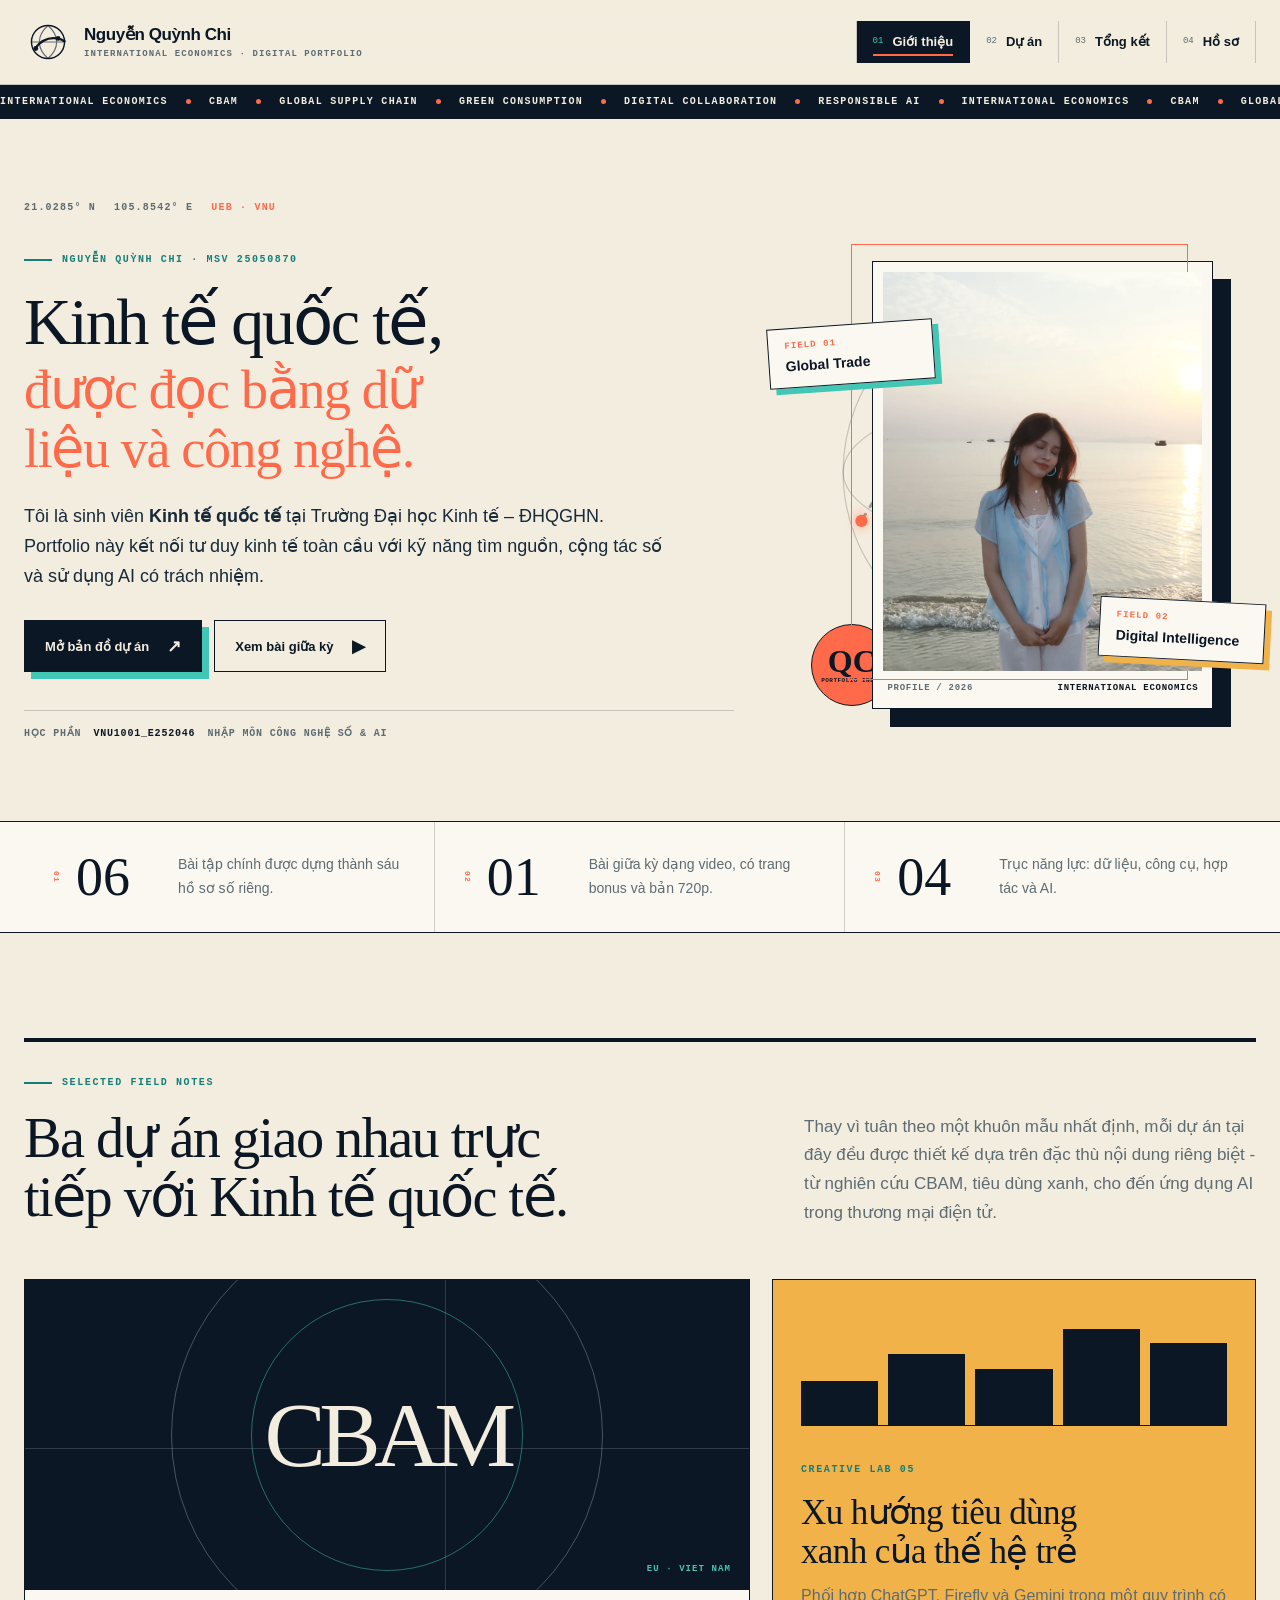
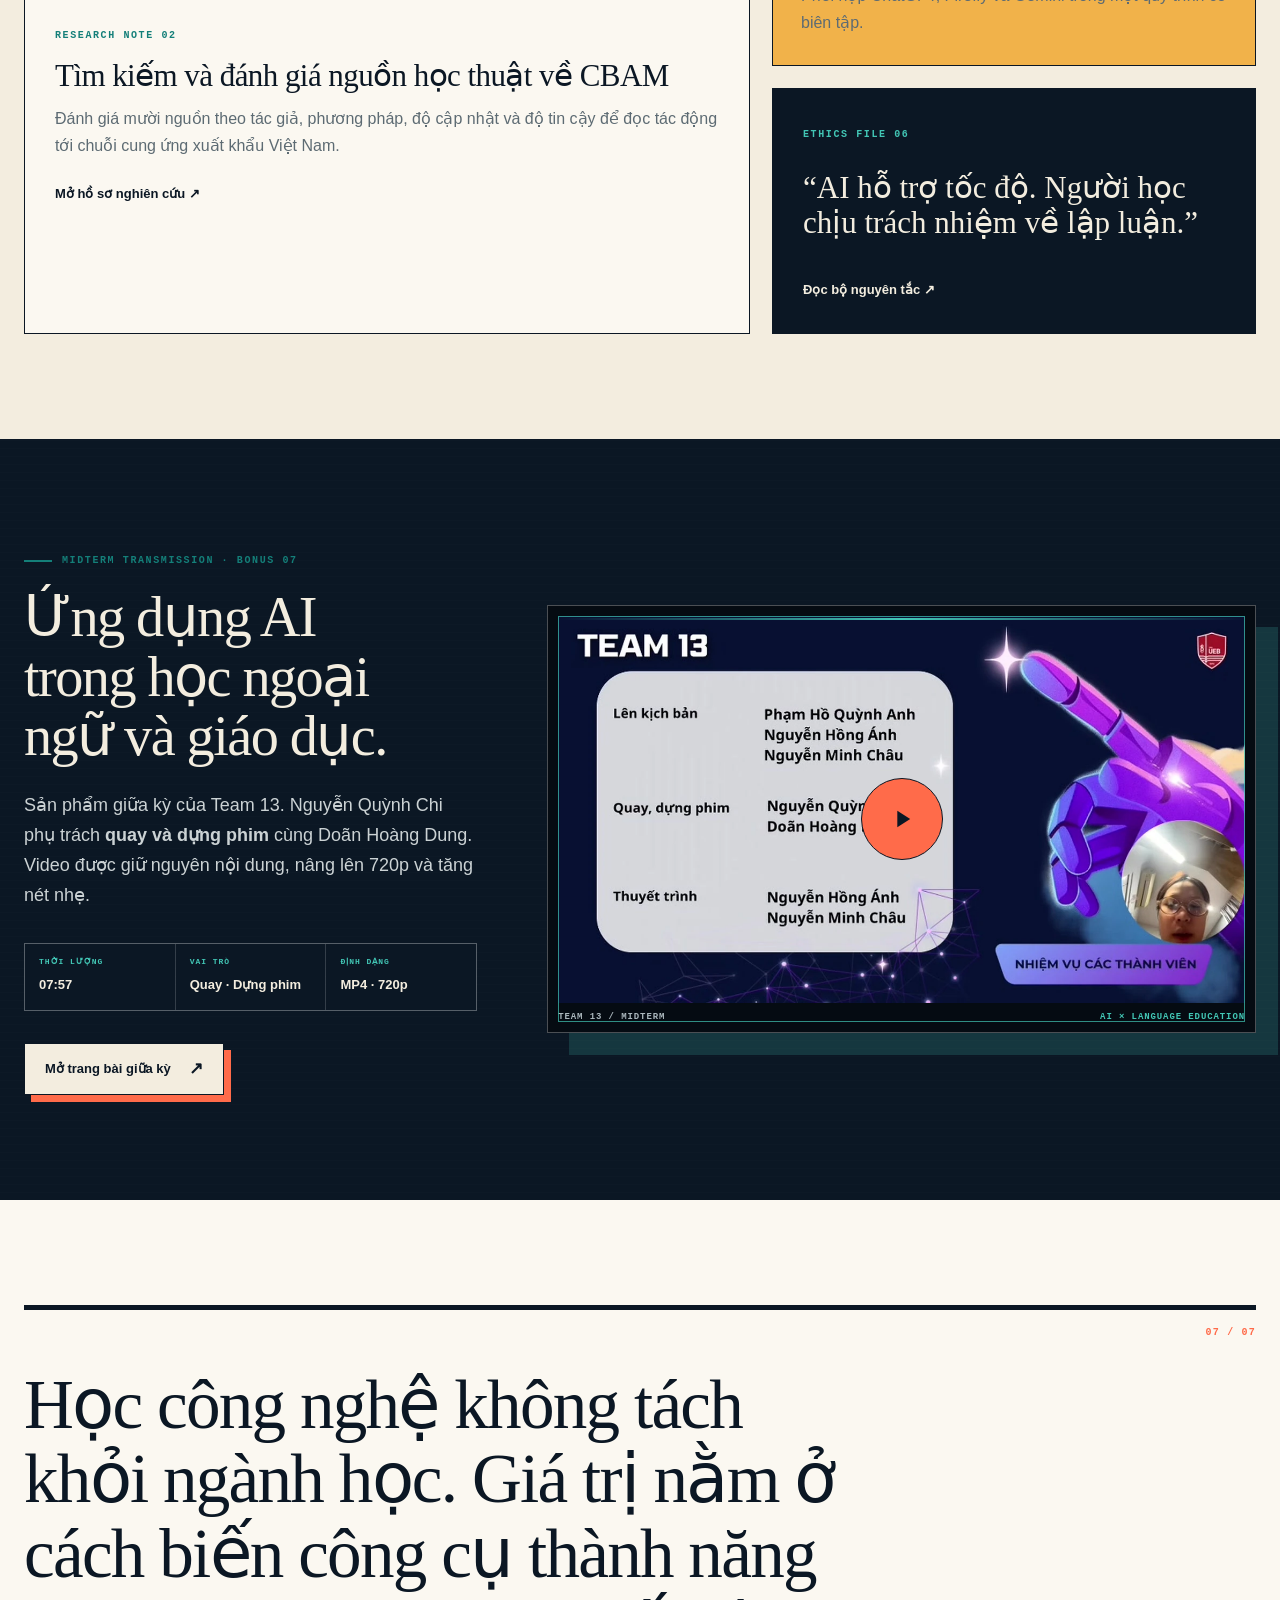
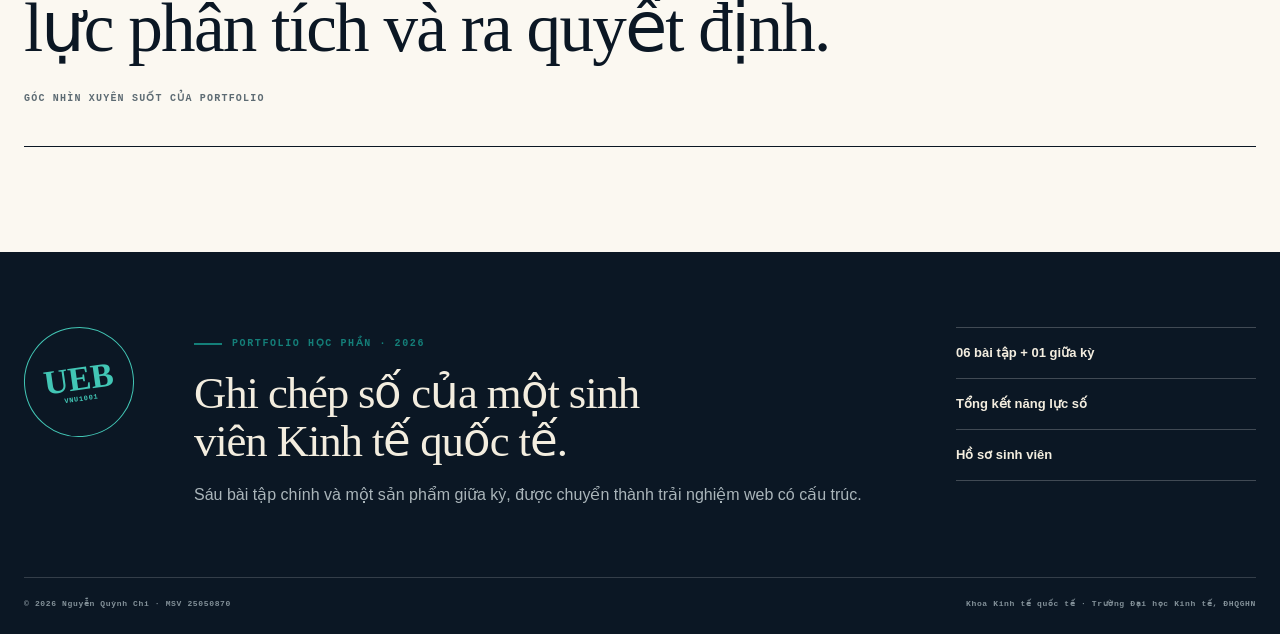
<file: index.html>
<!doctype html><html lang="vi"><head><meta charset="utf-8"><meta name="viewport" content="width=device-width,initial-scale=1"><meta name="theme-color" content="#0b1724"><link rel="icon" href="assets/images/favicon.svg" type="image/svg+xml"><link rel="stylesheet" href="assets/css/styles.css"><meta name="description" content="Portfolio học tập của Nguyễn Quỳnh Chi, sinh viên Kinh tế quốc tế tại Trường Đại học Kinh tế – ĐHQGHN."><title>Nguyễn Quỳnh Chi | Portfolio Kinh tế quốc tế</title></head><body class="home-page"><a class="skip-link" href="#main">Bỏ qua điều hướng</a>
<div class="progress" aria-hidden="true"></div>
<div class="site-atmosphere" aria-hidden="true"><span></span><span></span><span></span></div>
<header class="site-header">
  <div class="nav container">
    <a class="brand" href="index.html" aria-label="Về trang giới thiệu của Nguyễn Quỳnh Chi">
      <span class="brand-mark"><svg viewBox="0 0 64 64" aria-hidden="true" focusable="false">
  <circle cx="32" cy="32" r="23" fill="none" stroke="currentColor" stroke-width="2"/>
  <path d="M9 32h46M32 9c8 7 12 14.5 12 23S40 48 32 55M32 9c-8 7-12 14.5-12 23S24 48 32 55" fill="none" stroke="currentColor" stroke-width="1.6" opacity=".62"/>
  <path d="M14 41c8-11 18-16 31-14 4 .7 7.2 2 10 4" fill="none" stroke="currentColor" stroke-width="3.4" stroke-linecap="round"/>
  <circle cx="15" cy="41" r="3.4" fill="currentColor"/><circle cx="46" cy="27" r="3.4" fill="currentColor"/>
</svg></span>
      <span class="brand-copy"><span>Nguyễn Quỳnh Chi</span><small>International Economics · Digital Portfolio</small></span>
    </a>
    <button class="nav-toggle" aria-label="Mở menu" aria-expanded="false"><span></span></button>
    <nav class="nav-links" aria-label="Điều hướng chính">
      <a href="index.html"><span>01</span>Giới thiệu</a>
      <a href="projects.html"><span>02</span>Dự án</a>
      <a href="reflection.html"><span>03</span>Tổng kết</a>
      <a href="contact.html"><span>04</span>Hồ sơ</a>
    </nav>
  </div>
</header>
<div class="trade-ticker" aria-label="Các chủ đề nổi bật trong portfolio">
  <div class="ticker-track">
    <span>INTERNATIONAL ECONOMICS</span><i></i><span>CBAM</span><i></i><span>GLOBAL SUPPLY CHAIN</span><i></i><span>GREEN CONSUMPTION</span><i></i><span>DIGITAL COLLABORATION</span><i></i><span>RESPONSIBLE AI</span><i></i>
    <span aria-hidden="true">INTERNATIONAL ECONOMICS</span><i aria-hidden="true"></i><span aria-hidden="true">CBAM</span><i aria-hidden="true"></i><span aria-hidden="true">GLOBAL SUPPLY CHAIN</span><i aria-hidden="true"></i><span aria-hidden="true">GREEN CONSUMPTION</span><i aria-hidden="true"></i><span aria-hidden="true">DIGITAL COLLABORATION</span><i aria-hidden="true"></i><span aria-hidden="true">RESPONSIBLE AI</span><i aria-hidden="true"></i>
  </div>
</div><main id="main">
<section class="hero trade-hero">
  <div class="container hero-grid">
    <div class="hero-copy reveal">
      <div class="hero-coordinate"><span>21.0285° N</span><span>105.8542° E</span><span>UEB · VNU</span></div>
      <span class="eyebrow">Nguyễn Quỳnh Chi · MSV 25050870</span>
      <h1><span>Kinh tế quốc tế,</span><em>được đọc bằng dữ liệu và công nghệ.</em></h1>
      <p class="hero-lead">Tôi là sinh viên <strong>Kinh tế quốc tế</strong> tại Trường Đại học Kinh tế – ĐHQGHN. Portfolio này kết nối tư duy kinh tế toàn cầu với kỹ năng tìm nguồn, cộng tác số và sử dụng AI có trách nhiệm.</p>
      <div class="hero-actions"><a class="btn btn-primary" href="projects.html">Mở bản đồ dự án<span aria-hidden="true">↗</span></a><a class="btn btn-secondary" href="project-midterm.html">Xem bài giữa kỳ<span aria-hidden="true">▶</span></a></div>
      <div class="hero-footnote"><span>Học phần</span><strong>VNU1001_E252046</strong><span>Nhập môn Công nghệ số & AI</span></div>
    </div>
    <div class="hero-art reveal" data-parallax>
      <div class="world-orbit" aria-hidden="true">
        <svg viewBox="0 0 620 620">
          <defs><linearGradient id="route" x1="0" y1="0" x2="1" y2="1"><stop stop-color="#42c6b5"/><stop offset="1" stop-color="#ff6b4a"/></linearGradient></defs>
          <circle class="globe-ring" cx="310" cy="310" r="230"/><ellipse class="globe-line" cx="310" cy="310" rx="230" ry="94"/><ellipse class="globe-line" cx="310" cy="310" rx="102" ry="230"/><path class="route route-a" d="M104 374C220 176 388 162 525 268"/><path class="route route-b" d="M122 244C278 356 395 430 534 344"/><circle class="node node-a" cx="104" cy="374" r="8"/><circle class="node node-b" cx="525" cy="268" r="8"/><circle class="node node-c" cx="534" cy="344" r="6"/>
        </svg>
      </div>
      <figure class="portrait-frame"><img src="assets/images/avatar.webp" alt="Nguyễn Quỳnh Chi chụp ảnh bên bờ biển"><figcaption><span>Profile / 2026</span><strong>International Economics</strong></figcaption></figure>
      <div class="market-tag tag-one"><small>FIELD 01</small><strong>Global Trade</strong></div>
      <div class="market-tag tag-two"><small>FIELD 02</small><strong>Digital Intelligence</strong></div>
      <div class="index-chip"><span>QC</span><small>PORTFOLIO INDEX</small></div>
    </div>
  </div>
</section>
<section class="stats market-strip"><div class="container stats-grid">
  <article class="stat reveal"><span class="stat-code">01</span><strong>06</strong><p>Bài tập chính được dựng thành sáu hồ sơ số riêng.</p></article>
  <article class="stat reveal"><span class="stat-code">02</span><strong>01</strong><p>Bài giữa kỳ dạng video, có trang bonus và bản 720p.</p></article>
  <article class="stat reveal"><span class="stat-code">03</span><strong>04</strong><p>Trục năng lực: dữ liệu, công cụ, hợp tác và AI.</p></article>
</div></section>
<section class="section dossier-section">
  <div class="container">
    <div class="section-head editorial-head"><div><span class="eyebrow">Selected field notes</span><h2>Ba dự án giao nhau trực tiếp với Kinh tế quốc tế.</h2></div><p>Thay vì tuân theo một khuôn mẫu nhất định, mỗi dự án tại đây đều được thiết kế dựa trên đặc thù nội dung riêng biệt - từ nghiên cứu CBAM, tiêu dùng xanh, cho đến ứng dụng AI trong thương mại điện tử.</p></div>
    <div class="field-grid">
      <a class="field-note field-note--lead reveal" href="project-2.html"><div class="field-visual"><span class="map-axis axis-x"></span><span class="map-axis axis-y"></span><b>CBAM</b><small>EU · VIET NAM</small></div><div class="field-content"><span class="project-index">RESEARCH NOTE 02</span><h3>Tìm kiếm và đánh giá nguồn học thuật về CBAM</h3><p>Đánh giá mười nguồn theo tác giả, phương pháp, độ cập nhật và độ tin cậy để đọc tác động tới chuỗi cung ứng xuất khẩu Việt Nam.</p><span class="text-link">Mở hồ sơ nghiên cứu ↗</span></div></a>
      <a class="field-note field-note--data reveal" href="project-5.html"><div class="mini-chart" aria-hidden="true"><i style="--h:38%"></i><i style="--h:61%"></i><i style="--h:48%"></i><i style="--h:82%"></i><i style="--h:70%"></i></div><span class="project-index">CREATIVE LAB 05</span><h3>Xu hướng tiêu dùng xanh của thế hệ trẻ</h3><p>Phối hợp ChatGPT, Firefly và Gemini trong một quy trình có biên tập.</p></a>
      <a class="field-note field-note--quote reveal" href="project-6.html"><span class="project-index">ETHICS FILE 06</span><blockquote>“AI hỗ trợ tốc độ. Người học chịu trách nhiệm về lập luận.”</blockquote><span class="text-link">Đọc bộ nguyên tắc ↗</span></a>
    </div>
  </div>
</section>
<section class="section midterm-feature" id="video">
  <div class="container midterm-grid">
    <div class="midterm-copy reveal"><span class="eyebrow">Midterm transmission · Bonus 07</span><h2>Ứng dụng AI trong học ngoại ngữ và giáo dục.</h2><p>Sản phẩm giữa kỳ của Team 13. Nguyễn Quỳnh Chi phụ trách <strong>quay và dựng phim</strong> cùng Doãn Hoàng Dung. Video được giữ nguyên nội dung, nâng lên 720p và tăng nét nhẹ.</p><dl><div><dt>Thời lượng</dt><dd>07:57</dd></div><div><dt>Vai trò</dt><dd>Quay · Dựng phim</dd></div><div><dt>Định dạng</dt><dd>MP4 · 720p</dd></div></dl><a class="btn btn-primary" href="project-midterm.html">Mở trang bài giữa kỳ<span aria-hidden="true">↗</span></a></div>
    <a class="broadcast-card reveal" href="project-midterm.html" aria-label="Mở bài giữa kỳ: Ứng dụng AI trong học ngoại ngữ và giáo dục"><img src="assets/images/video-poster.webp" alt="Khung hình video giữa kỳ của Team 13"><span class="broadcast-scan" aria-hidden="true"></span><span class="play-disc" aria-hidden="true"><svg viewBox="0 0 24 24"><path d="M8 5v14l11-7z" fill="currentColor"/></svg></span><div class="broadcast-meta"><span>TEAM 13 / MIDTERM</span><strong>AI × LANGUAGE EDUCATION</strong></div></a>
  </div>
</section>
<section class="section closing-manifesto"><div class="container"><div class="quote reveal"><span class="quote-no">07 / 07</span><blockquote>Học công nghệ không tách khỏi ngành học. Giá trị nằm ở cách biến công cụ thành năng lực phân tích và ra quyết định.</blockquote><cite>Góc nhìn xuyên suốt của portfolio</cite></div></div></section></main><footer class="footer">
  <div class="container footer-grid">
    <div class="footer-stamp" aria-hidden="true"><span>UEB</span><small>VNU1001</small></div>
    <div>
      <span class="eyebrow">Portfolio học phần · 2026</span>
      <h2>Ghi chép số của một sinh viên Kinh tế quốc tế.</h2>
      <p>Sáu bài tập chính và một sản phẩm giữa kỳ, được chuyển thành trải nghiệm web có cấu trúc.</p>
    </div>
    <div class="footer-links">
      <a href="projects.html">06 bài tập + 01 giữa kỳ</a>
      <a href="reflection.html">Tổng kết năng lực số</a>
      <a href="contact.html">Hồ sơ sinh viên</a>
    </div>
  </div>
  <div class="container footer-bottom"><span>© 2026 Nguyễn Quỳnh Chi · MSV 25050870</span><span>Khoa Kinh tế quốc tế · Trường Đại học Kinh tế, ĐHQGHN</span></div>
</footer><div class="lightbox" role="dialog" aria-modal="true" aria-label="Xem ảnh minh chứng"><button class="lightbox-close" aria-label="Đóng">×</button><img alt=""></div><script src="assets/js/main.js"></script></body></html>
</file>
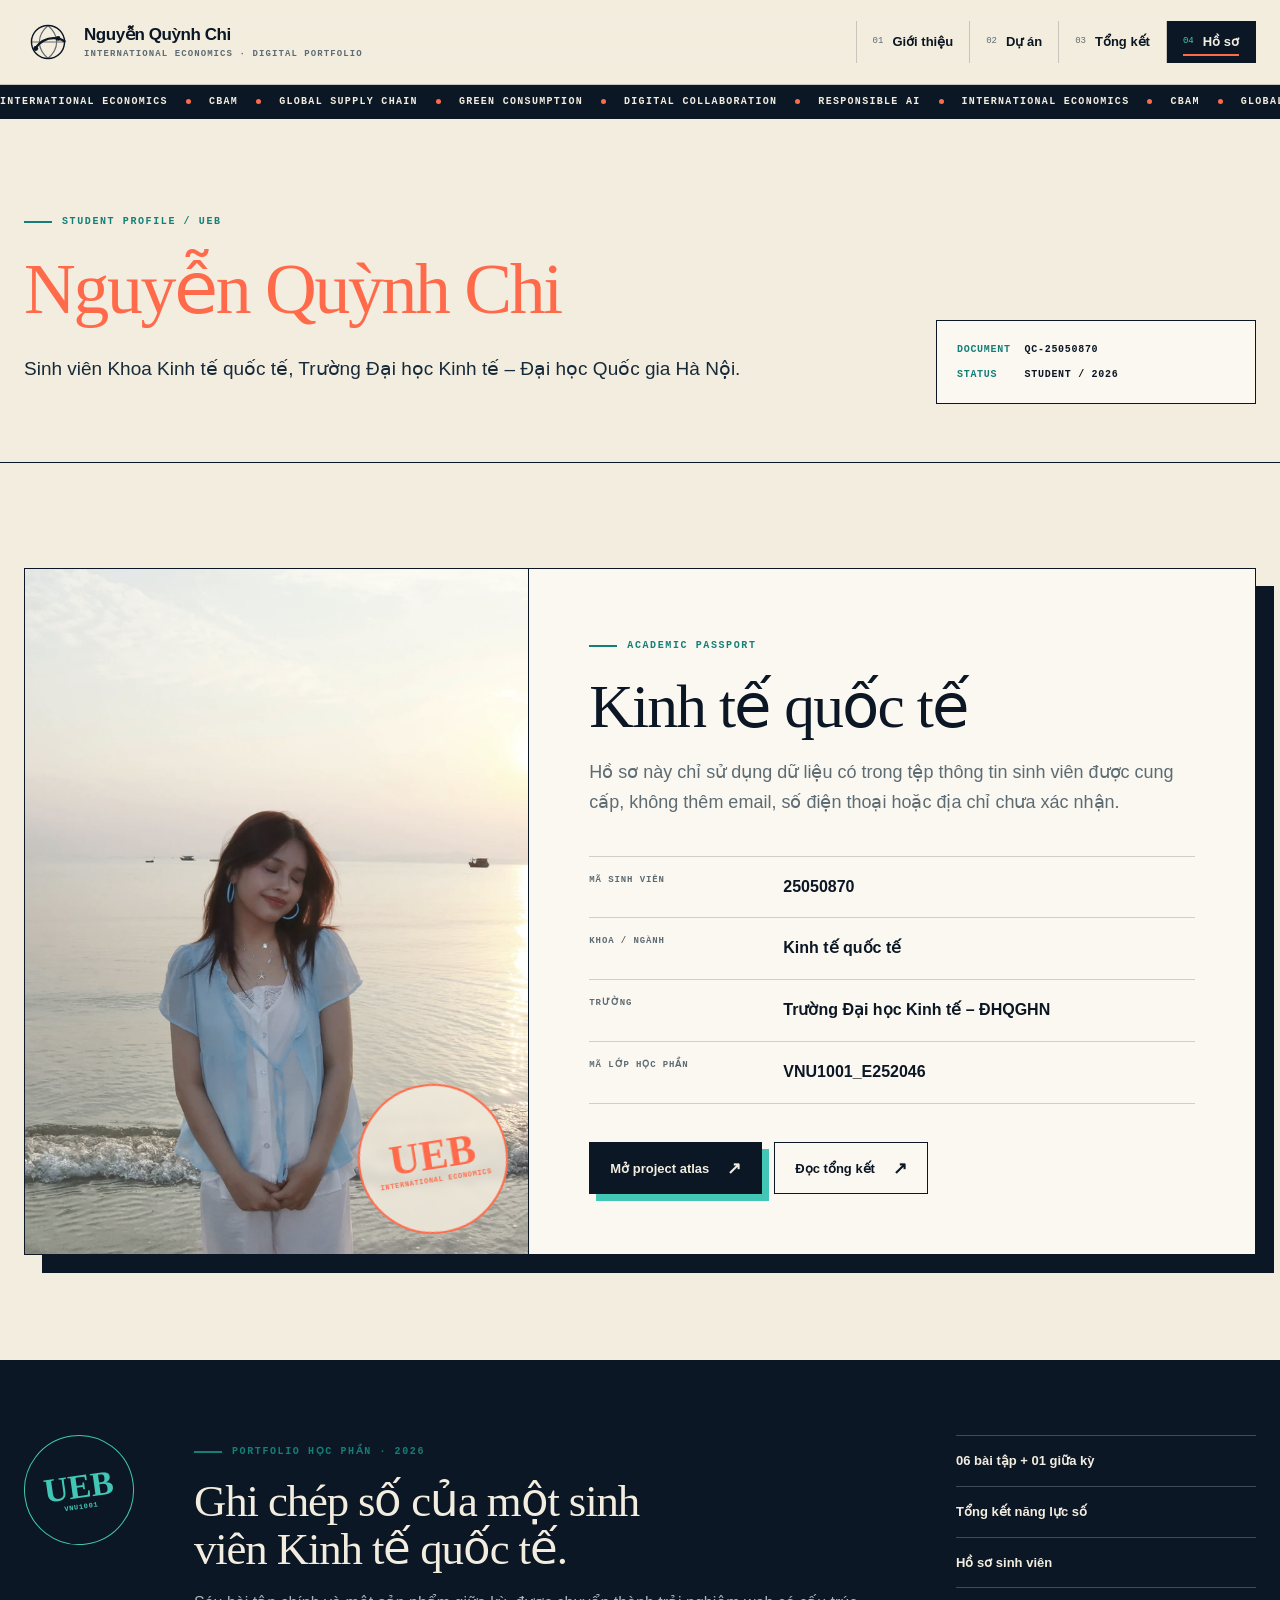
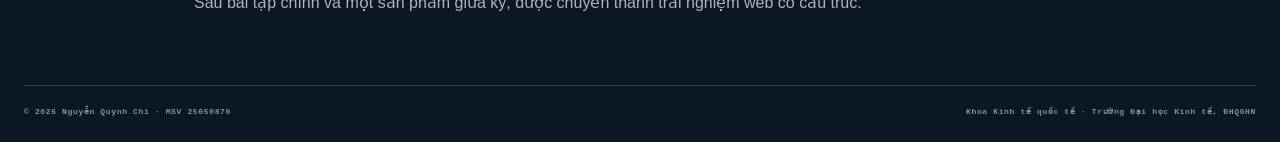
<file: contact.html>
<!doctype html><html lang="vi"><head><meta charset="utf-8"><meta name="viewport" content="width=device-width,initial-scale=1"><meta name="theme-color" content="#0b1724"><link rel="icon" href="assets/images/favicon.svg" type="image/svg+xml"><link rel="stylesheet" href="assets/css/styles.css"><meta name="description" content="Hồ sơ sinh viên Nguyễn Quỳnh Chi, Khoa Kinh tế quốc tế, Trường Đại học Kinh tế – ĐHQGHN."><title>Hồ sơ | Nguyễn Quỳnh Chi</title></head><body class="contact-page"><a class="skip-link" href="#main">Bỏ qua điều hướng</a>
<div class="progress" aria-hidden="true"></div>
<div class="site-atmosphere" aria-hidden="true"><span></span><span></span><span></span></div>
<header class="site-header">
  <div class="nav container">
    <a class="brand" href="index.html" aria-label="Về trang giới thiệu của Nguyễn Quỳnh Chi">
      <span class="brand-mark"><svg viewBox="0 0 64 64" aria-hidden="true" focusable="false">
  <circle cx="32" cy="32" r="23" fill="none" stroke="currentColor" stroke-width="2"/>
  <path d="M9 32h46M32 9c8 7 12 14.5 12 23S40 48 32 55M32 9c-8 7-12 14.5-12 23S24 48 32 55" fill="none" stroke="currentColor" stroke-width="1.6" opacity=".62"/>
  <path d="M14 41c8-11 18-16 31-14 4 .7 7.2 2 10 4" fill="none" stroke="currentColor" stroke-width="3.4" stroke-linecap="round"/>
  <circle cx="15" cy="41" r="3.4" fill="currentColor"/><circle cx="46" cy="27" r="3.4" fill="currentColor"/>
</svg></span>
      <span class="brand-copy"><span>Nguyễn Quỳnh Chi</span><small>International Economics · Digital Portfolio</small></span>
    </a>
    <button class="nav-toggle" aria-label="Mở menu" aria-expanded="false"><span></span></button>
    <nav class="nav-links" aria-label="Điều hướng chính">
      <a href="index.html"><span>01</span>Giới thiệu</a>
      <a href="projects.html"><span>02</span>Dự án</a>
      <a href="reflection.html"><span>03</span>Tổng kết</a>
      <a href="contact.html"><span>04</span>Hồ sơ</a>
    </nav>
  </div>
</header>
<div class="trade-ticker" aria-label="Các chủ đề nổi bật trong portfolio">
  <div class="ticker-track">
    <span>INTERNATIONAL ECONOMICS</span><i></i><span>CBAM</span><i></i><span>GLOBAL SUPPLY CHAIN</span><i></i><span>GREEN CONSUMPTION</span><i></i><span>DIGITAL COLLABORATION</span><i></i><span>RESPONSIBLE AI</span><i></i>
    <span aria-hidden="true">INTERNATIONAL ECONOMICS</span><i aria-hidden="true"></i><span aria-hidden="true">CBAM</span><i aria-hidden="true"></i><span aria-hidden="true">GLOBAL SUPPLY CHAIN</span><i aria-hidden="true"></i><span aria-hidden="true">GREEN CONSUMPTION</span><i aria-hidden="true"></i><span aria-hidden="true">DIGITAL COLLABORATION</span><i aria-hidden="true"></i><span aria-hidden="true">RESPONSIBLE AI</span><i aria-hidden="true"></i>
  </div>
</div><main id="main">
<section class="page-hero profile-hero"><div class="container page-hero-grid"><div><span class="eyebrow">Student profile / UEB</span><h1>Nguyễn Quỳnh Chi</h1><p class="page-intro">Sinh viên Khoa Kinh tế quốc tế, Trường Đại học Kinh tế – Đại học Quốc gia Hà Nội.</p></div><div class="page-note passport-code"><span>DOCUMENT</span><strong>QC-25050870</strong><span>STATUS</span><strong>STUDENT / 2026</strong></div></div></section>
<section class="section profile-section"><div class="container"><div class="contact-card reveal"><div class="contact-photo"><img src="assets/images/avatar-portrait.webp" alt="Chân dung Nguyễn Quỳnh Chi"><div class="photo-stamp"><span>UEB</span><small>INTERNATIONAL ECONOMICS</small></div></div><div class="profile-copy"><span class="eyebrow">Academic passport</span><h2>Kinh tế quốc tế</h2><p>Hồ sơ này chỉ sử dụng dữ liệu có trong tệp thông tin sinh viên được cung cấp, không thêm email, số điện thoại hoặc địa chỉ chưa xác nhận.</p><dl class="info-list"><div class="info-row"><dt>Mã sinh viên</dt><dd>25050870</dd></div><div class="info-row"><dt>Khoa / ngành</dt><dd>Kinh tế quốc tế</dd></div><div class="info-row"><dt>Trường</dt><dd>Trường Đại học Kinh tế – ĐHQGHN</dd></div><div class="info-row"><dt>Mã lớp học phần</dt><dd>VNU1001_E252046</dd></div></dl><div class="hero-actions"><a class="btn btn-primary" href="projects.html">Mở project atlas<span aria-hidden="true">↗</span></a><a class="btn btn-secondary" href="reflection.html">Đọc tổng kết<span aria-hidden="true">↗</span></a></div></div></div></div></section></main><footer class="footer">
  <div class="container footer-grid">
    <div class="footer-stamp" aria-hidden="true"><span>UEB</span><small>VNU1001</small></div>
    <div>
      <span class="eyebrow">Portfolio học phần · 2026</span>
      <h2>Ghi chép số của một sinh viên Kinh tế quốc tế.</h2>
      <p>Sáu bài tập chính và một sản phẩm giữa kỳ, được chuyển thành trải nghiệm web có cấu trúc.</p>
    </div>
    <div class="footer-links">
      <a href="projects.html">06 bài tập + 01 giữa kỳ</a>
      <a href="reflection.html">Tổng kết năng lực số</a>
      <a href="contact.html">Hồ sơ sinh viên</a>
    </div>
  </div>
  <div class="container footer-bottom"><span>© 2026 Nguyễn Quỳnh Chi · MSV 25050870</span><span>Khoa Kinh tế quốc tế · Trường Đại học Kinh tế, ĐHQGHN</span></div>
</footer><div class="lightbox" role="dialog" aria-modal="true" aria-label="Xem ảnh minh chứng"><button class="lightbox-close" aria-label="Đóng">×</button><img alt=""></div><script src="assets/js/main.js"></script></body></html>
</file>
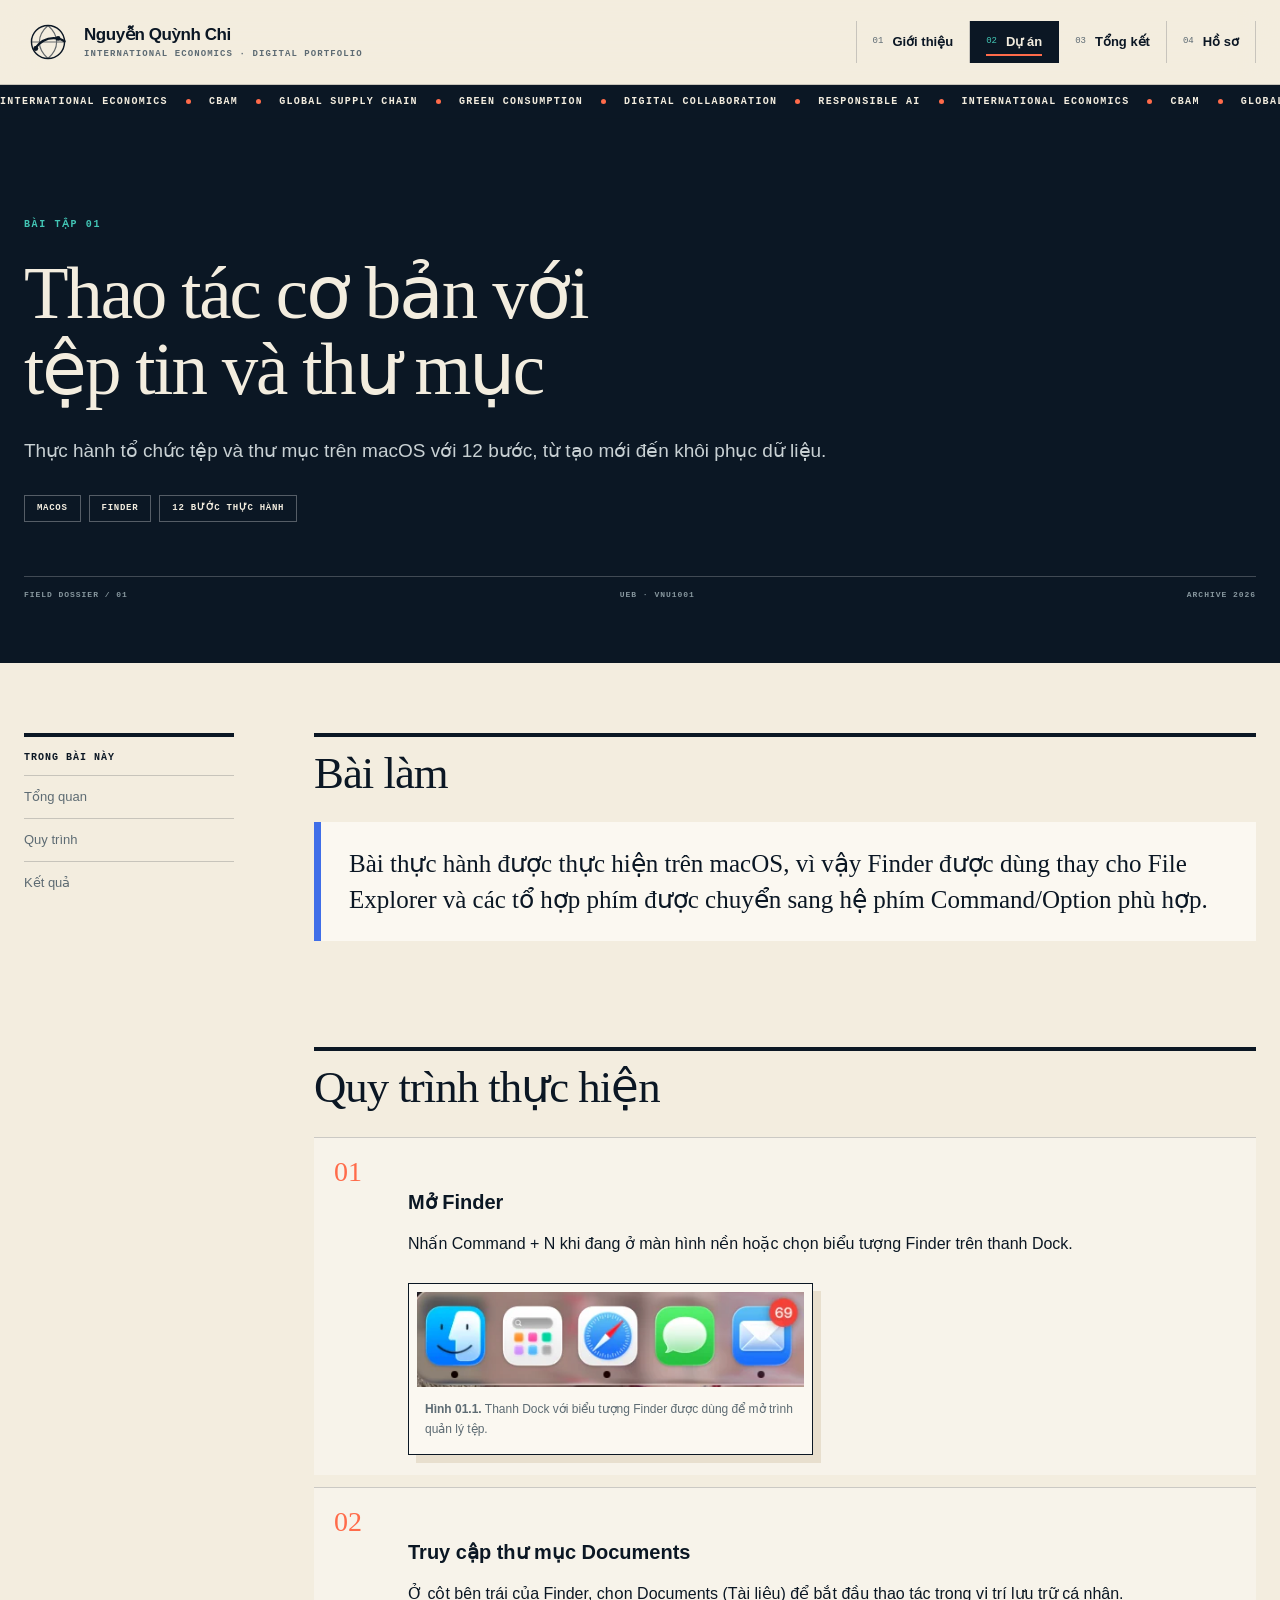
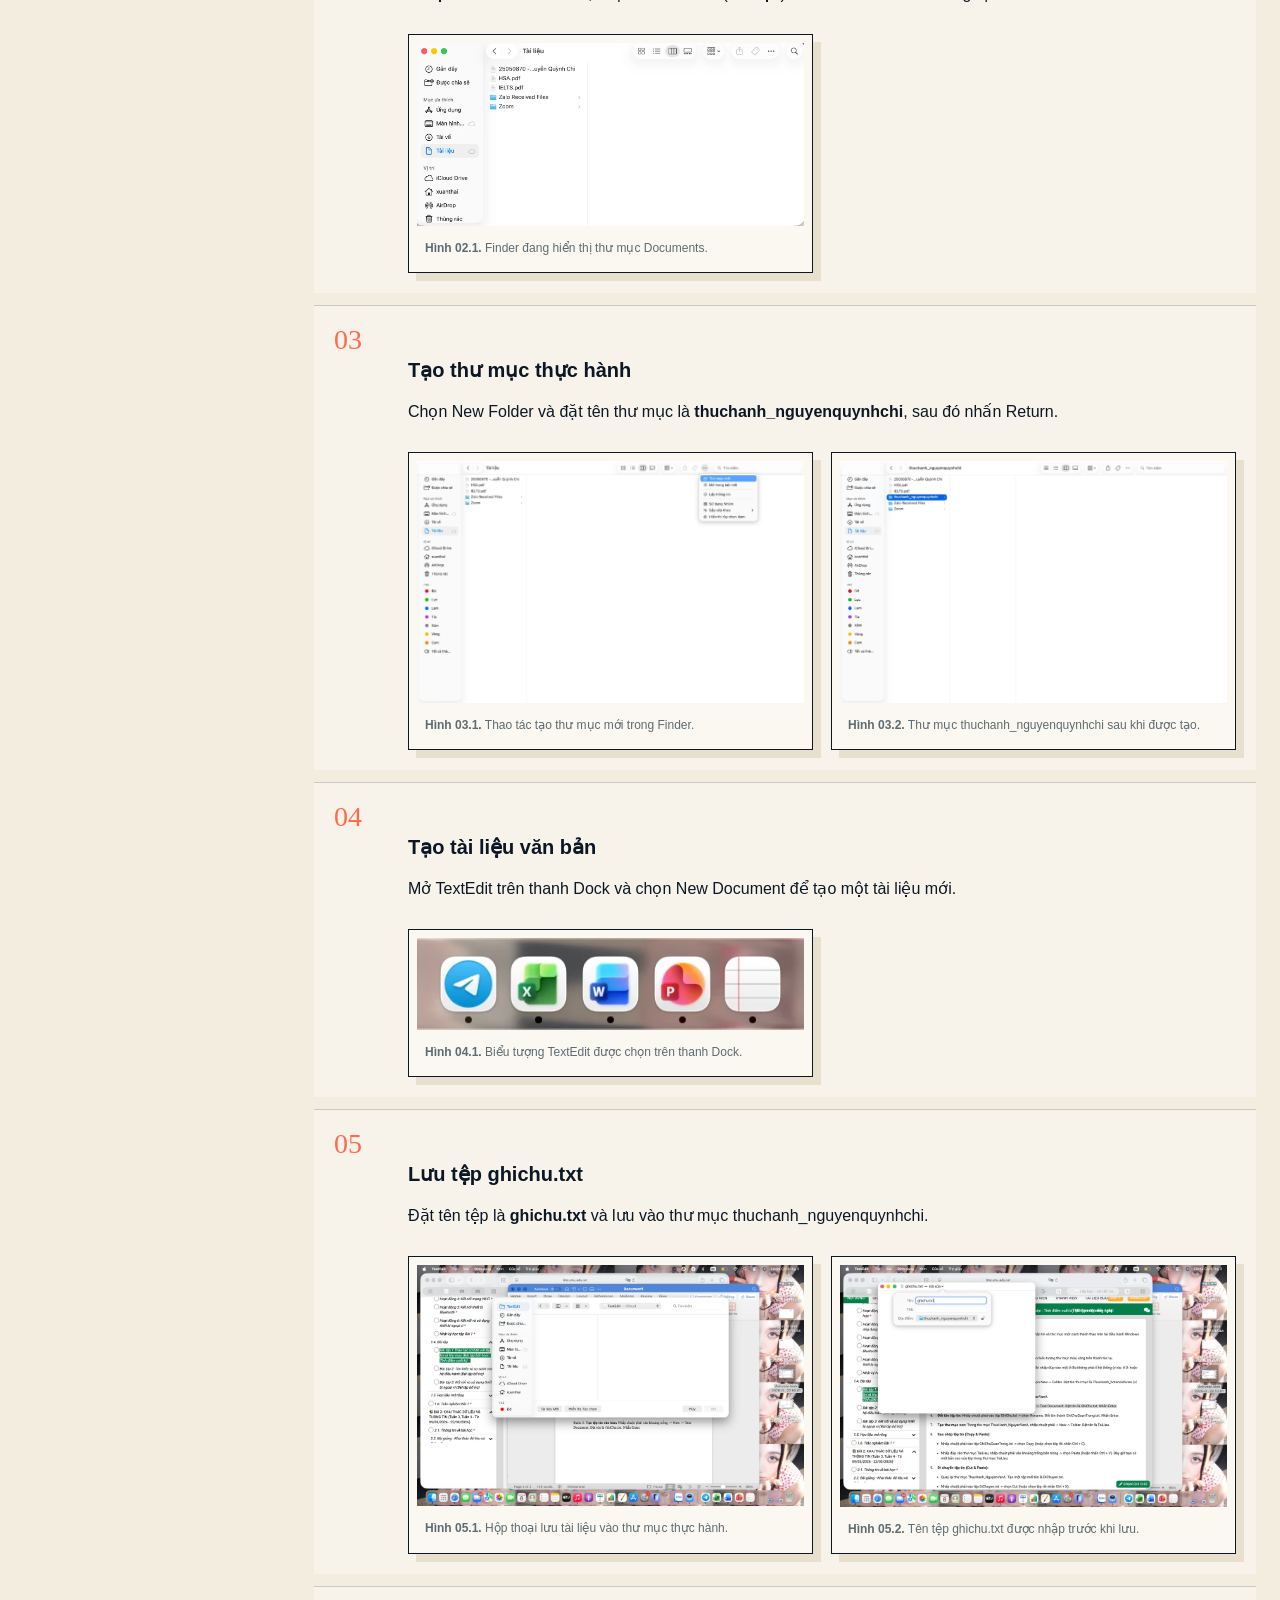
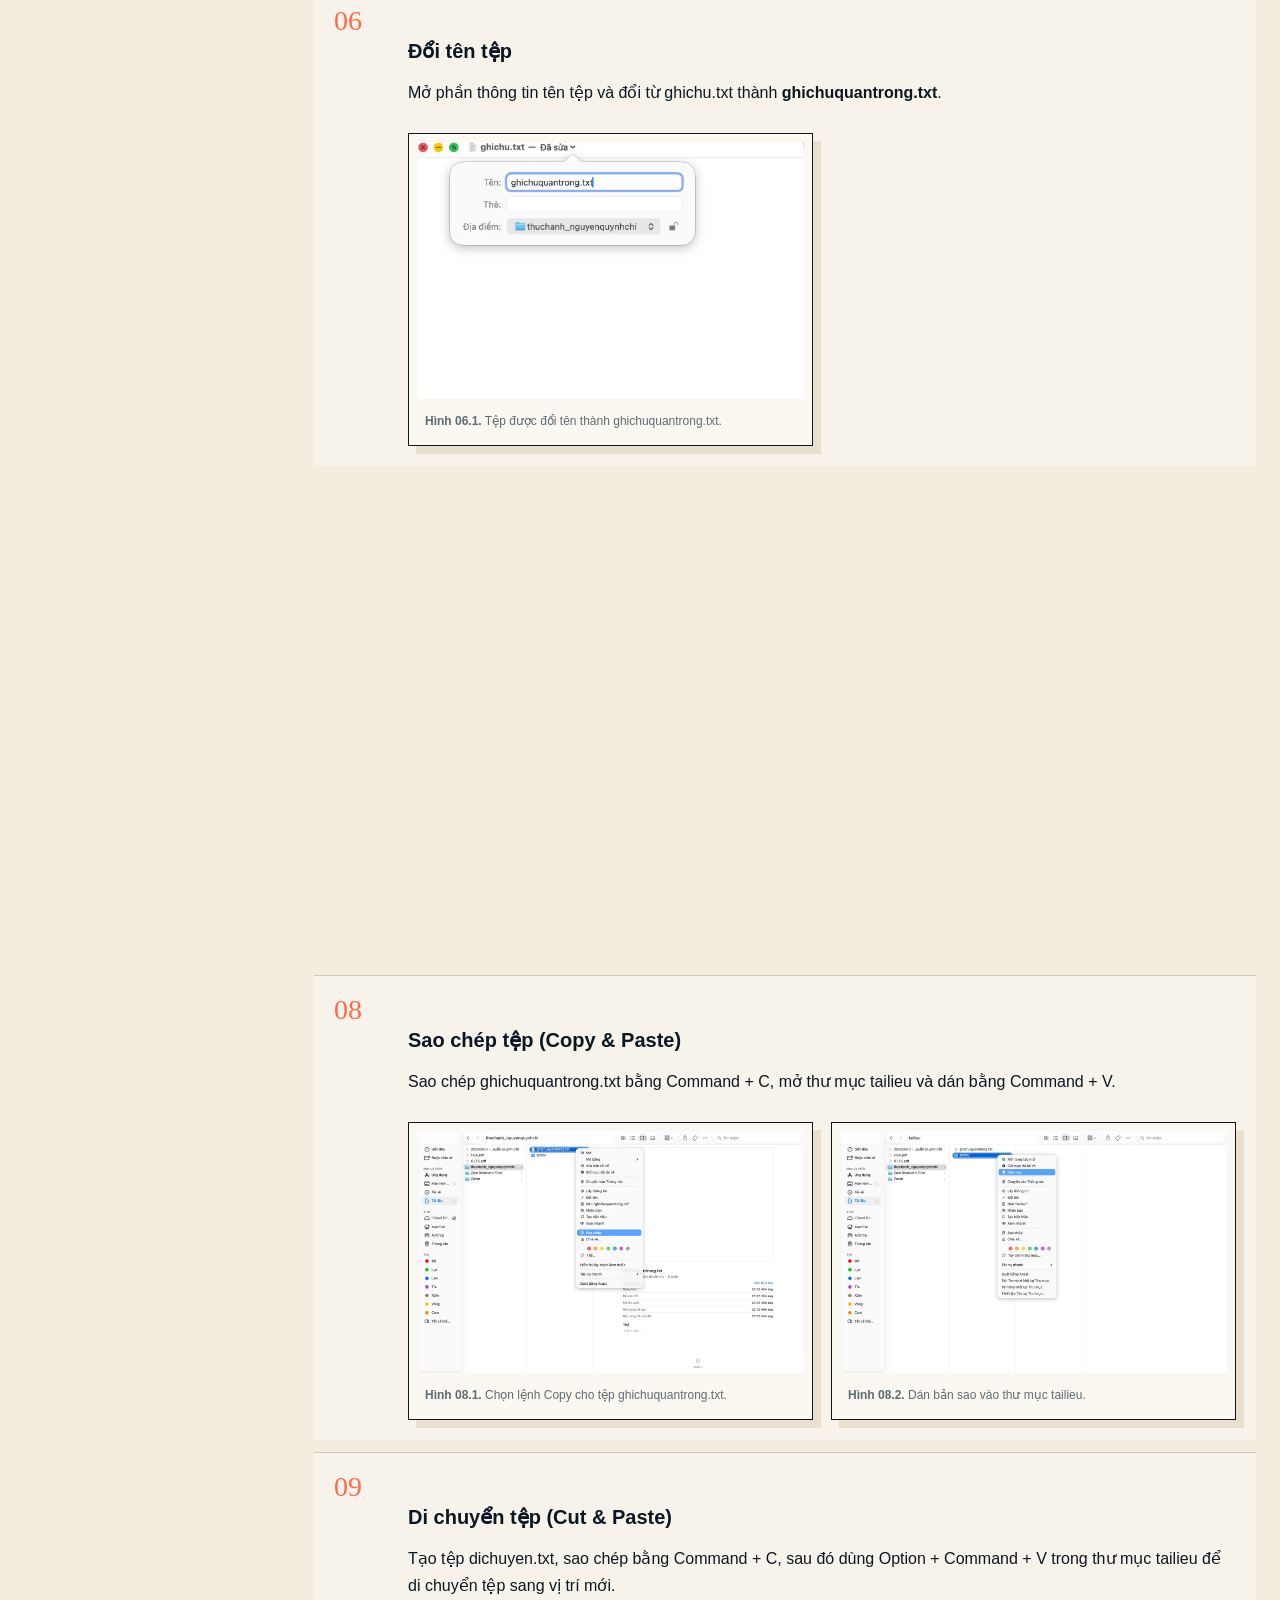
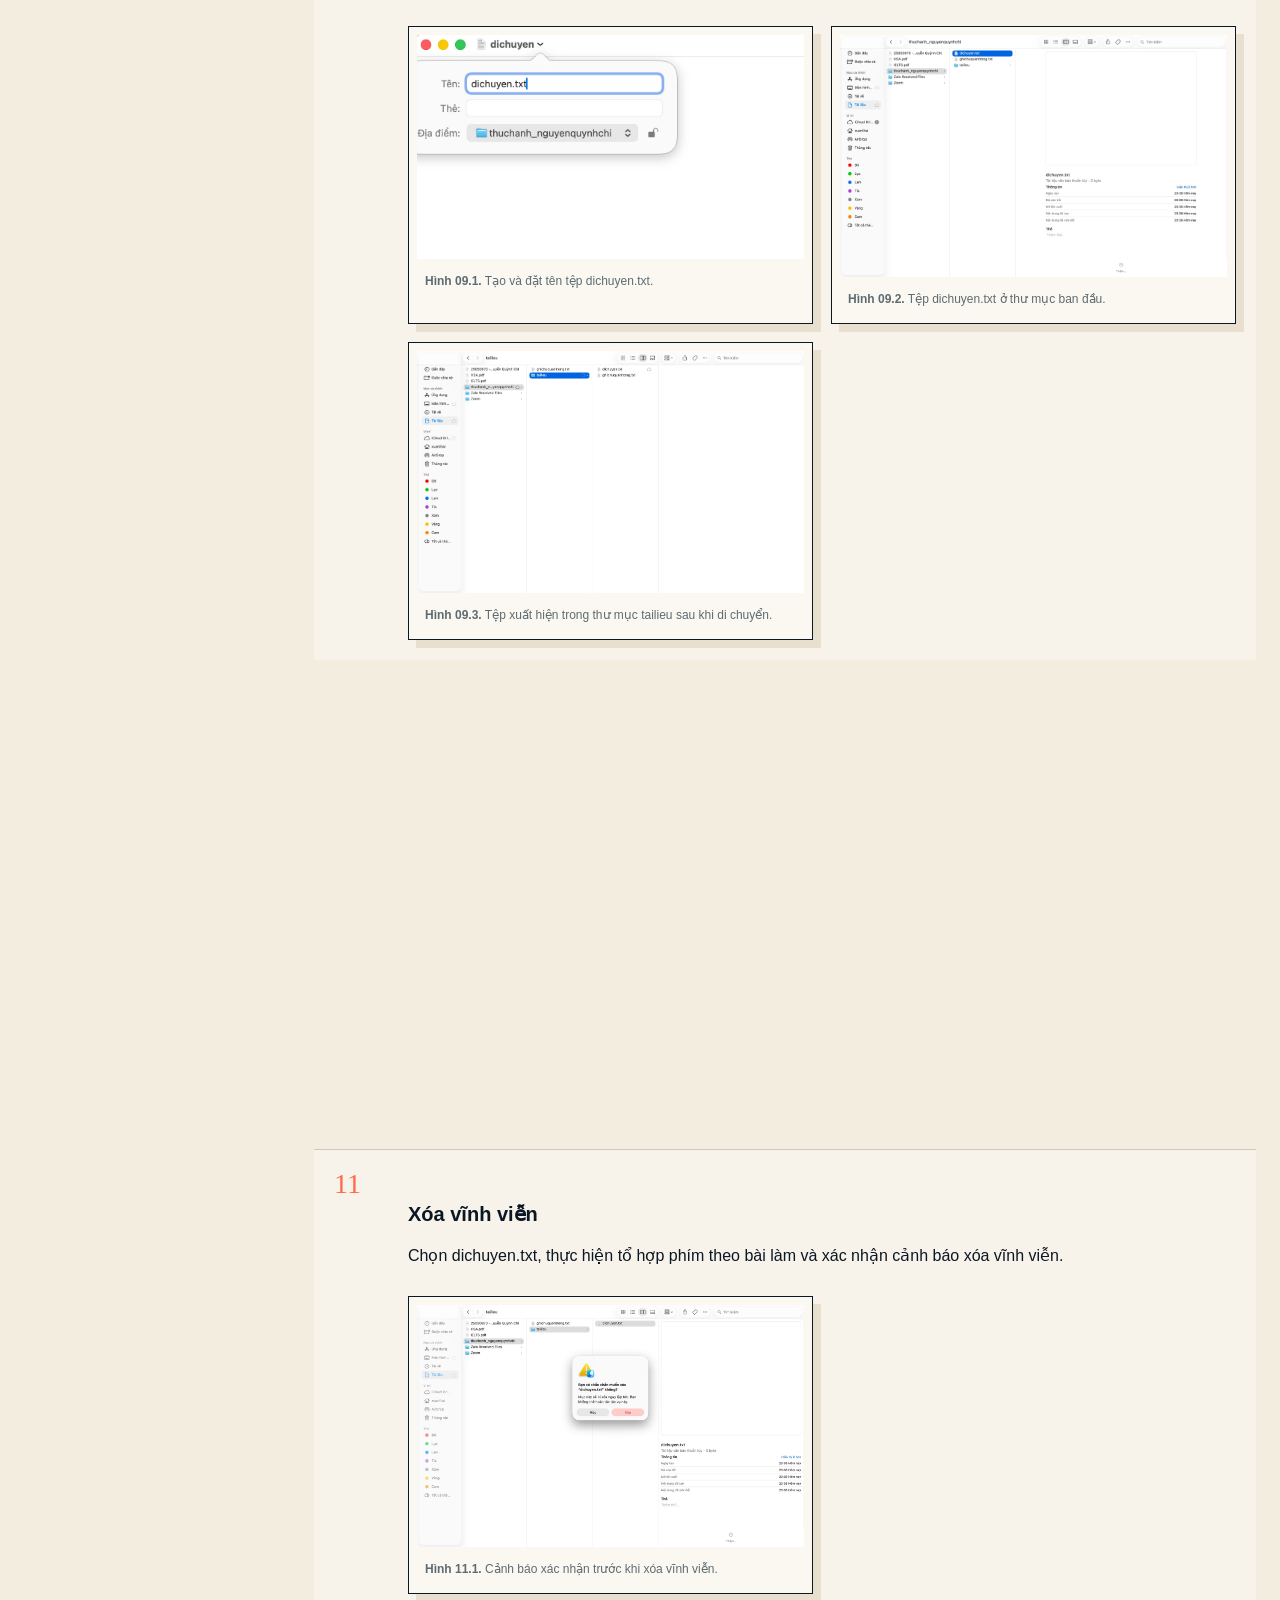
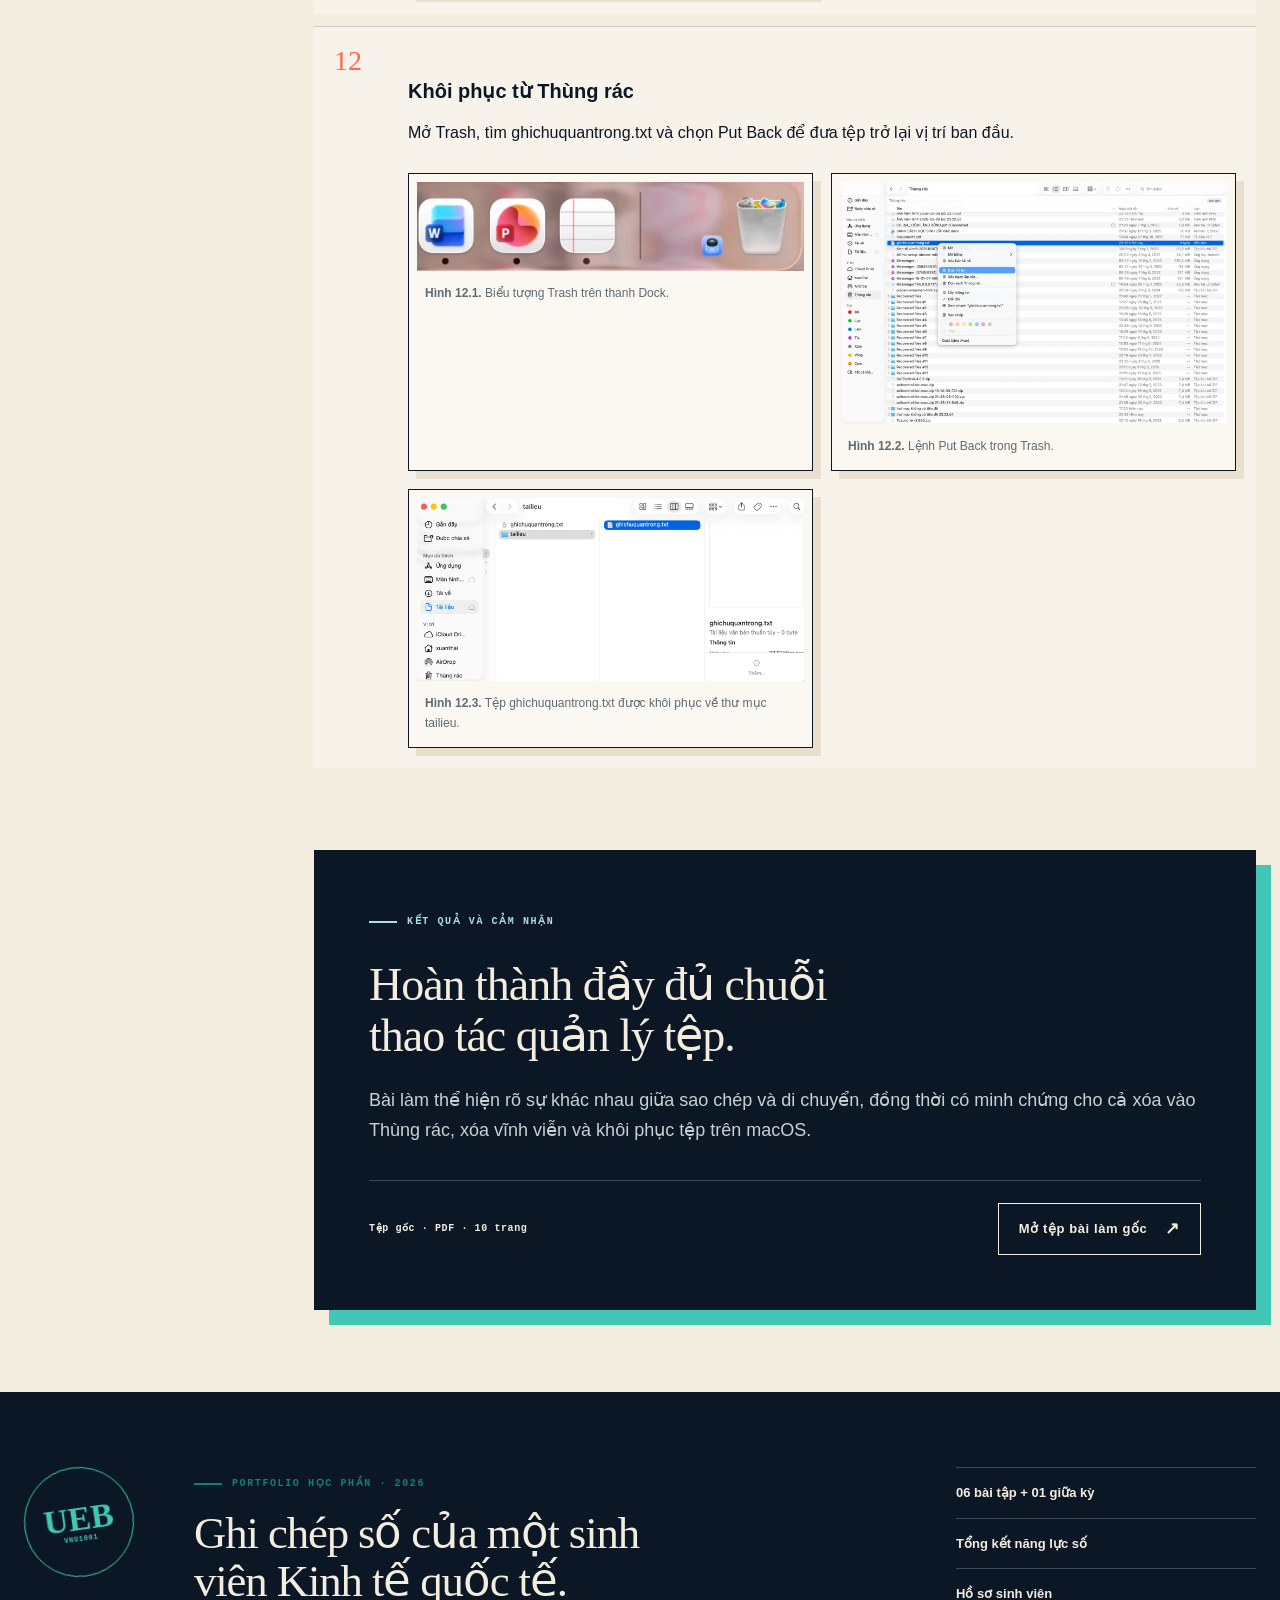
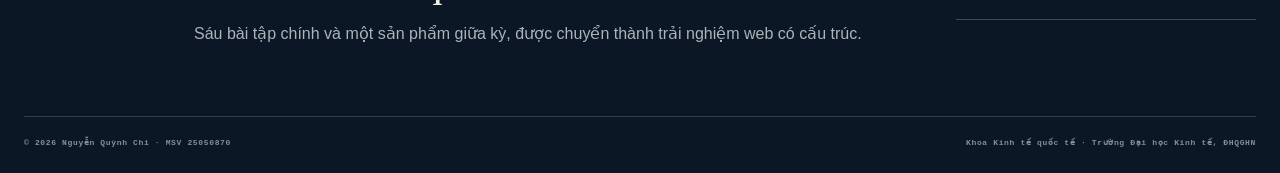
<file: project-1.html>
<!DOCTYPE html>

<html lang="vi"><head><meta charset="utf-8"/><meta content="width=device-width,initial-scale=1" name="viewport"/><meta content="Thực hành tổ chức tệp và thư mục trên macOS với 12 bước, từ tạo mới đến khôi phục dữ liệu." name="description"/><meta content="#0b1724" name="theme-color"/><title>Bài 01: Thao tác cơ bản với tệp tin và thư mục | Nguyễn Quỳnh Chi</title><link href="assets/images/favicon.svg" rel="icon" type="image/svg+xml"/><link href="assets/css/styles.css" rel="stylesheet"/></head><body class="project-page" data-project="1">
<a class="skip-link" href="#main">Bỏ qua điều hướng</a>
<div aria-hidden="true" class="progress"></div>
<div aria-hidden="true" class="site-atmosphere"><span></span><span></span><span></span></div>
<header class="site-header">
<div class="nav container">
<a aria-label="Về trang giới thiệu của Nguyễn Quỳnh Chi" class="brand" href="index.html">
<span class="brand-mark"><svg aria-hidden="true" focusable="false" viewbox="0 0 64 64">
<circle cx="32" cy="32" fill="none" r="23" stroke="currentColor" stroke-width="2"></circle>
<path d="M9 32h46M32 9c8 7 12 14.5 12 23S40 48 32 55M32 9c-8 7-12 14.5-12 23S24 48 32 55" fill="none" opacity=".62" stroke="currentColor" stroke-width="1.6"></path>
<path d="M14 41c8-11 18-16 31-14 4 .7 7.2 2 10 4" fill="none" stroke="currentColor" stroke-linecap="round" stroke-width="3.4"></path>
<circle cx="15" cy="41" fill="currentColor" r="3.4"></circle><circle cx="46" cy="27" fill="currentColor" r="3.4"></circle>
</svg></span>
<span class="brand-copy"><span>Nguyễn Quỳnh Chi</span><small>International Economics · Digital Portfolio</small></span>
</a>
<button aria-expanded="false" aria-label="Mở menu" class="nav-toggle"><span></span></button>
<nav aria-label="Điều hướng chính" class="nav-links">
<a href="index.html"><span>01</span>Giới thiệu</a>
<a href="projects.html"><span>02</span>Dự án</a>
<a href="reflection.html"><span>03</span>Tổng kết</a>
<a href="contact.html"><span>04</span>Hồ sơ</a>
</nav>
</div>
</header>
<div aria-label="Các chủ đề nổi bật trong portfolio" class="trade-ticker">
<div class="ticker-track">
<span>INTERNATIONAL ECONOMICS</span><i></i><span>CBAM</span><i></i><span>GLOBAL SUPPLY CHAIN</span><i></i><span>GREEN CONSUMPTION</span><i></i><span>DIGITAL COLLABORATION</span><i></i><span>RESPONSIBLE AI</span><i></i>
<span aria-hidden="true">INTERNATIONAL ECONOMICS</span><i aria-hidden="true"></i><span aria-hidden="true">CBAM</span><i aria-hidden="true"></i><span aria-hidden="true">GLOBAL SUPPLY CHAIN</span><i aria-hidden="true"></i><span aria-hidden="true">GREEN CONSUMPTION</span><i aria-hidden="true"></i><span aria-hidden="true">DIGITAL COLLABORATION</span><i aria-hidden="true"></i><span aria-hidden="true">RESPONSIBLE AI</span><i aria-hidden="true"></i>
</div>
</div><main id="main"><section class="project-hero"><div class="container"><span class="kicker">Bài tập 01</span><h1>Thao tác cơ bản với tệp tin và thư mục</h1><p class="dek">Thực hành tổ chức tệp và thư mục trên macOS với 12 bước, từ tạo mới đến khôi phục dữ liệu.</p><div class="project-facts"><span class="fact">macOS</span><span class="fact">Finder</span><span class="fact">12 bước thực hành</span></div></div><div class="dossier-code container"><span>FIELD DOSSIER / 01</span><span>UEB · VNU1001</span><span>ARCHIVE 2026</span></div></section><div class="container content-wrap"><aside class="toc"><strong>Trong bài này</strong><a href="#tong-quan">Tổng quan</a><a href="#cac-buoc">Quy trình</a><a href="#ket-qua">Kết quả</a></aside><article class="article"><section id="tong-quan"><h2>Bài làm</h2><div class="lead-block">Bài thực hành được thực hiện trên macOS, vì vậy Finder được dùng thay cho File Explorer và các tổ hợp phím được chuyển sang hệ phím Command/Option phù hợp.</div></section><section id="cac-buoc"><h2>Quy trình thực hiện</h2><div class="step-list"><article class="step reveal"><div class="step-no">01</div><div><h3>Mở Finder</h3><p>Nhấn Command + N khi đang ở màn hình nền hoặc chọn biểu tượng Finder trên thanh Dock.</p><div class="proof-grid"><figure class="proof-card reveal"><button aria-label="Phóng to ảnh: &lt;strong&gt;Hình 01.1.&lt;/strong&gt; Thanh Dock với biểu tượng Finder được dùng để mở trình quản lý tệp." data-lightbox="assets/images/proof/bai-1/img-000.webp" type="button"><img alt="Thanh Dock với biểu tượng Finder được dùng để mở trình quản lý tệp." loading="lazy" src="assets/images/proof/bai-1/img-000.webp"/></button><figcaption class="proof-caption"><strong>Hình 01.1.</strong> Thanh Dock với biểu tượng Finder được dùng để mở trình quản lý tệp.</figcaption></figure></div></div></article><article class="step reveal"><div class="step-no">02</div><div><h3>Truy cập thư mục Documents</h3><p>Ở cột bên trái của Finder, chọn Documents (Tài liệu) để bắt đầu thao tác trong vị trí lưu trữ cá nhân.</p><div class="proof-grid"><figure class="proof-card reveal"><button aria-label="Phóng to ảnh: &lt;strong&gt;Hình 02.1.&lt;/strong&gt; Finder đang hiển thị thư mục Documents." data-lightbox="assets/images/proof/bai-1/img-001.webp" type="button"><img alt="Finder đang hiển thị thư mục Documents." loading="lazy" src="assets/images/proof/bai-1/img-001.webp"/></button><figcaption class="proof-caption"><strong>Hình 02.1.</strong> Finder đang hiển thị thư mục Documents.</figcaption></figure></div></div></article><article class="step reveal"><div class="step-no">03</div><div><h3>Tạo thư mục thực hành</h3><p>Chọn New Folder và đặt tên thư mục là <strong>thuchanh_nguyenquynhchi</strong>, sau đó nhấn Return.</p><div class="proof-grid"><figure class="proof-card reveal"><button aria-label="Phóng to ảnh: &lt;strong&gt;Hình 03.1.&lt;/strong&gt; Thao tác tạo thư mục mới trong Finder." data-lightbox="assets/images/proof/bai-1/img-002.webp" type="button"><img alt="Thao tác tạo thư mục mới trong Finder." loading="lazy" src="assets/images/proof/bai-1/img-002.webp"/></button><figcaption class="proof-caption"><strong>Hình 03.1.</strong> Thao tác tạo thư mục mới trong Finder.</figcaption></figure><figure class="proof-card reveal"><button aria-label="Phóng to ảnh: &lt;strong&gt;Hình 03.2.&lt;/strong&gt; Thư mục thuchanh_nguyenquynhchi sau khi được tạo." data-lightbox="assets/images/proof/bai-1/img-003.webp" type="button"><img alt="Thư mục thuchanh_nguyenquynhchi sau khi được tạo." loading="lazy" src="assets/images/proof/bai-1/img-003.webp"/></button><figcaption class="proof-caption"><strong>Hình 03.2.</strong> Thư mục thuchanh_nguyenquynhchi sau khi được tạo.</figcaption></figure></div></div></article><article class="step reveal"><div class="step-no">04</div><div><h3>Tạo tài liệu văn bản</h3><p>Mở TextEdit trên thanh Dock và chọn New Document để tạo một tài liệu mới.</p><div class="proof-grid"><figure class="proof-card reveal"><button aria-label="Phóng to ảnh: &lt;strong&gt;Hình 04.1.&lt;/strong&gt; Biểu tượng TextEdit được chọn trên thanh Dock." data-lightbox="assets/images/proof/bai-1/img-004.webp" type="button"><img alt="Biểu tượng TextEdit được chọn trên thanh Dock." loading="lazy" src="assets/images/proof/bai-1/img-004.webp"/></button><figcaption class="proof-caption"><strong>Hình 04.1.</strong> Biểu tượng TextEdit được chọn trên thanh Dock.</figcaption></figure></div></div></article><article class="step reveal"><div class="step-no">05</div><div><h3>Lưu tệp ghichu.txt</h3><p>Đặt tên tệp là <strong>ghichu.txt</strong> và lưu vào thư mục thuchanh_nguyenquynhchi.</p><div class="proof-grid"><figure class="proof-card reveal"><button aria-label="Phóng to ảnh: &lt;strong&gt;Hình 05.1.&lt;/strong&gt; Hộp thoại lưu tài liệu vào thư mục thực hành." data-lightbox="assets/images/proof/bai-1/img-005.webp" type="button"><img alt="Hộp thoại lưu tài liệu vào thư mục thực hành." loading="lazy" src="assets/images/proof/bai-1/img-005.webp"/></button><figcaption class="proof-caption"><strong>Hình 05.1.</strong> Hộp thoại lưu tài liệu vào thư mục thực hành.</figcaption></figure><figure class="proof-card reveal"><button aria-label="Phóng to ảnh: &lt;strong&gt;Hình 05.2.&lt;/strong&gt; Tên tệp ghichu.txt được nhập trước khi lưu." data-lightbox="assets/images/proof/bai-1/img-006.webp" type="button"><img alt="Tên tệp ghichu.txt được nhập trước khi lưu." loading="lazy" src="assets/images/proof/bai-1/img-006.webp"/></button><figcaption class="proof-caption"><strong>Hình 05.2.</strong> Tên tệp ghichu.txt được nhập trước khi lưu.</figcaption></figure></div></div></article><article class="step reveal"><div class="step-no">06</div><div><h3>Đổi tên tệp</h3><p>Mở phần thông tin tên tệp và đổi từ ghichu.txt thành <strong>ghichuquantrong.txt</strong>.</p><div class="proof-grid"><figure class="proof-card reveal"><button aria-label="Phóng to ảnh: &lt;strong&gt;Hình 06.1.&lt;/strong&gt; Tệp được đổi tên thành ghichuquantrong.txt." data-lightbox="assets/images/proof/bai-1/img-007.webp" type="button"><img alt="Tệp được đổi tên thành ghichuquantrong.txt." loading="lazy" src="assets/images/proof/bai-1/img-007.webp"/></button><figcaption class="proof-caption"><strong>Hình 06.1.</strong> Tệp được đổi tên thành ghichuquantrong.txt.</figcaption></figure></div></div></article><article class="step reveal"><div class="step-no">07</div><div><h3>Tạo thư mục con tailieu</h3><p>Trong thư mục thực hành, tạo thêm thư mục con có tên <strong>tailieu</strong>.</p><div class="proof-grid"><figure class="proof-card reveal"><button aria-label="Phóng to ảnh: &lt;strong&gt;Hình 07.1.&lt;/strong&gt; Menu tạo thư mục mới trong thư mục thuchanh_nguyenquynhchi." data-lightbox="assets/images/proof/bai-1/img-008.webp" type="button"><img alt="Menu tạo thư mục mới trong thư mục thuchanh_nguyenquynhchi." loading="lazy" src="assets/images/proof/bai-1/img-008.webp"/></button><figcaption class="proof-caption"><strong>Hình 07.1.</strong> Menu tạo thư mục mới trong thư mục thuchanh_nguyenquynhchi.</figcaption></figure><figure class="proof-card reveal"><button aria-label="Phóng to ảnh: &lt;strong&gt;Hình 07.2.&lt;/strong&gt; Cấu trúc thư mục sau khi có thư mục con tailieu." data-lightbox="assets/images/proof/bai-1/img-009.webp" type="button"><img alt="Cấu trúc thư mục sau khi có thư mục con tailieu." loading="lazy" src="assets/images/proof/bai-1/img-009.webp"/></button><figcaption class="proof-caption"><strong>Hình 07.2.</strong> Cấu trúc thư mục sau khi có thư mục con tailieu.</figcaption></figure></div></div></article><article class="step reveal"><div class="step-no">08</div><div><h3>Sao chép tệp (Copy &amp; Paste)</h3><p>Sao chép ghichuquantrong.txt bằng Command + C, mở thư mục tailieu và dán bằng Command + V.</p><div class="proof-grid"><figure class="proof-card reveal"><button aria-label="Phóng to ảnh: &lt;strong&gt;Hình 08.1.&lt;/strong&gt; Chọn lệnh Copy cho tệp ghichuquantrong.txt." data-lightbox="assets/images/proof/bai-1/img-010.webp" type="button"><img alt="Chọn lệnh Copy cho tệp ghichuquantrong.txt." loading="lazy" src="assets/images/proof/bai-1/img-010.webp"/></button><figcaption class="proof-caption"><strong>Hình 08.1.</strong> Chọn lệnh Copy cho tệp ghichuquantrong.txt.</figcaption></figure><figure class="proof-card reveal"><button aria-label="Phóng to ảnh: &lt;strong&gt;Hình 08.2.&lt;/strong&gt; Dán bản sao vào thư mục tailieu." data-lightbox="assets/images/proof/bai-1/img-011.webp" type="button"><img alt="Dán bản sao vào thư mục tailieu." loading="lazy" src="assets/images/proof/bai-1/img-011.webp"/></button><figcaption class="proof-caption"><strong>Hình 08.2.</strong> Dán bản sao vào thư mục tailieu.</figcaption></figure></div></div></article><article class="step reveal"><div class="step-no">09</div><div><h3>Di chuyển tệp (Cut &amp; Paste)</h3><p>Tạo tệp dichuyen.txt, sao chép bằng Command + C, sau đó dùng Option + Command + V trong thư mục tailieu để di chuyển tệp sang vị trí mới.</p><div class="proof-grid"><figure class="proof-card reveal"><button aria-label="Phóng to ảnh: &lt;strong&gt;Hình 09.1.&lt;/strong&gt; Tạo và đặt tên tệp dichuyen.txt." data-lightbox="assets/images/proof/bai-1/img-012.webp" type="button"><img alt="Tạo và đặt tên tệp dichuyen.txt." loading="lazy" src="assets/images/proof/bai-1/img-012.webp"/></button><figcaption class="proof-caption"><strong>Hình 09.1.</strong> Tạo và đặt tên tệp dichuyen.txt.</figcaption></figure><figure class="proof-card reveal"><button aria-label="Phóng to ảnh: &lt;strong&gt;Hình 09.2.&lt;/strong&gt; Tệp dichuyen.txt ở thư mục ban đầu." data-lightbox="assets/images/proof/bai-1/img-013.webp" type="button"><img alt="Tệp dichuyen.txt ở thư mục ban đầu." loading="lazy" src="assets/images/proof/bai-1/img-013.webp"/></button><figcaption class="proof-caption"><strong>Hình 09.2.</strong> Tệp dichuyen.txt ở thư mục ban đầu.</figcaption></figure><figure class="proof-card reveal"><button aria-label="Phóng to ảnh: &lt;strong&gt;Hình 09.3.&lt;/strong&gt; Tệp xuất hiện trong thư mục tailieu sau khi di chuyển." data-lightbox="assets/images/proof/bai-1/img-014.webp" type="button"><img alt="Tệp xuất hiện trong thư mục tailieu sau khi di chuyển." loading="lazy" src="assets/images/proof/bai-1/img-014.webp"/></button><figcaption class="proof-caption"><strong>Hình 09.3.</strong> Tệp xuất hiện trong thư mục tailieu sau khi di chuyển.</figcaption></figure></div></div></article><article class="step reveal"><div class="step-no">10</div><div><h3>Chuyển tệp vào Thùng rác</h3><p>Chọn ghichuquantrong.txt và dùng lệnh Move to Trash. Tệp được chuyển vào Trash thay vì bị xóa ngay lập tức.</p><div class="proof-grid"><figure class="proof-card reveal"><button aria-label="Phóng to ảnh: &lt;strong&gt;Hình 10.1.&lt;/strong&gt; Menu Move to Trash của tệp ghichuquantrong.txt." data-lightbox="assets/images/proof/bai-1/img-015.webp" type="button"><img alt="Menu Move to Trash của tệp ghichuquantrong.txt." loading="lazy" src="assets/images/proof/bai-1/img-015.webp"/></button><figcaption class="proof-caption"><strong>Hình 10.1.</strong> Menu Move to Trash của tệp ghichuquantrong.txt.</figcaption></figure></div></div></article><article class="step reveal"><div class="step-no">11</div><div><h3>Xóa vĩnh viễn</h3><p>Chọn dichuyen.txt, thực hiện tổ hợp phím theo bài làm và xác nhận cảnh báo xóa vĩnh viễn.</p><div class="proof-grid"><figure class="proof-card reveal"><button aria-label="Phóng to ảnh: &lt;strong&gt;Hình 11.1.&lt;/strong&gt; Cảnh báo xác nhận trước khi xóa vĩnh viễn." data-lightbox="assets/images/proof/bai-1/img-016.webp" type="button"><img alt="Cảnh báo xác nhận trước khi xóa vĩnh viễn." loading="lazy" src="assets/images/proof/bai-1/img-016.webp"/></button><figcaption class="proof-caption"><strong>Hình 11.1.</strong> Cảnh báo xác nhận trước khi xóa vĩnh viễn.</figcaption></figure></div></div></article><article class="step reveal"><div class="step-no">12</div><div><h3>Khôi phục từ Thùng rác</h3><p>Mở Trash, tìm ghichuquantrong.txt và chọn Put Back để đưa tệp trở lại vị trí ban đầu.</p><div class="proof-grid"><figure class="proof-card reveal"><button aria-label="Phóng to ảnh: &lt;strong&gt;Hình 12.1.&lt;/strong&gt; Biểu tượng Trash trên thanh Dock." data-lightbox="assets/images/proof/bai-1/img-017.webp" type="button"><img alt="Biểu tượng Trash trên thanh Dock." loading="lazy" src="assets/images/proof/bai-1/img-017.webp"/></button><figcaption class="proof-caption"><strong>Hình 12.1.</strong> Biểu tượng Trash trên thanh Dock.</figcaption></figure><figure class="proof-card reveal"><button aria-label="Phóng to ảnh: &lt;strong&gt;Hình 12.2.&lt;/strong&gt; Lệnh Put Back trong Trash." data-lightbox="assets/images/proof/bai-1/img-018.webp" type="button"><img alt="Lệnh Put Back trong Trash." loading="lazy" src="assets/images/proof/bai-1/img-018.webp"/></button><figcaption class="proof-caption"><strong>Hình 12.2.</strong> Lệnh Put Back trong Trash.</figcaption></figure><figure class="proof-card reveal"><button aria-label="Phóng to ảnh: &lt;strong&gt;Hình 12.3.&lt;/strong&gt; Tệp ghichuquantrong.txt được khôi phục về thư mục tailieu." data-lightbox="assets/images/proof/bai-1/img-019.webp" type="button"><img alt="Tệp ghichuquantrong.txt được khôi phục về thư mục tailieu." loading="lazy" src="assets/images/proof/bai-1/img-019.webp"/></button><figcaption class="proof-caption"><strong>Hình 12.3.</strong> Tệp ghichuquantrong.txt được khôi phục về thư mục tailieu.</figcaption></figure></div></div></article></div></section><section id="ket-qua"><div class="result-box"><span class="eyebrow" style="color:#a9ddea">Kết quả và cảm nhận</span><h2 style="font-size:46px;margin-top:12px">Hoàn thành đầy đủ chuỗi thao tác quản lý tệp.</h2><p>Bài làm thể hiện rõ sự khác nhau giữa sao chép và di chuyển, đồng thời có minh chứng cho cả xóa vào Thùng rác, xóa vĩnh viễn và khôi phục tệp trên macOS.</p><div class="source-bar"><span>Tệp gốc · PDF · 10 trang</span><a class="btn btn-secondary" href="assets/docs/bai-1-thao-tac-tep-va-thu-muc.pdf">Mở tệp bài làm gốc<span aria-hidden="true">↗</span></a></div></div></section></article></div></main><footer class="footer">
<div class="container footer-grid">
<div aria-hidden="true" class="footer-stamp"><span>UEB</span><small>VNU1001</small></div>
<div>
<span class="eyebrow">Portfolio học phần · 2026</span>
<h2>Ghi chép số của một sinh viên Kinh tế quốc tế.</h2>
<p>Sáu bài tập chính và một sản phẩm giữa kỳ, được chuyển thành trải nghiệm web có cấu trúc.</p>
</div>
<div class="footer-links">
<a href="projects.html">06 bài tập + 01 giữa kỳ</a>
<a href="reflection.html">Tổng kết năng lực số</a>
<a href="contact.html">Hồ sơ sinh viên</a>
</div>
</div>
<div class="container footer-bottom"><span>© 2026 Nguyễn Quỳnh Chi · MSV 25050870</span><span>Khoa Kinh tế quốc tế · Trường Đại học Kinh tế, ĐHQGHN</span></div>
</footer><div aria-label="Xem ảnh minh chứng" aria-modal="true" class="lightbox" role="dialog"><button aria-label="Đóng" class="lightbox-close">×</button><img alt=""/></div><script src="assets/js/main.js"></script></body></html>
</file>
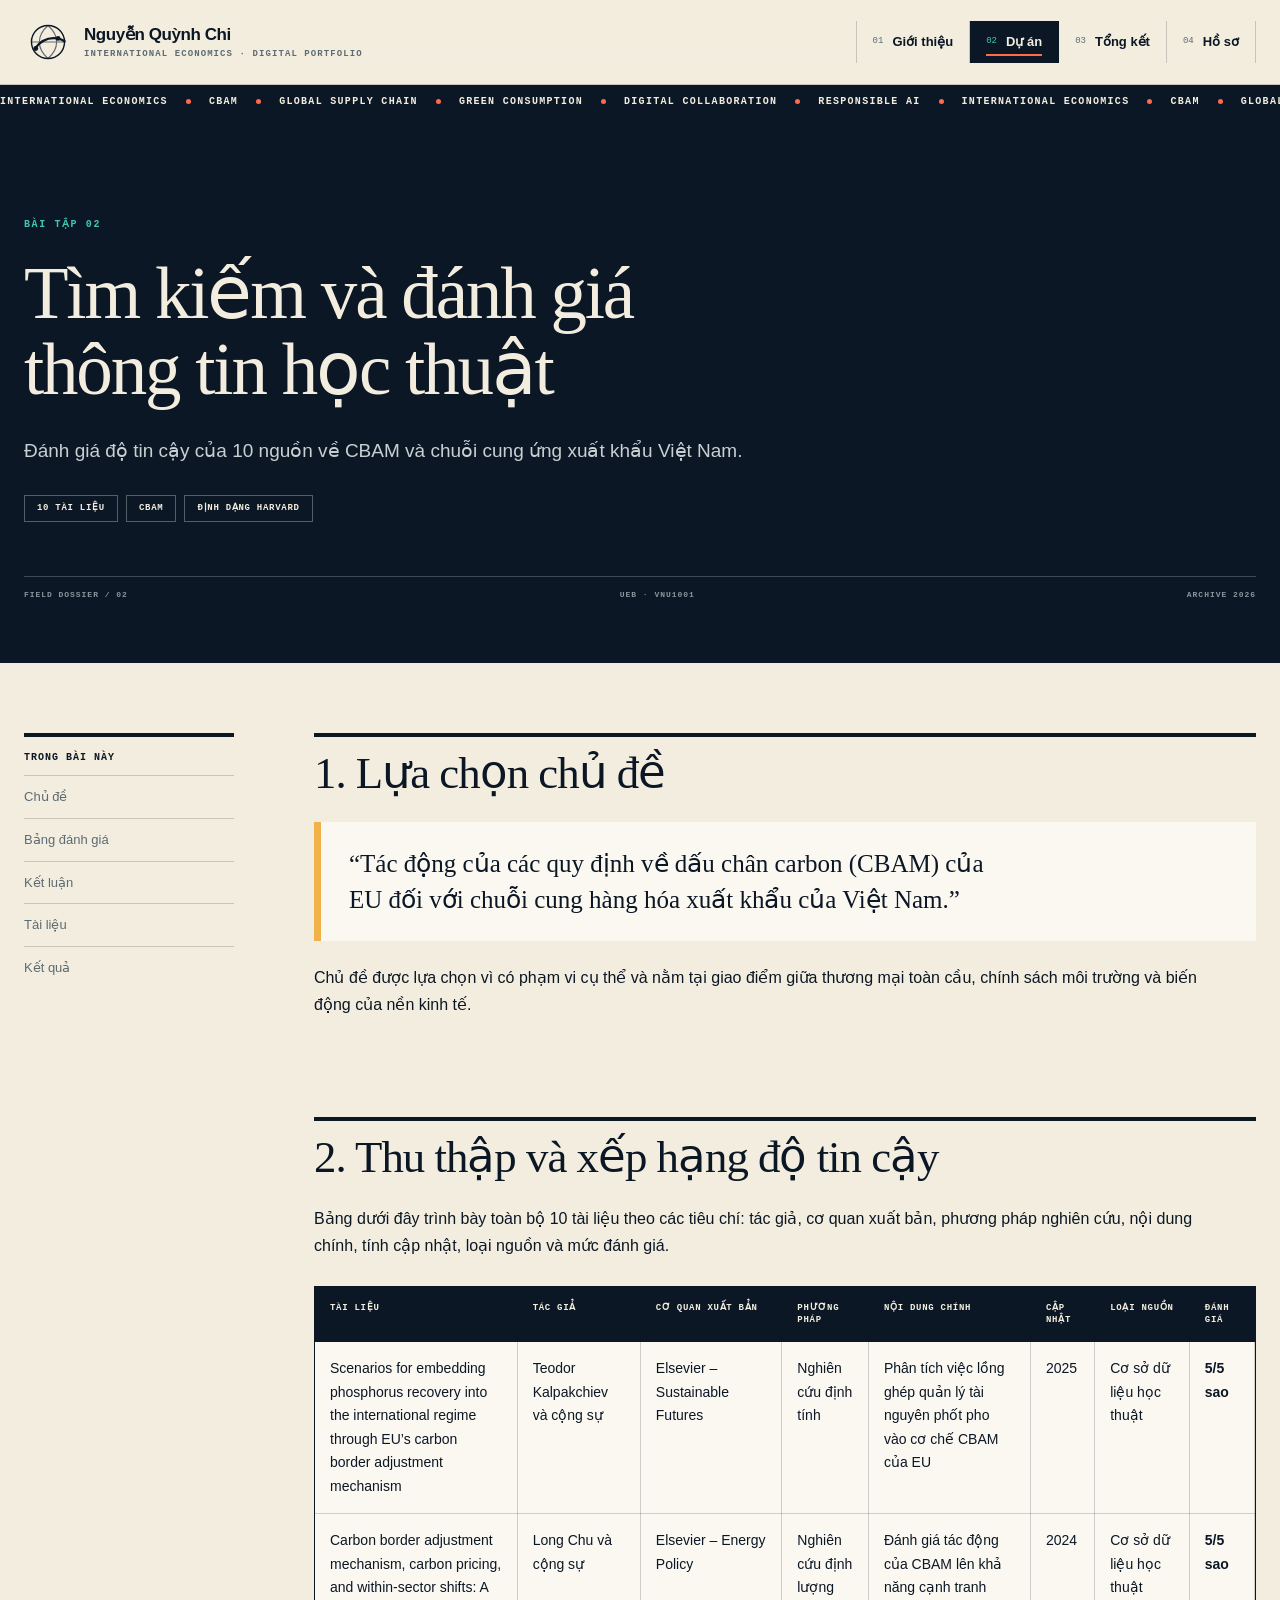
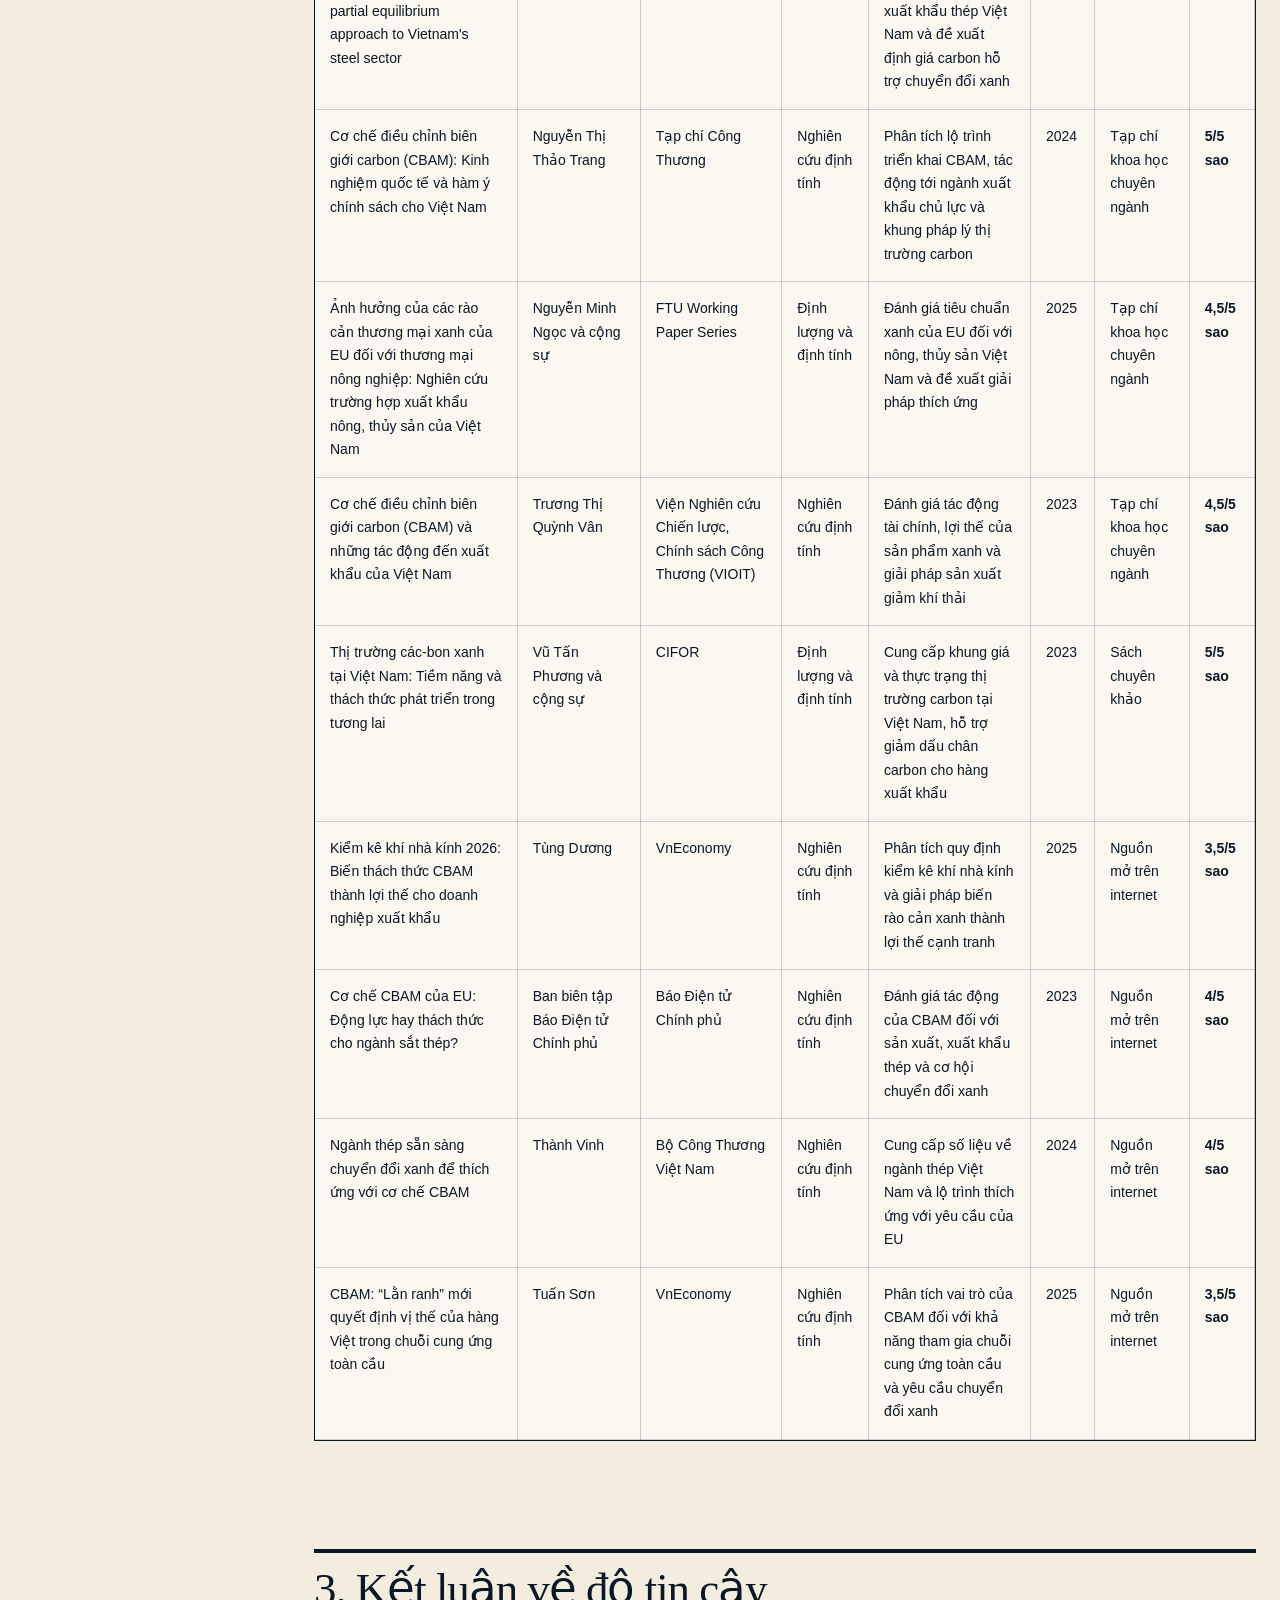
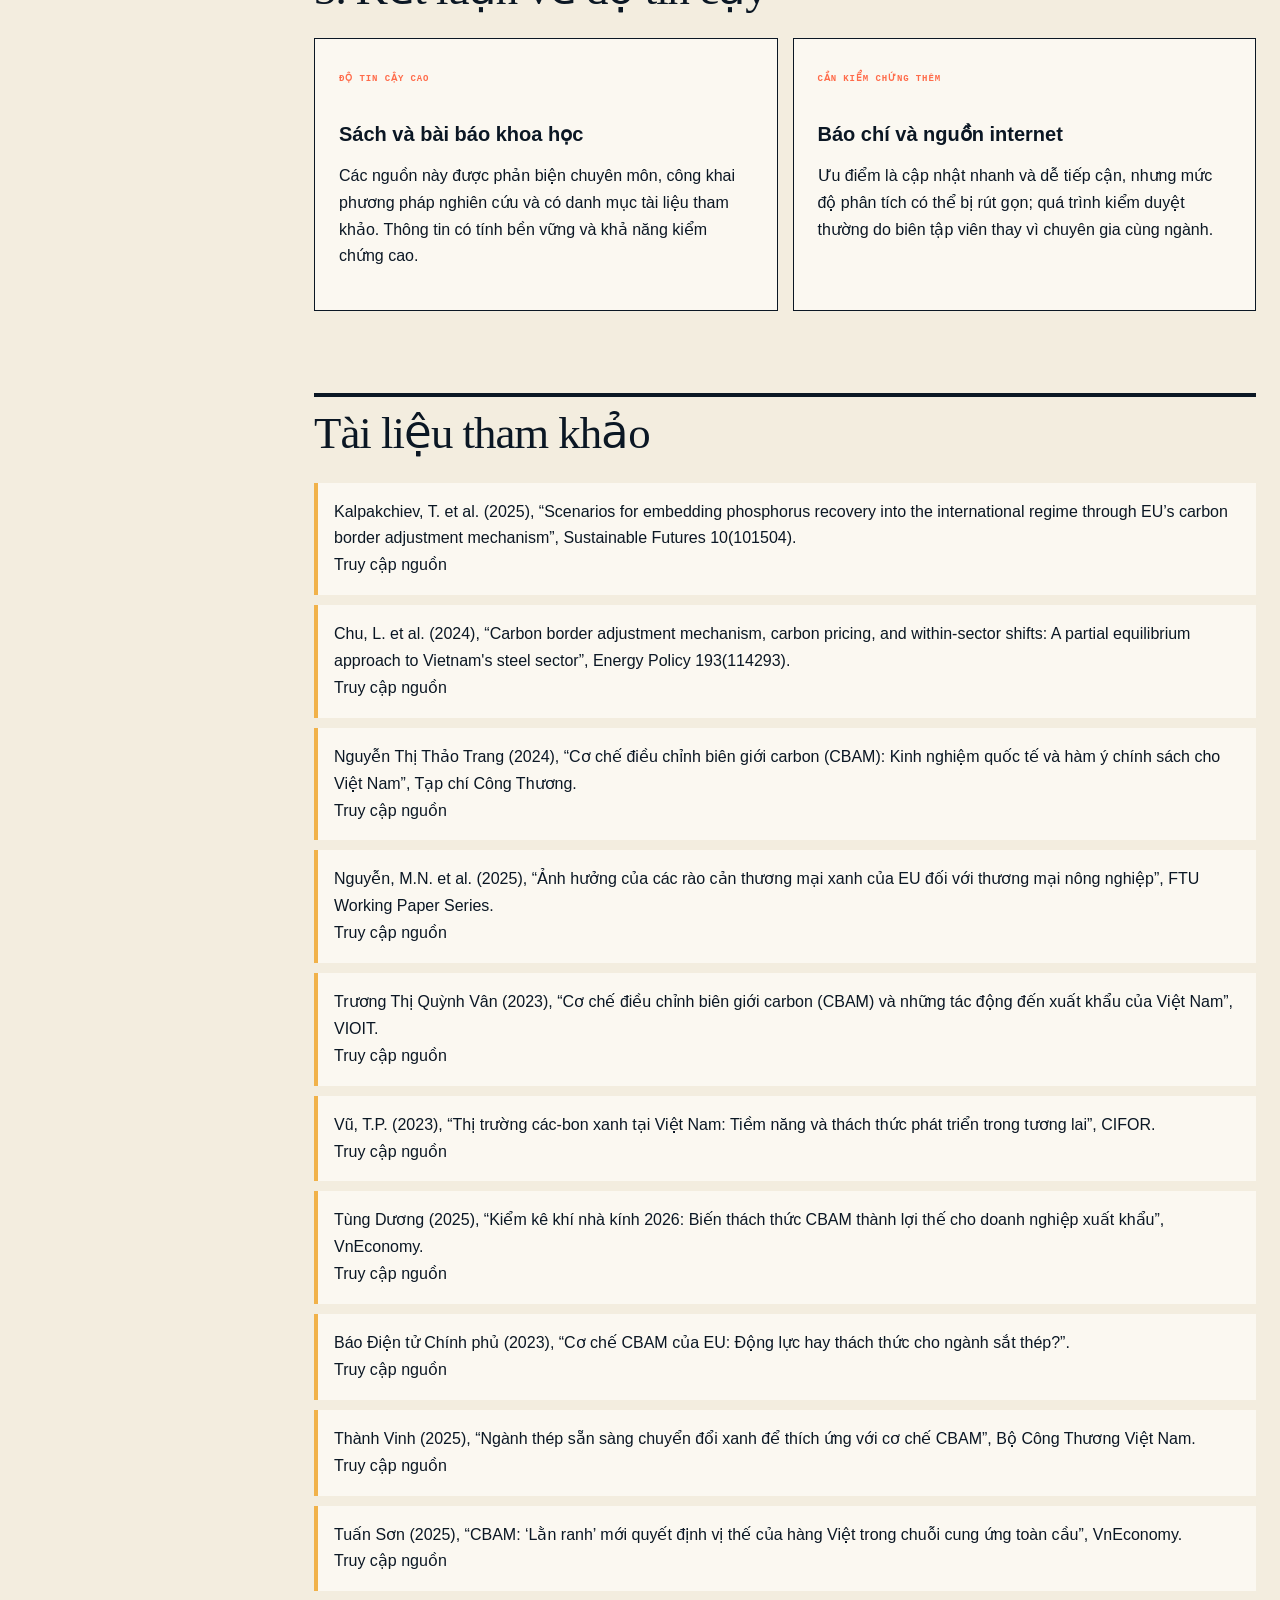
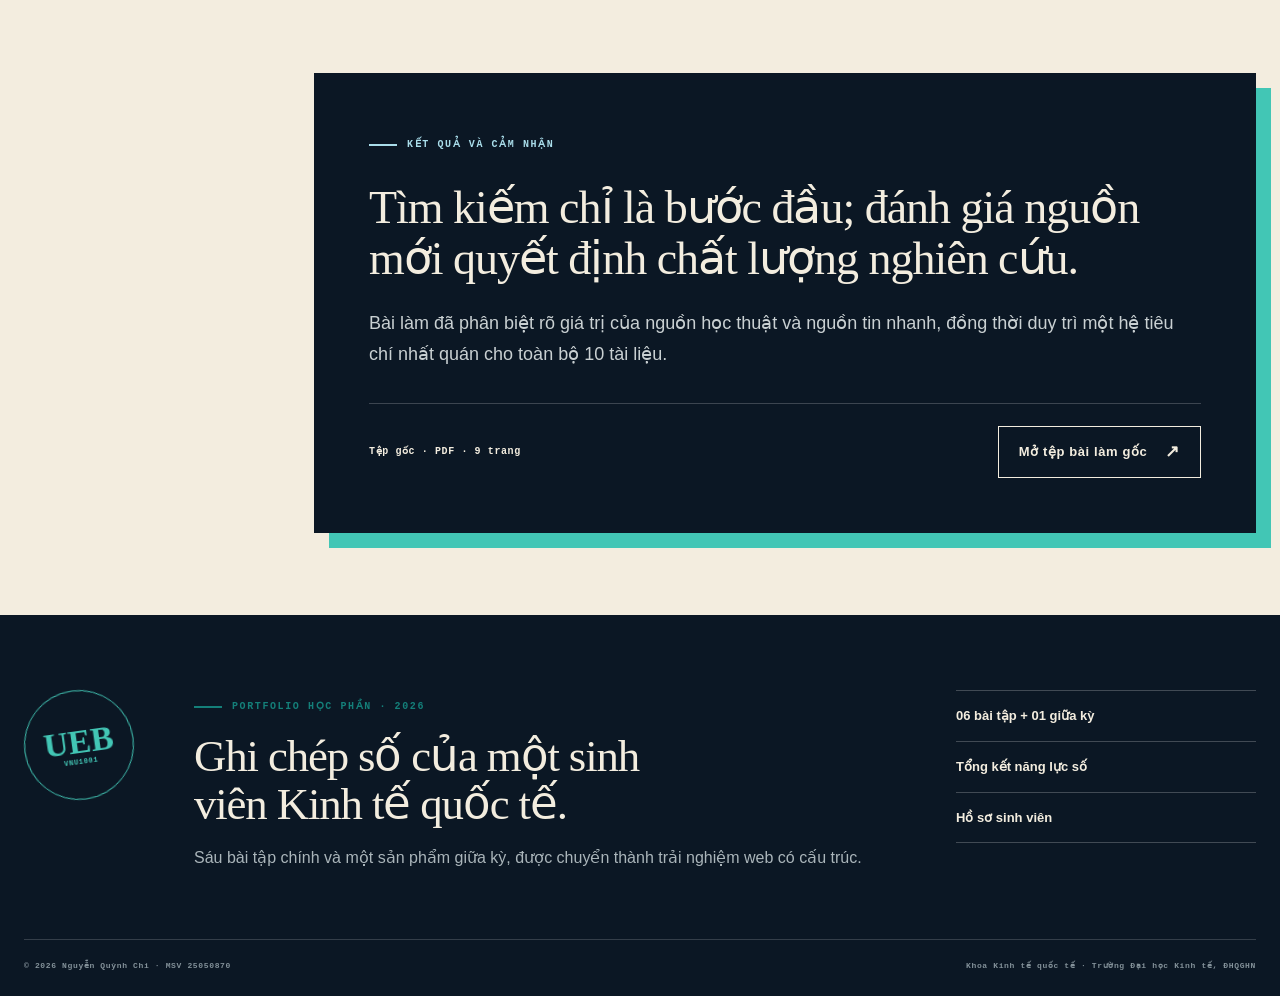
<file: project-2.html>
<!DOCTYPE html>

<html lang="vi"><head><meta charset="utf-8"/><meta content="width=device-width,initial-scale=1" name="viewport"/><meta content="Đánh giá độ tin cậy của 10 nguồn về CBAM và chuỗi cung ứng xuất khẩu Việt Nam." name="description"/><meta content="#0b1724" name="theme-color"/><title>Bài 02: Tìm kiếm và đánh giá thông tin học thuật | Nguyễn Quỳnh Chi</title><link href="assets/images/favicon.svg" rel="icon" type="image/svg+xml"/><link href="assets/css/styles.css" rel="stylesheet"/></head><body class="project-page" data-project="2">
<a class="skip-link" href="#main">Bỏ qua điều hướng</a>
<div aria-hidden="true" class="progress"></div>
<div aria-hidden="true" class="site-atmosphere"><span></span><span></span><span></span></div>
<header class="site-header">
<div class="nav container">
<a aria-label="Về trang giới thiệu của Nguyễn Quỳnh Chi" class="brand" href="index.html">
<span class="brand-mark"><svg aria-hidden="true" focusable="false" viewbox="0 0 64 64">
<circle cx="32" cy="32" fill="none" r="23" stroke="currentColor" stroke-width="2"></circle>
<path d="M9 32h46M32 9c8 7 12 14.5 12 23S40 48 32 55M32 9c-8 7-12 14.5-12 23S24 48 32 55" fill="none" opacity=".62" stroke="currentColor" stroke-width="1.6"></path>
<path d="M14 41c8-11 18-16 31-14 4 .7 7.2 2 10 4" fill="none" stroke="currentColor" stroke-linecap="round" stroke-width="3.4"></path>
<circle cx="15" cy="41" fill="currentColor" r="3.4"></circle><circle cx="46" cy="27" fill="currentColor" r="3.4"></circle>
</svg></span>
<span class="brand-copy"><span>Nguyễn Quỳnh Chi</span><small>International Economics · Digital Portfolio</small></span>
</a>
<button aria-expanded="false" aria-label="Mở menu" class="nav-toggle"><span></span></button>
<nav aria-label="Điều hướng chính" class="nav-links">
<a href="index.html"><span>01</span>Giới thiệu</a>
<a href="projects.html"><span>02</span>Dự án</a>
<a href="reflection.html"><span>03</span>Tổng kết</a>
<a href="contact.html"><span>04</span>Hồ sơ</a>
</nav>
</div>
</header>
<div aria-label="Các chủ đề nổi bật trong portfolio" class="trade-ticker">
<div class="ticker-track">
<span>INTERNATIONAL ECONOMICS</span><i></i><span>CBAM</span><i></i><span>GLOBAL SUPPLY CHAIN</span><i></i><span>GREEN CONSUMPTION</span><i></i><span>DIGITAL COLLABORATION</span><i></i><span>RESPONSIBLE AI</span><i></i>
<span aria-hidden="true">INTERNATIONAL ECONOMICS</span><i aria-hidden="true"></i><span aria-hidden="true">CBAM</span><i aria-hidden="true"></i><span aria-hidden="true">GLOBAL SUPPLY CHAIN</span><i aria-hidden="true"></i><span aria-hidden="true">GREEN CONSUMPTION</span><i aria-hidden="true"></i><span aria-hidden="true">DIGITAL COLLABORATION</span><i aria-hidden="true"></i><span aria-hidden="true">RESPONSIBLE AI</span><i aria-hidden="true"></i>
</div>
</div><main id="main"><section class="project-hero"><div class="container"><span class="kicker">Bài tập 02</span><h1>Tìm kiếm và đánh giá thông tin học thuật</h1><p class="dek">Đánh giá độ tin cậy của 10 nguồn về CBAM và chuỗi cung ứng xuất khẩu Việt Nam.</p><div class="project-facts"><span class="fact">10 tài liệu</span><span class="fact">CBAM</span><span class="fact">Định dạng Harvard</span></div></div><div class="dossier-code container"><span>FIELD DOSSIER / 02</span><span>UEB · VNU1001</span><span>ARCHIVE 2026</span></div></section><div class="container content-wrap"><aside class="toc"><strong>Trong bài này</strong><a href="#chu-de">Chủ đề</a><a href="#bang-danh-gia">Bảng đánh giá</a><a href="#ket-luan">Kết luận</a><a href="#tai-lieu">Tài liệu</a><a href="#ket-qua">Kết quả</a></aside><article class="article"><section id="chu-de"><h2>1. Lựa chọn chủ đề</h2><div class="lead-block">“Tác động của các quy định về dấu chân carbon (CBAM) của EU đối với chuỗi cung hàng hóa xuất khẩu của Việt Nam.”</div><p>Chủ đề được lựa chọn vì có phạm vi cụ thể và nằm tại giao điểm giữa thương mại toàn cầu, chính sách môi trường và biến động của nền kinh tế.</p></section>
<section id="bang-danh-gia"><h2>2. Thu thập và xếp hạng độ tin cậy</h2><p>Bảng dưới đây trình bày toàn bộ 10 tài liệu theo các tiêu chí: tác giả, cơ quan xuất bản, phương pháp nghiên cứu, nội dung chính, tính cập nhật, loại nguồn và mức đánh giá.</p><div class="table-wrap"><table><thead><tr><th>Tài liệu</th><th>Tác giả</th><th>Cơ quan xuất bản</th><th>Phương pháp</th><th>Nội dung chính</th><th>Cập nhật</th><th>Loại nguồn</th><th>Đánh giá</th></tr></thead><tbody><tr><td>Scenarios for embedding phosphorus recovery into the international regime through EU’s carbon border adjustment mechanism</td><td>Teodor Kalpakchiev và cộng sự</td><td>Elsevier – Sustainable Futures</td><td>Nghiên cứu định tính</td><td>Phân tích việc lồng ghép quản lý tài nguyên phốt pho vào cơ chế CBAM của EU</td><td>2025</td><td>Cơ sở dữ liệu học thuật</td><td class="rating">5/5 sao</td></tr><tr><td>Carbon border adjustment mechanism, carbon pricing, and within-sector shifts: A partial equilibrium approach to Vietnam's steel sector</td><td>Long Chu và cộng sự</td><td>Elsevier – Energy Policy</td><td>Nghiên cứu định lượng</td><td>Đánh giá tác động của CBAM lên khả năng cạnh tranh xuất khẩu thép Việt Nam và đề xuất định giá carbon hỗ trợ chuyển đổi xanh</td><td>2024</td><td>Cơ sở dữ liệu học thuật</td><td class="rating">5/5 sao</td></tr><tr><td>Cơ chế điều chỉnh biên giới carbon (CBAM): Kinh nghiệm quốc tế và hàm ý chính sách cho Việt Nam</td><td>Nguyễn Thị Thảo Trang</td><td>Tạp chí Công Thương</td><td>Nghiên cứu định tính</td><td>Phân tích lộ trình triển khai CBAM, tác động tới ngành xuất khẩu chủ lực và khung pháp lý thị trường carbon</td><td>2024</td><td>Tạp chí khoa học chuyên ngành</td><td class="rating">5/5 sao</td></tr><tr><td>Ảnh hưởng của các rào cản thương mại xanh của EU đối với thương mại nông nghiệp: Nghiên cứu trường hợp xuất khẩu nông, thủy sản của Việt Nam</td><td>Nguyễn Minh Ngọc và cộng sự</td><td>FTU Working Paper Series</td><td>Định lượng và định tính</td><td>Đánh giá tiêu chuẩn xanh của EU đối với nông, thủy sản Việt Nam và đề xuất giải pháp thích ứng</td><td>2025</td><td>Tạp chí khoa học chuyên ngành</td><td class="rating">4,5/5 sao</td></tr><tr><td>Cơ chế điều chỉnh biên giới carbon (CBAM) và những tác động đến xuất khẩu của Việt Nam</td><td>Trương Thị Quỳnh Vân</td><td>Viện Nghiên cứu Chiến lược, Chính sách Công Thương (VIOIT)</td><td>Nghiên cứu định tính</td><td>Đánh giá tác động tài chính, lợi thế của sản phẩm xanh và giải pháp sản xuất giảm khí thải</td><td>2023</td><td>Tạp chí khoa học chuyên ngành</td><td class="rating">4,5/5 sao</td></tr><tr><td>Thị trường các-bon xanh tại Việt Nam: Tiềm năng và thách thức phát triển trong tương lai</td><td>Vũ Tấn Phương và cộng sự</td><td>CIFOR</td><td>Định lượng và định tính</td><td>Cung cấp khung giá và thực trạng thị trường carbon tại Việt Nam, hỗ trợ giảm dấu chân carbon cho hàng xuất khẩu</td><td>2023</td><td>Sách chuyên khảo</td><td class="rating">5/5 sao</td></tr><tr><td>Kiểm kê khí nhà kính 2026: Biến thách thức CBAM thành lợi thế cho doanh nghiệp xuất khẩu</td><td>Tùng Dương</td><td>VnEconomy</td><td>Nghiên cứu định tính</td><td>Phân tích quy định kiểm kê khí nhà kính và giải pháp biến rào cản xanh thành lợi thế cạnh tranh</td><td>2025</td><td>Nguồn mở trên internet</td><td class="rating">3,5/5 sao</td></tr><tr><td>Cơ chế CBAM của EU: Động lực hay thách thức cho ngành sắt thép?</td><td>Ban biên tập Báo Điện tử Chính phủ</td><td>Báo Điện tử Chính phủ</td><td>Nghiên cứu định tính</td><td>Đánh giá tác động của CBAM đối với sản xuất, xuất khẩu thép và cơ hội chuyển đổi xanh</td><td>2023</td><td>Nguồn mở trên internet</td><td class="rating">4/5 sao</td></tr><tr><td>Ngành thép sẵn sàng chuyển đổi xanh để thích ứng với cơ chế CBAM</td><td>Thành Vinh</td><td>Bộ Công Thương Việt Nam</td><td>Nghiên cứu định tính</td><td>Cung cấp số liệu về ngành thép Việt Nam và lộ trình thích ứng với yêu cầu của EU</td><td>2024</td><td>Nguồn mở trên internet</td><td class="rating">4/5 sao</td></tr><tr><td>CBAM: “Lằn ranh” mới quyết định vị thế của hàng Việt trong chuỗi cung ứng toàn cầu</td><td>Tuấn Sơn</td><td>VnEconomy</td><td>Nghiên cứu định tính</td><td>Phân tích vai trò của CBAM đối với khả năng tham gia chuỗi cung ứng toàn cầu và yêu cầu chuyển đổi xanh</td><td>2025</td><td>Nguồn mở trên internet</td><td class="rating">3,5/5 sao</td></tr></tbody></table></div></section>
<section id="ket-luan"><h2>3. Kết luận về độ tin cậy</h2><div class="tool-grid"><article class="tool-card"><span class="tool-label">Độ tin cậy cao</span><h3>Sách và bài báo khoa học</h3><p>Các nguồn này được phản biện chuyên môn, công khai phương pháp nghiên cứu và có danh mục tài liệu tham khảo. Thông tin có tính bền vững và khả năng kiểm chứng cao.</p></article><article class="tool-card"><span class="tool-label">Cần kiểm chứng thêm</span><h3>Báo chí và nguồn internet</h3><p>Ưu điểm là cập nhật nhanh và dễ tiếp cận, nhưng mức độ phân tích có thể bị rút gọn; quá trình kiểm duyệt thường do biên tập viên thay vì chuyên gia cùng ngành.</p></article></div></section>
<section id="tai-lieu"><h2>Tài liệu tham khảo</h2><div class="ref-list"><div class="ref-item">Kalpakchiev, T. et al. (2025), “Scenarios for embedding phosphorus recovery into the international regime through EU’s carbon border adjustment mechanism”, Sustainable Futures 10(101504).<br/><a href="https://www.sciencedirect.com/science/article/pii/S2666188825010652" rel="noopener" target="_blank">Truy cập nguồn</a></div><div class="ref-item">Chu, L. et al. (2024), “Carbon border adjustment mechanism, carbon pricing, and within-sector shifts: A partial equilibrium approach to Vietnam's steel sector”, Energy Policy 193(114293).<br/><a href="https://www.sciencedirect.com/science/article/pii/S0301421524003136" rel="noopener" target="_blank">Truy cập nguồn</a></div><div class="ref-item">Nguyễn Thị Thảo Trang (2024), “Cơ chế điều chỉnh biên giới carbon (CBAM): Kinh nghiệm quốc tế và hàm ý chính sách cho Việt Nam”, Tạp chí Công Thương.<br/><a href="https://tapchicongthuong.vn/co-che-dieu-chinh-bien-gioi-carbon--cbam-kinh-nghiem-quoc-te-va-ham-y-chinh-sach-cho-viet-nam-132864.htm" rel="noopener" target="_blank">Truy cập nguồn</a></div><div class="ref-item">Nguyễn, M.N. et al. (2025), “Ảnh hưởng của các rào cản thương mại xanh của EU đối với thương mại nông nghiệp”, FTU Working Paper Series.<br/><a href="https://fwps.ftu.edu.vn/2026/01/07/the-impact-of-eu-green-trade-barriers-on-agricultural-trade-a-case-study-from-vietnams-agricultural-and-fishery-export/" rel="noopener" target="_blank">Truy cập nguồn</a></div><div class="ref-item">Trương Thị Quỳnh Vân (2023), “Cơ chế điều chỉnh biên giới carbon (CBAM) và những tác động đến xuất khẩu của Việt Nam”, VIOIT.<br/><a href="https://vioit.org.vn/vn/chien-luoc-chinh-sach/co-che-dieu-chinh-bien-gioi-carbon--cbam--va-nhung-tac-dong-den-xuat-khau-cua-viet-nam-5557.4050.html" rel="noopener" target="_blank">Truy cập nguồn</a></div><div class="ref-item">Vũ, T.P. (2023), “Thị trường các-bon xanh tại Việt Nam: Tiềm năng và thách thức phát triển trong tương lai”, CIFOR.<br/><a href="https://www.cifor-icraf.org/" rel="noopener" target="_blank">Truy cập nguồn</a></div><div class="ref-item">Tùng Dương (2025), “Kiểm kê khí nhà kính 2026: Biến thách thức CBAM thành lợi thế cho doanh nghiệp xuất khẩu”, VnEconomy.<br/><a href="https://vneconomy.vn/kiem-ke-khi-nha-kinh-2026-bien-thach-thuc-cbam-thanh-loi-the-cho-doanh-nghiep-xuat-khau.htm" rel="noopener" target="_blank">Truy cập nguồn</a></div><div class="ref-item">Báo Điện tử Chính phủ (2023), “Cơ chế CBAM của EU: Động lực hay thách thức cho ngành sắt thép?”.<br/><a href="https://baochinhphu.vn/co-che-cbam-cua-eu-dong-luc-hay-thach-thuc-cho-nganh-sat-thep-102230831152924925.htm" rel="noopener" target="_blank">Truy cập nguồn</a></div><div class="ref-item">Thành Vinh (2025), “Ngành thép sẵn sàng chuyển đổi xanh để thích ứng với cơ chế CBAM”, Bộ Công Thương Việt Nam.<br/><a href="https://moit.gov.vn/phat-trien-ben-vung/nganh-thep-san-sang-chuyen-doi-xanh-de-thich-ung-voi-co-che-cbam.html" rel="noopener" target="_blank">Truy cập nguồn</a></div><div class="ref-item">Tuấn Sơn (2025), “CBAM: ‘Lằn ranh’ mới quyết định vị thế của hàng Việt trong chuỗi cung ứng toàn cầu”, VnEconomy.<br/><a href="https://vneconomy.vn/cbam-lan-ranh-moi-quyet-dinh-vi-the-cua-hang-viet-trong-chuoi-cung-ung-toan-cau.htm" rel="noopener" target="_blank">Truy cập nguồn</a></div></div></section>
<section id="ket-qua"><div class="result-box"><span class="eyebrow" style="color:#a9ddea">Kết quả và cảm nhận</span><h2 style="font-size:46px;margin-top:12px">Tìm kiếm chỉ là bước đầu; đánh giá nguồn mới quyết định chất lượng nghiên cứu.</h2><p>Bài làm đã phân biệt rõ giá trị của nguồn học thuật và nguồn tin nhanh, đồng thời duy trì một hệ tiêu chí nhất quán cho toàn bộ 10 tài liệu.</p><div class="source-bar"><span>Tệp gốc · PDF · 9 trang</span><a class="btn btn-secondary" href="assets/docs/bai-2-tim-kiem-va-danh-gia-thong-tin.pdf">Mở tệp bài làm gốc<span aria-hidden="true">↗</span></a></div></div></section></article></div></main><footer class="footer">
<div class="container footer-grid">
<div aria-hidden="true" class="footer-stamp"><span>UEB</span><small>VNU1001</small></div>
<div>
<span class="eyebrow">Portfolio học phần · 2026</span>
<h2>Ghi chép số của một sinh viên Kinh tế quốc tế.</h2>
<p>Sáu bài tập chính và một sản phẩm giữa kỳ, được chuyển thành trải nghiệm web có cấu trúc.</p>
</div>
<div class="footer-links">
<a href="projects.html">06 bài tập + 01 giữa kỳ</a>
<a href="reflection.html">Tổng kết năng lực số</a>
<a href="contact.html">Hồ sơ sinh viên</a>
</div>
</div>
<div class="container footer-bottom"><span>© 2026 Nguyễn Quỳnh Chi · MSV 25050870</span><span>Khoa Kinh tế quốc tế · Trường Đại học Kinh tế, ĐHQGHN</span></div>
</footer><div aria-label="Xem ảnh minh chứng" aria-modal="true" class="lightbox" role="dialog"><button aria-label="Đóng" class="lightbox-close">×</button><img alt=""/></div><script src="assets/js/main.js"></script></body></html>
</file>
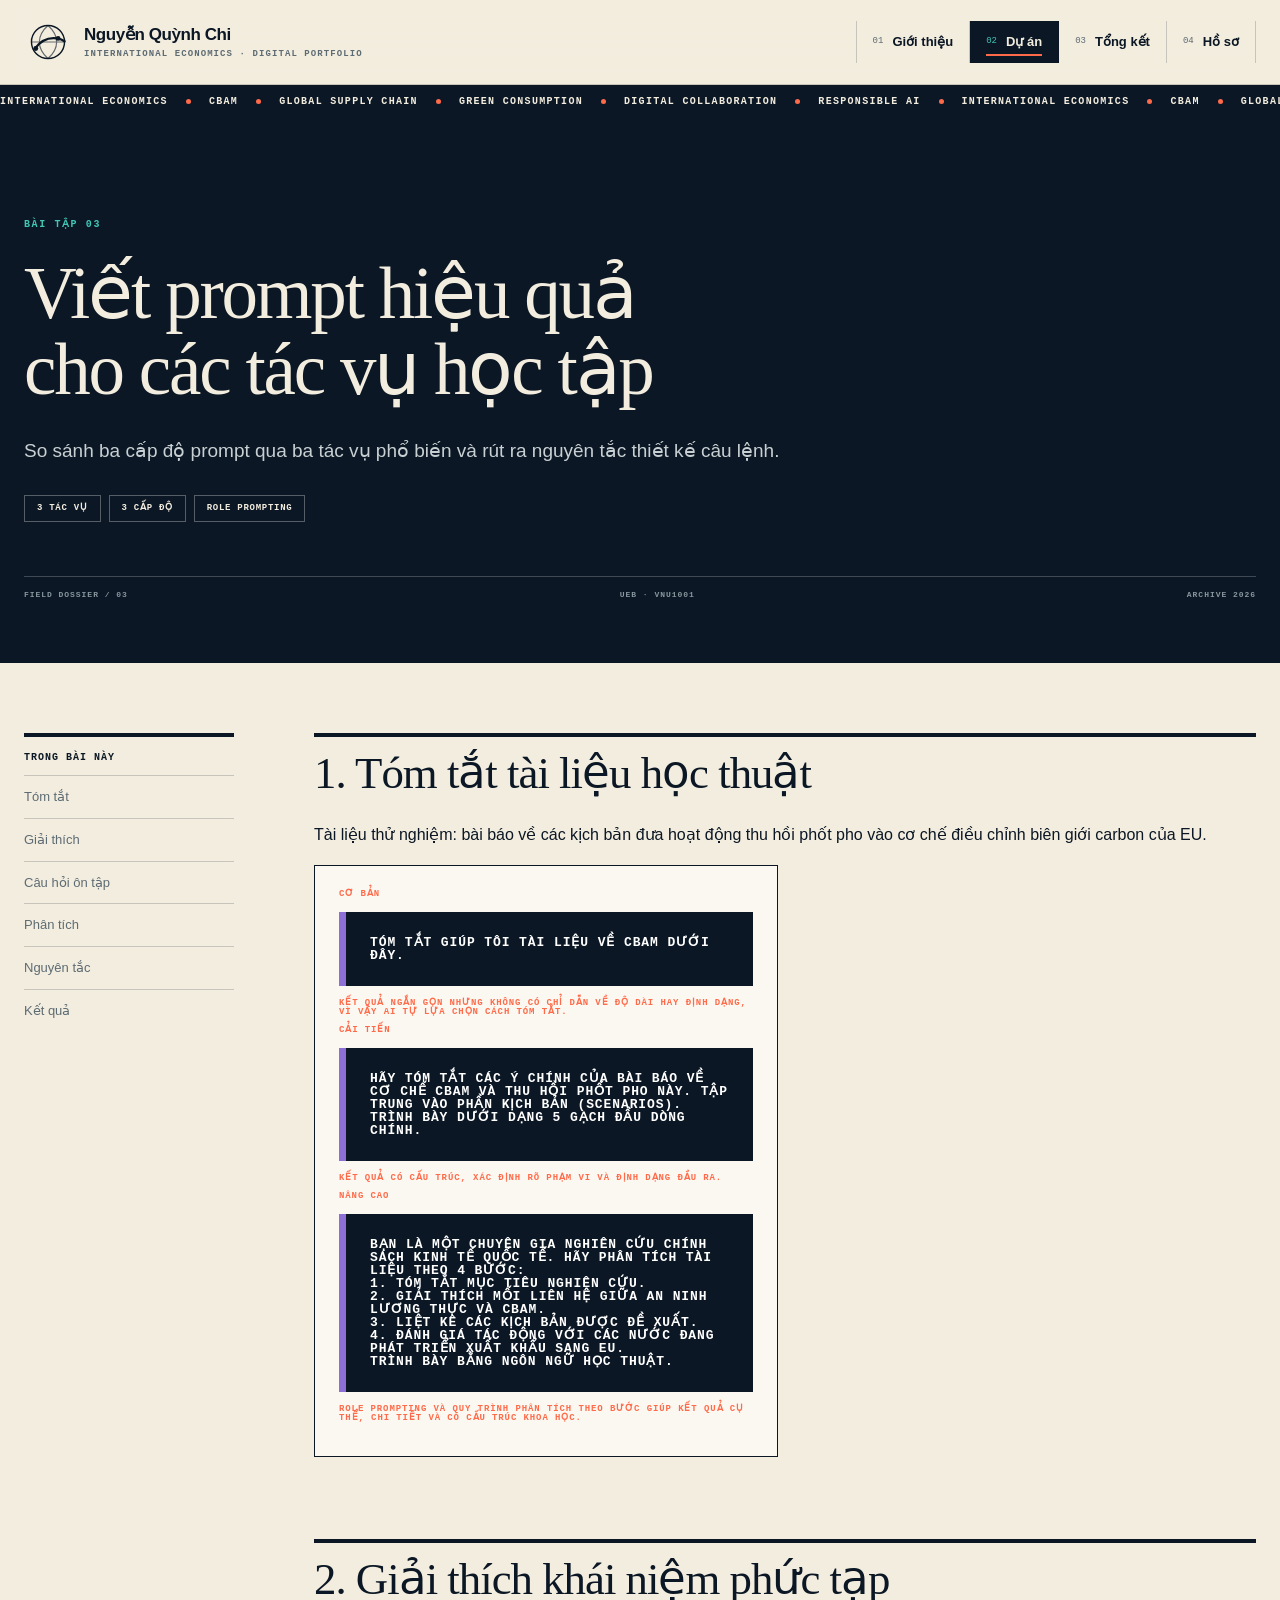
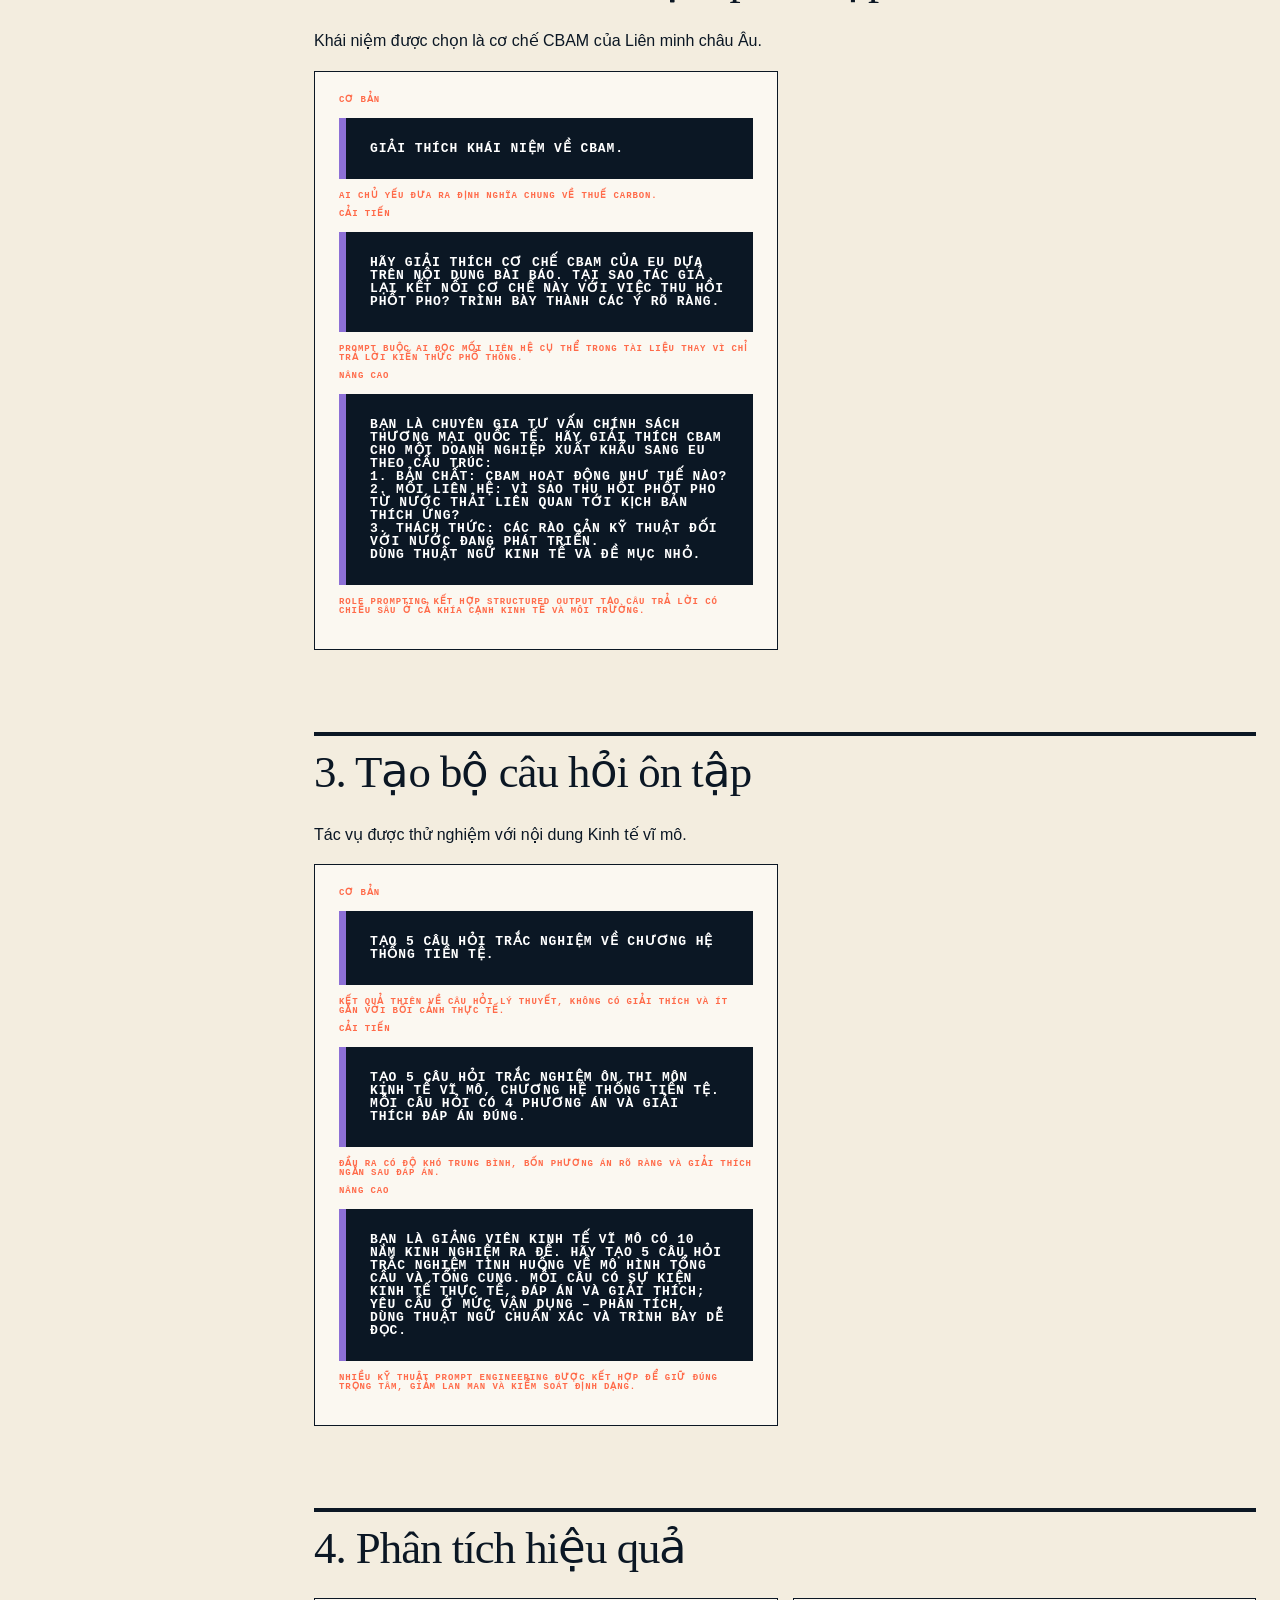
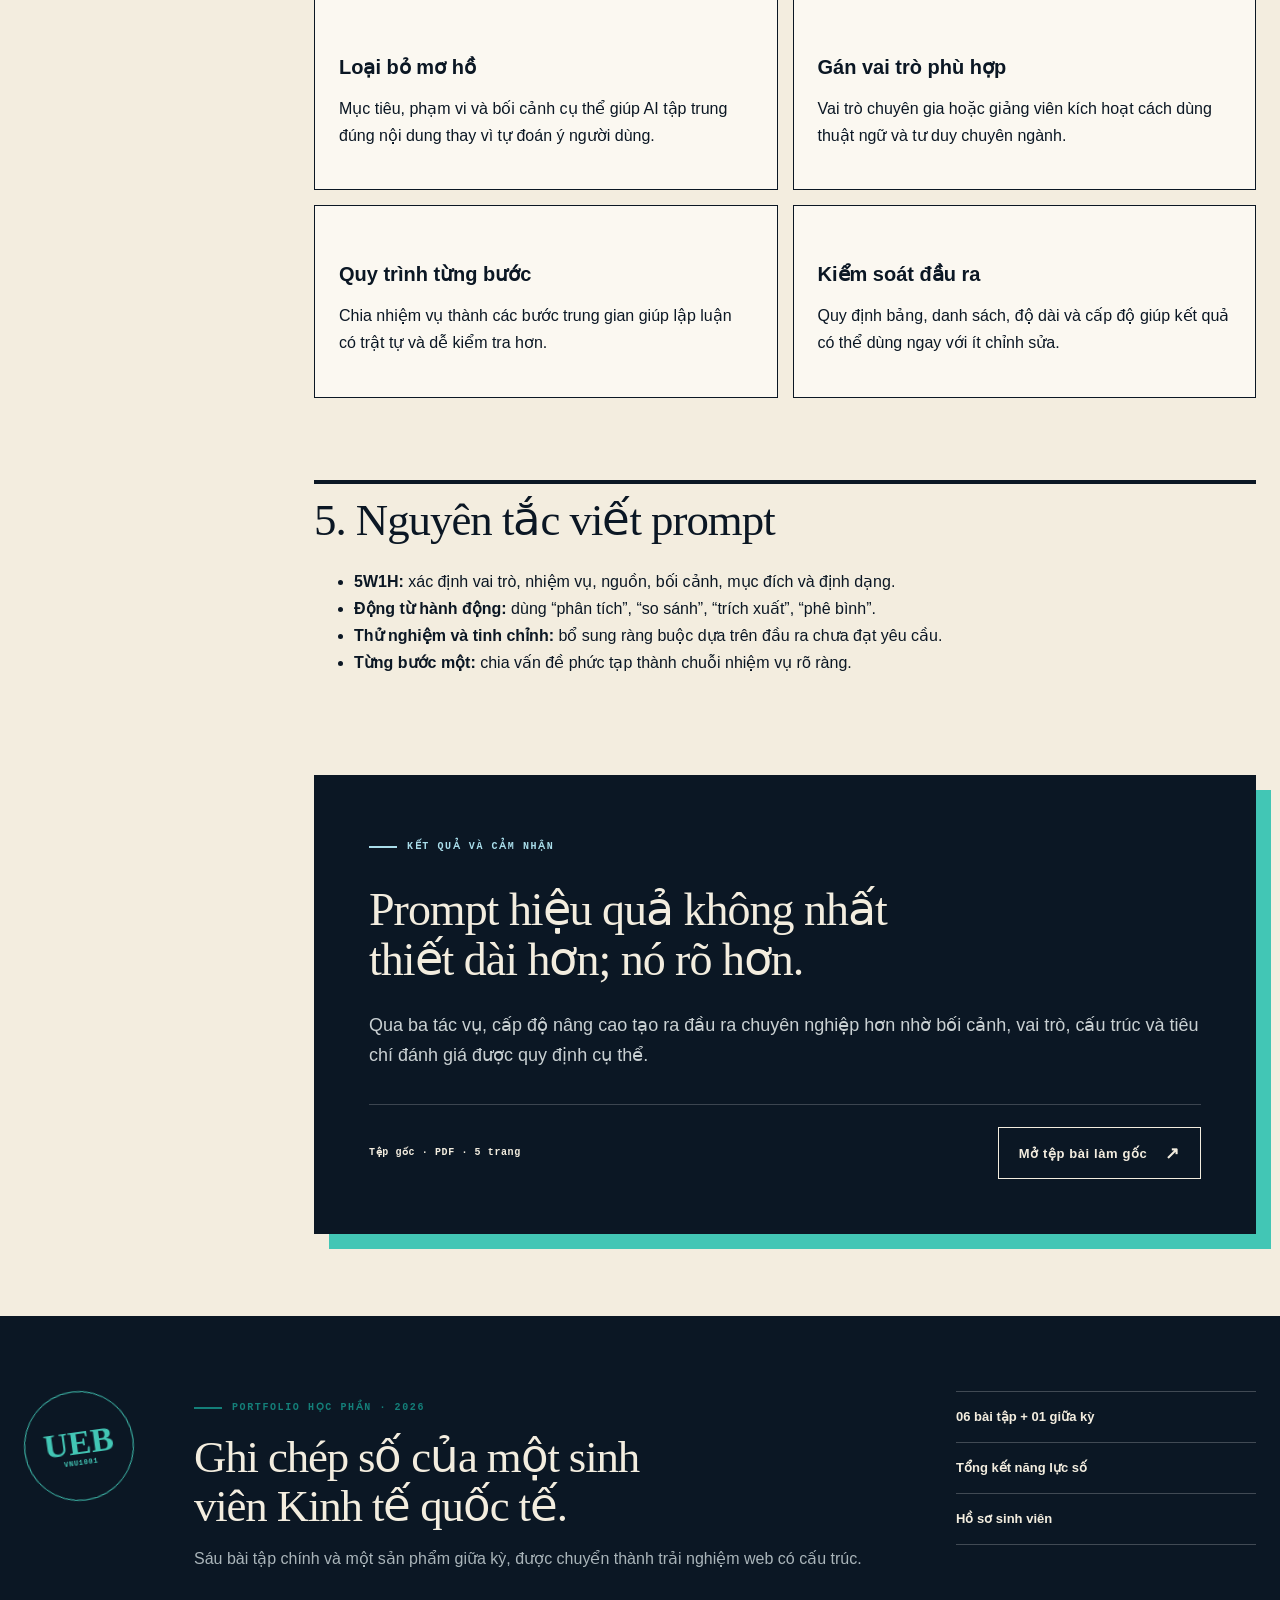
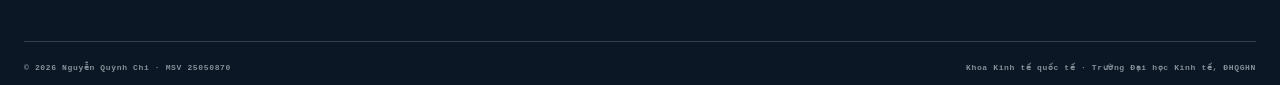
<file: project-3.html>
<!DOCTYPE html>

<html lang="vi"><head><meta charset="utf-8"/><meta content="width=device-width,initial-scale=1" name="viewport"/><meta content="So sánh ba cấp độ prompt qua ba tác vụ phổ biến và rút ra nguyên tắc thiết kế câu lệnh." name="description"/><meta content="#0b1724" name="theme-color"/><title>Bài 03: Viết prompt hiệu quả cho các tác vụ học tập | Nguyễn Quỳnh Chi</title><link href="assets/images/favicon.svg" rel="icon" type="image/svg+xml"/><link href="assets/css/styles.css" rel="stylesheet"/></head><body class="project-page" data-project="3">
<a class="skip-link" href="#main">Bỏ qua điều hướng</a>
<div aria-hidden="true" class="progress"></div>
<div aria-hidden="true" class="site-atmosphere"><span></span><span></span><span></span></div>
<header class="site-header">
<div class="nav container">
<a aria-label="Về trang giới thiệu của Nguyễn Quỳnh Chi" class="brand" href="index.html">
<span class="brand-mark"><svg aria-hidden="true" focusable="false" viewbox="0 0 64 64">
<circle cx="32" cy="32" fill="none" r="23" stroke="currentColor" stroke-width="2"></circle>
<path d="M9 32h46M32 9c8 7 12 14.5 12 23S40 48 32 55M32 9c-8 7-12 14.5-12 23S24 48 32 55" fill="none" opacity=".62" stroke="currentColor" stroke-width="1.6"></path>
<path d="M14 41c8-11 18-16 31-14 4 .7 7.2 2 10 4" fill="none" stroke="currentColor" stroke-linecap="round" stroke-width="3.4"></path>
<circle cx="15" cy="41" fill="currentColor" r="3.4"></circle><circle cx="46" cy="27" fill="currentColor" r="3.4"></circle>
</svg></span>
<span class="brand-copy"><span>Nguyễn Quỳnh Chi</span><small>International Economics · Digital Portfolio</small></span>
</a>
<button aria-expanded="false" aria-label="Mở menu" class="nav-toggle"><span></span></button>
<nav aria-label="Điều hướng chính" class="nav-links">
<a href="index.html"><span>01</span>Giới thiệu</a>
<a href="projects.html"><span>02</span>Dự án</a>
<a href="reflection.html"><span>03</span>Tổng kết</a>
<a href="contact.html"><span>04</span>Hồ sơ</a>
</nav>
</div>
</header>
<div aria-label="Các chủ đề nổi bật trong portfolio" class="trade-ticker">
<div class="ticker-track">
<span>INTERNATIONAL ECONOMICS</span><i></i><span>CBAM</span><i></i><span>GLOBAL SUPPLY CHAIN</span><i></i><span>GREEN CONSUMPTION</span><i></i><span>DIGITAL COLLABORATION</span><i></i><span>RESPONSIBLE AI</span><i></i>
<span aria-hidden="true">INTERNATIONAL ECONOMICS</span><i aria-hidden="true"></i><span aria-hidden="true">CBAM</span><i aria-hidden="true"></i><span aria-hidden="true">GLOBAL SUPPLY CHAIN</span><i aria-hidden="true"></i><span aria-hidden="true">GREEN CONSUMPTION</span><i aria-hidden="true"></i><span aria-hidden="true">DIGITAL COLLABORATION</span><i aria-hidden="true"></i><span aria-hidden="true">RESPONSIBLE AI</span><i aria-hidden="true"></i>
</div>
</div><main id="main"><section class="project-hero"><div class="container"><span class="kicker">Bài tập 03</span><h1>Viết prompt hiệu quả cho các tác vụ học tập</h1><p class="dek">So sánh ba cấp độ prompt qua ba tác vụ phổ biến và rút ra nguyên tắc thiết kế câu lệnh.</p><div class="project-facts"><span class="fact">3 tác vụ</span><span class="fact">3 cấp độ</span><span class="fact">Role prompting</span></div></div><div class="dossier-code container"><span>FIELD DOSSIER / 03</span><span>UEB · VNU1001</span><span>ARCHIVE 2026</span></div></section><div class="container content-wrap"><aside class="toc"><strong>Trong bài này</strong><a href="#tom-tat">Tóm tắt</a><a href="#giai-thich">Giải thích</a><a href="#cau-hoi">Câu hỏi ôn tập</a><a href="#phan-tich">Phân tích</a><a href="#nguyen-tac">Nguyên tắc</a><a href="#ket-qua">Kết quả</a></aside><article class="article"><section id="tom-tat"><h2>1. Tóm tắt tài liệu học thuật</h2><p>Tài liệu thử nghiệm: bài báo về các kịch bản đưa hoạt động thu hồi phốt pho vào cơ chế điều chỉnh biên giới carbon của EU.</p><div class="compare-grid"><article class="compare-card"><div class="levels"><div class="level"><strong>Cơ bản</strong><p class="prompt">Tóm tắt giúp tôi tài liệu về CBAM dưới đây.</p><p>Kết quả ngắn gọn nhưng không có chỉ dẫn về độ dài hay định dạng, vì vậy AI tự lựa chọn cách tóm tắt.</p></div><div class="level"><strong>Cải tiến</strong><p class="prompt">Hãy tóm tắt các ý chính của bài báo về cơ chế CBAM và thu hồi phốt pho này. Tập trung vào phần kịch bản (Scenarios). Trình bày dưới dạng 5 gạch đầu dòng chính.</p><p>Kết quả có cấu trúc, xác định rõ phạm vi và định dạng đầu ra.</p></div><div class="level advanced"><strong>Nâng cao</strong><p class="prompt">Bạn là một chuyên gia nghiên cứu chính sách kinh tế quốc tế. Hãy phân tích tài liệu theo 4 bước:
1. Tóm tắt mục tiêu nghiên cứu.
2. Giải thích mối liên hệ giữa an ninh lương thực và CBAM.
3. Liệt kê các kịch bản được đề xuất.
4. Đánh giá tác động với các nước đang phát triển xuất khẩu sang EU.
Trình bày bằng ngôn ngữ học thuật.</p><p>Role prompting và quy trình phân tích theo bước giúp kết quả cụ thể, chi tiết và có cấu trúc khoa học.</p></div></div></article></div></section><section id="giai-thich"><h2>2. Giải thích khái niệm phức tạp</h2><p>Khái niệm được chọn là cơ chế CBAM của Liên minh châu Âu.</p><div class="compare-grid"><article class="compare-card"><div class="levels"><div class="level"><strong>Cơ bản</strong><p class="prompt">Giải thích khái niệm về CBAM.</p><p>AI chủ yếu đưa ra định nghĩa chung về thuế carbon.</p></div><div class="level"><strong>Cải tiến</strong><p class="prompt">Hãy giải thích cơ chế CBAM của EU dựa trên nội dung bài báo. Tại sao tác giả lại kết nối cơ chế này với việc thu hồi Phốt pho? Trình bày thành các ý rõ ràng.</p><p>Prompt buộc AI đọc mối liên hệ cụ thể trong tài liệu thay vì chỉ trả lời kiến thức phổ thông.</p></div><div class="level advanced"><strong>Nâng cao</strong><p class="prompt">Bạn là chuyên gia tư vấn chính sách thương mại quốc tế. Hãy giải thích CBAM cho một doanh nghiệp xuất khẩu sang EU theo cấu trúc:
1. Bản chất: CBAM hoạt động như thế nào?
2. Mối liên hệ: Vì sao thu hồi phốt pho từ nước thải liên quan tới kịch bản thích ứng?
3. Thách thức: Các rào cản kỹ thuật đối với nước đang phát triển.
Dùng thuật ngữ kinh tế và đề mục nhỏ.</p><p>Role prompting kết hợp structured output tạo câu trả lời có chiều sâu ở cả khía cạnh kinh tế và môi trường.</p></div></div></article></div></section><section id="cau-hoi"><h2>3. Tạo bộ câu hỏi ôn tập</h2><p>Tác vụ được thử nghiệm với nội dung Kinh tế vĩ mô.</p><div class="compare-grid"><article class="compare-card"><div class="levels"><div class="level"><strong>Cơ bản</strong><p class="prompt">Tạo 5 câu hỏi trắc nghiệm về chương Hệ thống tiền tệ.</p><p>Kết quả thiên về câu hỏi lý thuyết, không có giải thích và ít gắn với bối cảnh thực tế.</p></div><div class="level"><strong>Cải tiến</strong><p class="prompt">Tạo 5 câu hỏi trắc nghiệm ôn thi môn Kinh tế vĩ mô, chương Hệ thống tiền tệ. Mỗi câu hỏi có 4 phương án và giải thích đáp án đúng.</p><p>Đầu ra có độ khó trung bình, bốn phương án rõ ràng và giải thích ngắn sau đáp án.</p></div><div class="level advanced"><strong>Nâng cao</strong><p class="prompt">Bạn là giảng viên Kinh tế vĩ mô có 10 năm kinh nghiệm ra đề. Hãy tạo 5 câu hỏi trắc nghiệm tình huống về mô hình tổng cầu và tổng cung. Mỗi câu có sự kiện kinh tế thực tế, đáp án và giải thích; yêu cầu ở mức vận dụng – phân tích, dùng thuật ngữ chuẩn xác và trình bày dễ đọc.</p><p>Nhiều kỹ thuật prompt engineering được kết hợp để giữ đúng trọng tâm, giảm lan man và kiểm soát định dạng.</p></div></div></article></div></section><section id="phan-tich"><h2>4. Phân tích hiệu quả</h2><div class="principles"><article class="principle"><h3>Loại bỏ mơ hồ</h3><p>Mục tiêu, phạm vi và bối cảnh cụ thể giúp AI tập trung đúng nội dung thay vì tự đoán ý người dùng.</p></article><article class="principle"><h3>Gán vai trò phù hợp</h3><p>Vai trò chuyên gia hoặc giảng viên kích hoạt cách dùng thuật ngữ và tư duy chuyên ngành.</p></article><article class="principle"><h3>Quy trình từng bước</h3><p>Chia nhiệm vụ thành các bước trung gian giúp lập luận có trật tự và dễ kiểm tra hơn.</p></article><article class="principle"><h3>Kiểm soát đầu ra</h3><p>Quy định bảng, danh sách, độ dài và cấp độ giúp kết quả có thể dùng ngay với ít chỉnh sửa.</p></article></div></section>
<section id="nguyen-tac"><h2>5. Nguyên tắc viết prompt</h2><ul><li><strong>5W1H:</strong> xác định vai trò, nhiệm vụ, nguồn, bối cảnh, mục đích và định dạng.</li><li><strong>Động từ hành động:</strong> dùng “phân tích”, “so sánh”, “trích xuất”, “phê bình”.</li><li><strong>Thử nghiệm và tinh chỉnh:</strong> bổ sung ràng buộc dựa trên đầu ra chưa đạt yêu cầu.</li><li><strong>Từng bước một:</strong> chia vấn đề phức tạp thành chuỗi nhiệm vụ rõ ràng.</li></ul></section>
<section id="ket-qua"><div class="result-box"><span class="eyebrow" style="color:#a9ddea">Kết quả và cảm nhận</span><h2 style="font-size:46px;margin-top:12px">Prompt hiệu quả không nhất thiết dài hơn; nó rõ hơn.</h2><p>Qua ba tác vụ, cấp độ nâng cao tạo ra đầu ra chuyên nghiệp hơn nhờ bối cảnh, vai trò, cấu trúc và tiêu chí đánh giá được quy định cụ thể.</p><div class="source-bar"><span>Tệp gốc · PDF · 5 trang</span><a class="btn btn-secondary" href="assets/docs/bai-3-viet-prompt-hieu-qua.pdf">Mở tệp bài làm gốc<span aria-hidden="true">↗</span></a></div></div></section></article></div></main><footer class="footer">
<div class="container footer-grid">
<div aria-hidden="true" class="footer-stamp"><span>UEB</span><small>VNU1001</small></div>
<div>
<span class="eyebrow">Portfolio học phần · 2026</span>
<h2>Ghi chép số của một sinh viên Kinh tế quốc tế.</h2>
<p>Sáu bài tập chính và một sản phẩm giữa kỳ, được chuyển thành trải nghiệm web có cấu trúc.</p>
</div>
<div class="footer-links">
<a href="projects.html">06 bài tập + 01 giữa kỳ</a>
<a href="reflection.html">Tổng kết năng lực số</a>
<a href="contact.html">Hồ sơ sinh viên</a>
</div>
</div>
<div class="container footer-bottom"><span>© 2026 Nguyễn Quỳnh Chi · MSV 25050870</span><span>Khoa Kinh tế quốc tế · Trường Đại học Kinh tế, ĐHQGHN</span></div>
</footer><div aria-label="Xem ảnh minh chứng" aria-modal="true" class="lightbox" role="dialog"><button aria-label="Đóng" class="lightbox-close">×</button><img alt=""/></div><script src="assets/js/main.js"></script></body></html>
</file>
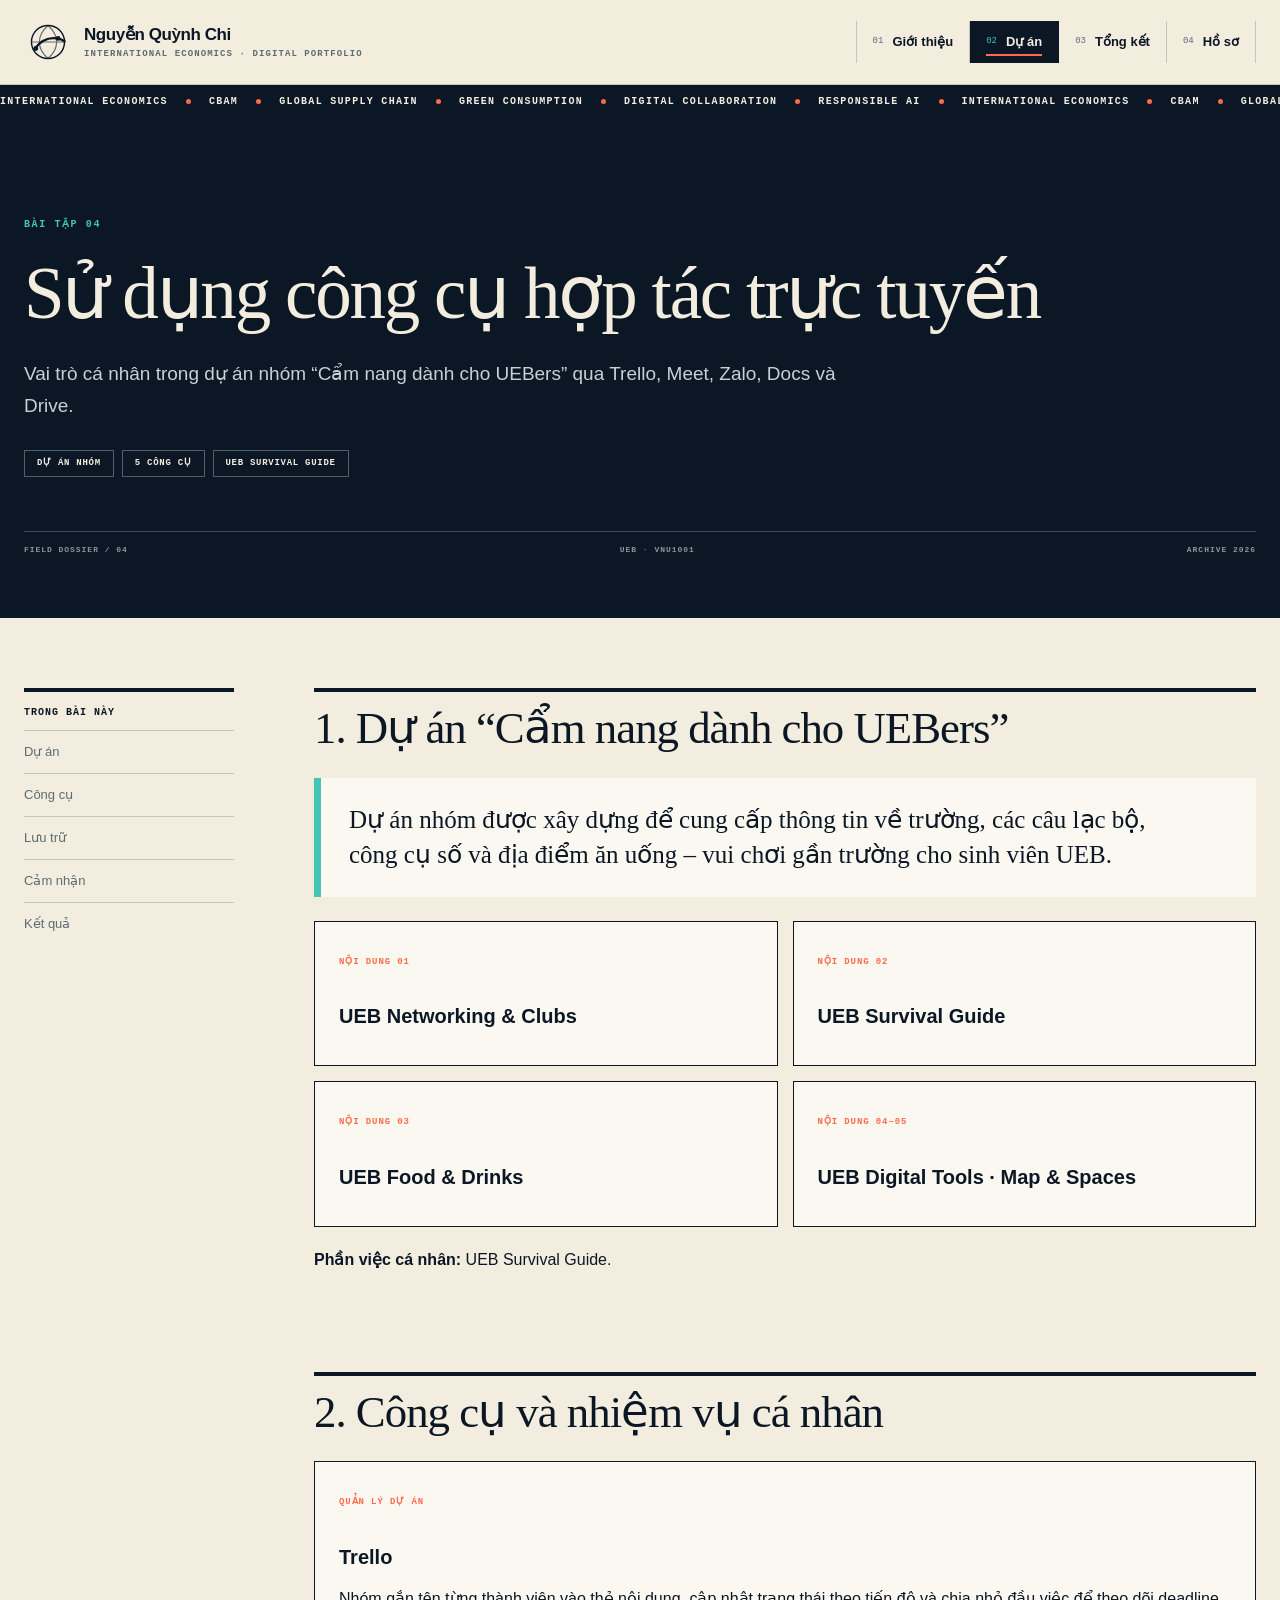
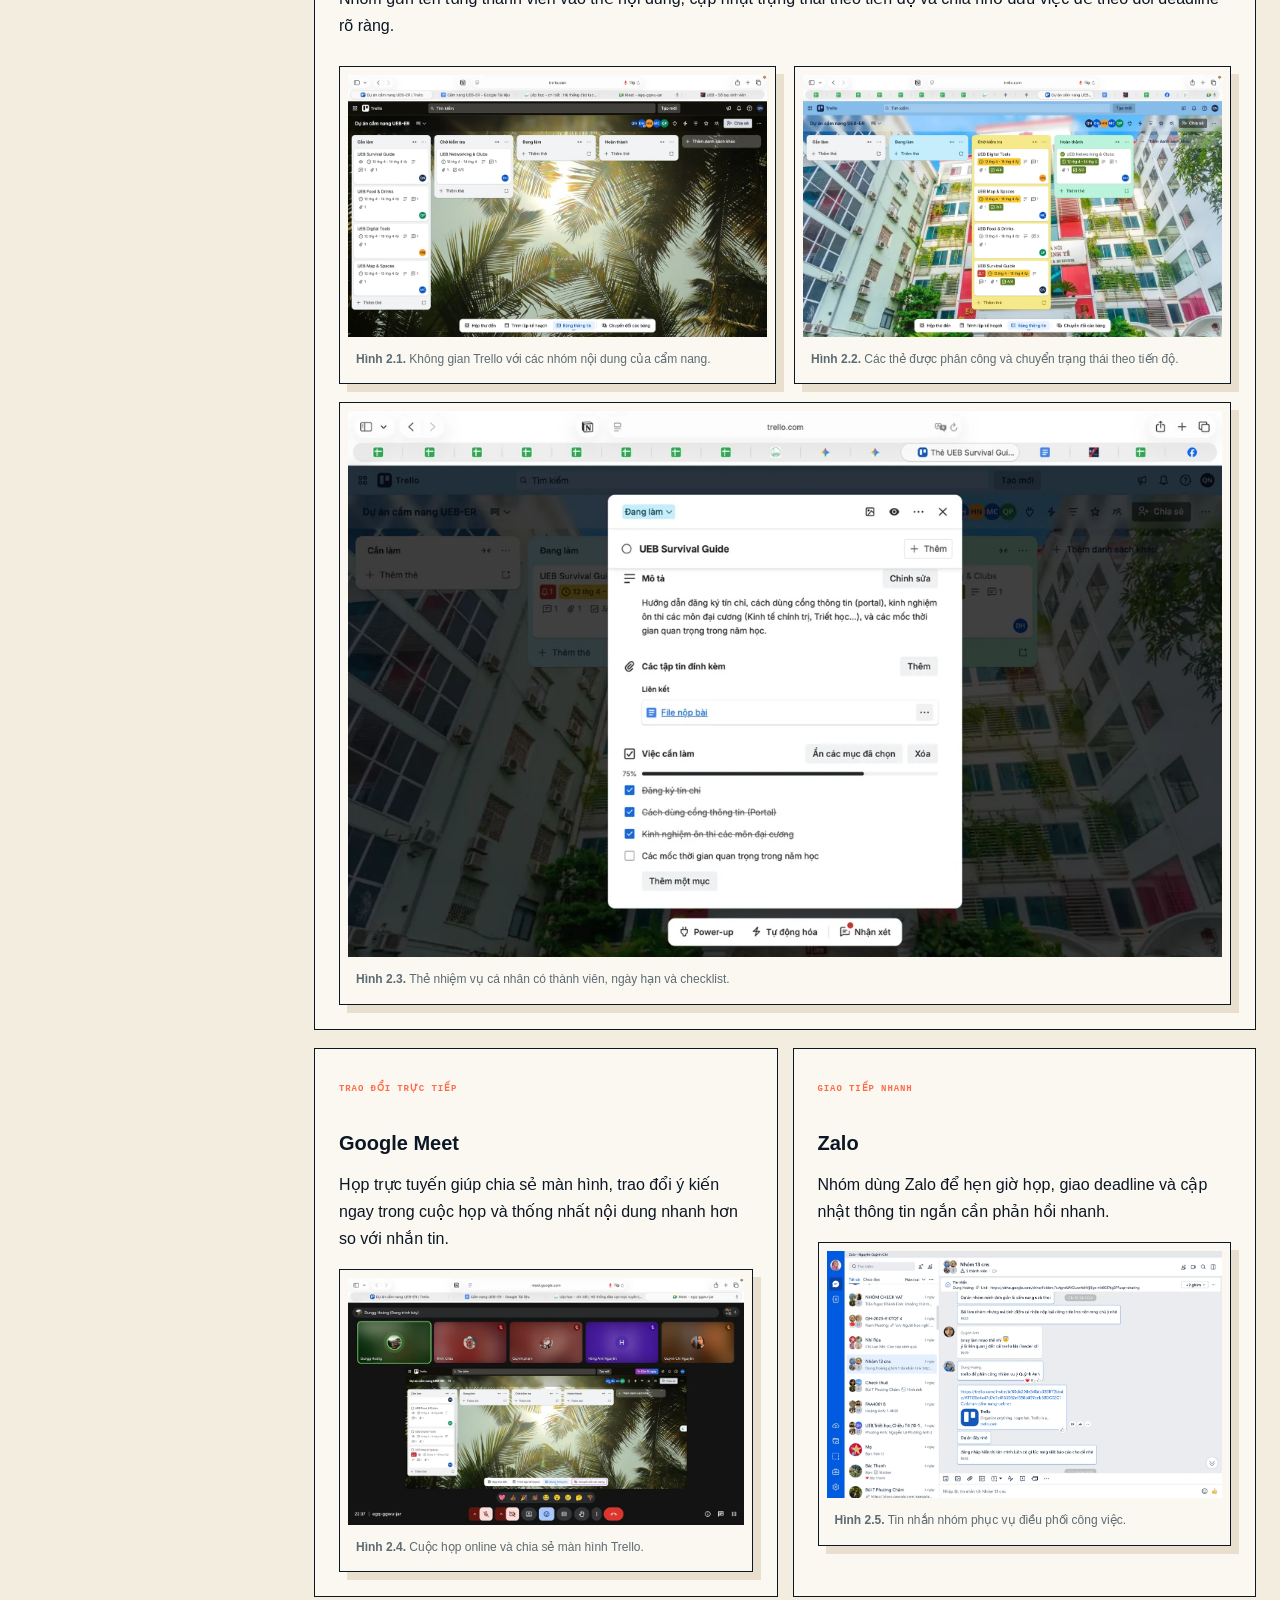
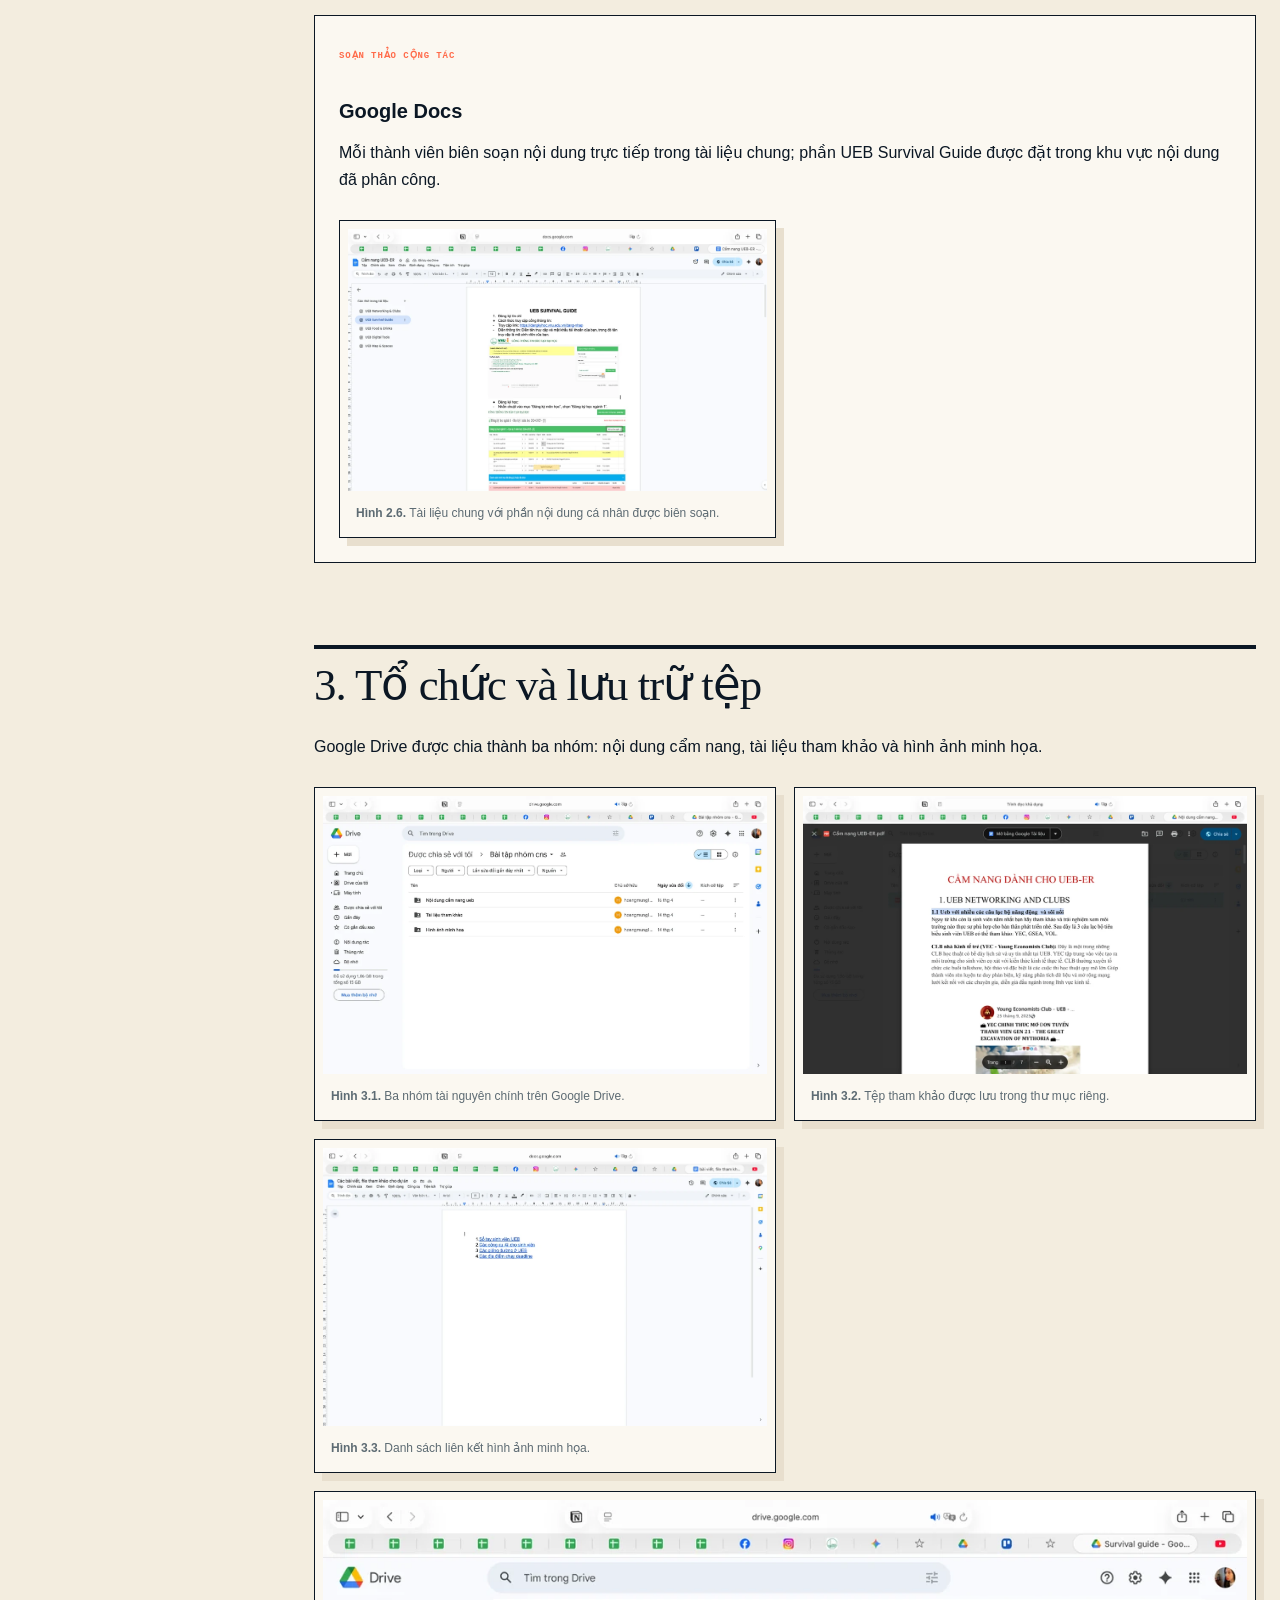
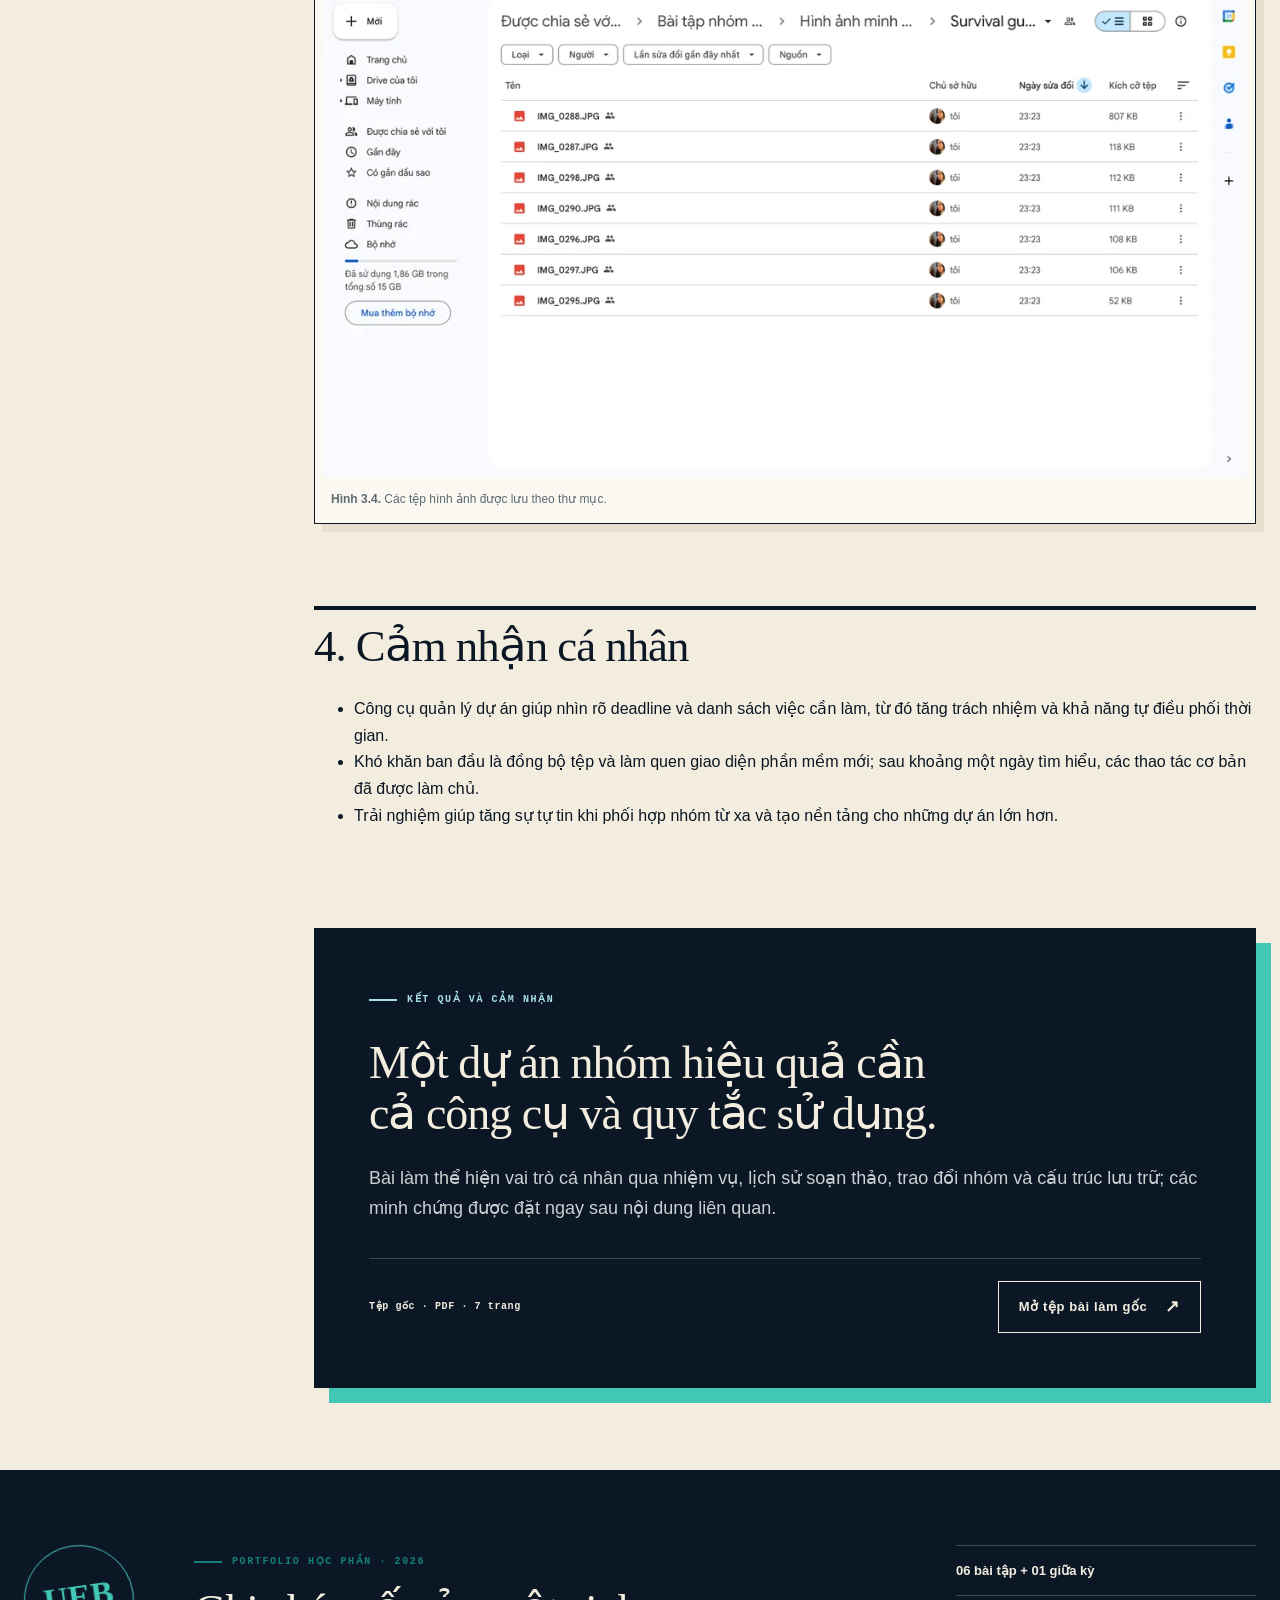
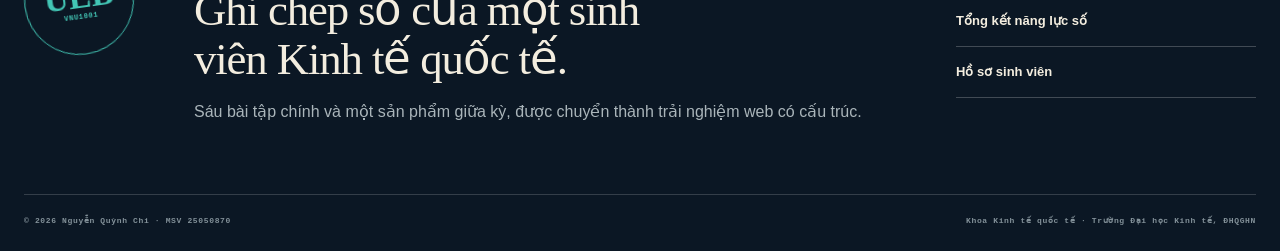
<file: project-4.html>
<!DOCTYPE html>

<html lang="vi"><head><meta charset="utf-8"/><meta content="width=device-width,initial-scale=1" name="viewport"/><meta content="Vai trò cá nhân trong dự án nhóm “Cẩm nang dành cho UEBers” qua Trello, Meet, Zalo, Docs và Drive." name="description"/><meta content="#0b1724" name="theme-color"/><title>Bài 04: Sử dụng công cụ hợp tác trực tuyến | Nguyễn Quỳnh Chi</title><link href="assets/images/favicon.svg" rel="icon" type="image/svg+xml"/><link href="assets/css/styles.css" rel="stylesheet"/></head><body class="project-page" data-project="4">
<a class="skip-link" href="#main">Bỏ qua điều hướng</a>
<div aria-hidden="true" class="progress"></div>
<div aria-hidden="true" class="site-atmosphere"><span></span><span></span><span></span></div>
<header class="site-header">
<div class="nav container">
<a aria-label="Về trang giới thiệu của Nguyễn Quỳnh Chi" class="brand" href="index.html">
<span class="brand-mark"><svg aria-hidden="true" focusable="false" viewbox="0 0 64 64">
<circle cx="32" cy="32" fill="none" r="23" stroke="currentColor" stroke-width="2"></circle>
<path d="M9 32h46M32 9c8 7 12 14.5 12 23S40 48 32 55M32 9c-8 7-12 14.5-12 23S24 48 32 55" fill="none" opacity=".62" stroke="currentColor" stroke-width="1.6"></path>
<path d="M14 41c8-11 18-16 31-14 4 .7 7.2 2 10 4" fill="none" stroke="currentColor" stroke-linecap="round" stroke-width="3.4"></path>
<circle cx="15" cy="41" fill="currentColor" r="3.4"></circle><circle cx="46" cy="27" fill="currentColor" r="3.4"></circle>
</svg></span>
<span class="brand-copy"><span>Nguyễn Quỳnh Chi</span><small>International Economics · Digital Portfolio</small></span>
</a>
<button aria-expanded="false" aria-label="Mở menu" class="nav-toggle"><span></span></button>
<nav aria-label="Điều hướng chính" class="nav-links">
<a href="index.html"><span>01</span>Giới thiệu</a>
<a href="projects.html"><span>02</span>Dự án</a>
<a href="reflection.html"><span>03</span>Tổng kết</a>
<a href="contact.html"><span>04</span>Hồ sơ</a>
</nav>
</div>
</header>
<div aria-label="Các chủ đề nổi bật trong portfolio" class="trade-ticker">
<div class="ticker-track">
<span>INTERNATIONAL ECONOMICS</span><i></i><span>CBAM</span><i></i><span>GLOBAL SUPPLY CHAIN</span><i></i><span>GREEN CONSUMPTION</span><i></i><span>DIGITAL COLLABORATION</span><i></i><span>RESPONSIBLE AI</span><i></i>
<span aria-hidden="true">INTERNATIONAL ECONOMICS</span><i aria-hidden="true"></i><span aria-hidden="true">CBAM</span><i aria-hidden="true"></i><span aria-hidden="true">GLOBAL SUPPLY CHAIN</span><i aria-hidden="true"></i><span aria-hidden="true">GREEN CONSUMPTION</span><i aria-hidden="true"></i><span aria-hidden="true">DIGITAL COLLABORATION</span><i aria-hidden="true"></i><span aria-hidden="true">RESPONSIBLE AI</span><i aria-hidden="true"></i>
</div>
</div><main id="main"><section class="project-hero"><div class="container"><span class="kicker">Bài tập 04</span><h1>Sử dụng công cụ hợp tác trực tuyến</h1><p class="dek">Vai trò cá nhân trong dự án nhóm “Cẩm nang dành cho UEBers” qua Trello, Meet, Zalo, Docs và Drive.</p><div class="project-facts"><span class="fact">Dự án nhóm</span><span class="fact">5 công cụ</span><span class="fact">UEB Survival Guide</span></div></div><div class="dossier-code container"><span>FIELD DOSSIER / 04</span><span>UEB · VNU1001</span><span>ARCHIVE 2026</span></div></section><div class="container content-wrap"><aside class="toc"><strong>Trong bài này</strong><a href="#du-an">Dự án</a><a href="#cong-cu">Công cụ</a><a href="#luu-tru">Lưu trữ</a><a href="#cam-nhan">Cảm nhận</a><a href="#ket-qua">Kết quả</a></aside><article class="article"><section id="du-an"><h2>1. Dự án “Cẩm nang dành cho UEBers”</h2><div class="lead-block">Dự án nhóm được xây dựng để cung cấp thông tin về trường, các câu lạc bộ, công cụ số và địa điểm ăn uống – vui chơi gần trường cho sinh viên UEB.</div><div class="tool-grid" style="margin-top:20px"><article class="tool-card"><span class="tool-label">Nội dung 01</span><h3>UEB Networking &amp; Clubs</h3></article><article class="tool-card"><span class="tool-label">Nội dung 02</span><h3>UEB Survival Guide</h3></article><article class="tool-card"><span class="tool-label">Nội dung 03</span><h3>UEB Food &amp; Drinks</h3></article><article class="tool-card"><span class="tool-label">Nội dung 04–05</span><h3>UEB Digital Tools · Map &amp; Spaces</h3></article></div><p style="margin-top:20px"><strong>Phần việc cá nhân:</strong> UEB Survival Guide.</p></section>
<section id="cong-cu"><h2>2. Công cụ và nhiệm vụ cá nhân</h2><article class="tool-card"><span class="tool-label">Quản lý dự án</span><h3>Trello</h3><p>Nhóm gắn tên từng thành viên vào thẻ nội dung, cập nhật trạng thái theo tiến độ và chia nhỏ đầu việc để theo dõi deadline rõ ràng.</p><div class="proof-grid"><figure class="proof-card reveal"><button aria-label="Phóng to ảnh: &lt;strong&gt;Hình 2.1.&lt;/strong&gt; Không gian Trello với các nhóm nội dung của cẩm nang." data-lightbox="assets/images/proof/bai-4/img-000.webp" type="button"><img alt="Bảng Trello tổng quan của dự án" loading="lazy" src="assets/images/proof/bai-4/img-000.webp"/></button><figcaption class="proof-caption"><strong>Hình 2.1.</strong> Không gian Trello với các nhóm nội dung của cẩm nang.</figcaption></figure><figure class="proof-card reveal"><button aria-label="Phóng to ảnh: &lt;strong&gt;Hình 2.2.&lt;/strong&gt; Các thẻ được phân công và chuyển trạng thái theo tiến độ." data-lightbox="assets/images/proof/bai-4/img-001.webp" type="button"><img alt="Bảng Trello hiển thị các thẻ công việc" loading="lazy" src="assets/images/proof/bai-4/img-001.webp"/></button><figcaption class="proof-caption"><strong>Hình 2.2.</strong> Các thẻ được phân công và chuyển trạng thái theo tiến độ.</figcaption></figure><figure class="proof-card full reveal"><button aria-label="Phóng to ảnh: &lt;strong&gt;Hình 2.3.&lt;/strong&gt; Thẻ nhiệm vụ cá nhân có thành viên, ngày hạn và checklist." data-lightbox="assets/images/proof/bai-4/img-002.webp" type="button"><img alt="Chi tiết thẻ UEB Survival Guide" loading="lazy" src="assets/images/proof/bai-4/img-002.webp"/></button><figcaption class="proof-caption"><strong>Hình 2.3.</strong> Thẻ nhiệm vụ cá nhân có thành viên, ngày hạn và checklist.</figcaption></figure></div></article>
<div class="tool-grid" style="margin-top:18px"><article class="tool-card"><span class="tool-label">Trao đổi trực tiếp</span><h3>Google Meet</h3><p>Họp trực tuyến giúp chia sẻ màn hình, trao đổi ý kiến ngay trong cuộc họp và thống nhất nội dung nhanh hơn so với nhắn tin.</p><figure class="proof-card reveal"><button aria-label="Phóng to ảnh: &lt;strong&gt;Hình 2.4.&lt;/strong&gt; Cuộc họp online và chia sẻ màn hình Trello." data-lightbox="assets/images/proof/bai-4/img-003.webp" type="button"><img alt="Cuộc họp Google Meet của nhóm" loading="lazy" src="assets/images/proof/bai-4/img-003.webp"/></button><figcaption class="proof-caption"><strong>Hình 2.4.</strong> Cuộc họp online và chia sẻ màn hình Trello.</figcaption></figure></article><article class="tool-card"><span class="tool-label">Giao tiếp nhanh</span><h3>Zalo</h3><p>Nhóm dùng Zalo để hẹn giờ họp, giao deadline và cập nhật thông tin ngắn cần phản hồi nhanh.</p><figure class="proof-card reveal"><button aria-label="Phóng to ảnh: &lt;strong&gt;Hình 2.5.&lt;/strong&gt; Tin nhắn nhóm phục vụ điều phối công việc." data-lightbox="assets/images/proof/bai-4/img-004.webp" type="button"><img alt="Đoạn trao đổi trong nhóm Zalo" loading="lazy" src="assets/images/proof/bai-4/img-004.webp"/></button><figcaption class="proof-caption"><strong>Hình 2.5.</strong> Tin nhắn nhóm phục vụ điều phối công việc.</figcaption></figure></article></div>
<article class="tool-card" style="margin-top:18px"><span class="tool-label">Soạn thảo cộng tác</span><h3>Google Docs</h3><p>Mỗi thành viên biên soạn nội dung trực tiếp trong tài liệu chung; phần UEB Survival Guide được đặt trong khu vực nội dung đã phân công.</p><div class="proof-grid"><figure class="proof-card reveal"><button aria-label="Phóng to ảnh: &lt;strong&gt;Hình 2.6.&lt;/strong&gt; Tài liệu chung với phần nội dung cá nhân được biên soạn." data-lightbox="assets/images/proof/bai-4/img-005.webp" type="button"><img alt="Nội dung UEB Survival Guide trên Google Docs" loading="lazy" src="assets/images/proof/bai-4/img-005.webp"/></button><figcaption class="proof-caption"><strong>Hình 2.6.</strong> Tài liệu chung với phần nội dung cá nhân được biên soạn.</figcaption></figure></div></article></section>
<section id="luu-tru"><h2>3. Tổ chức và lưu trữ tệp</h2><p>Google Drive được chia thành ba nhóm: nội dung cẩm nang, tài liệu tham khảo và hình ảnh minh họa.</p><div class="proof-grid"><figure class="proof-card reveal"><button aria-label="Phóng to ảnh: &lt;strong&gt;Hình 3.1.&lt;/strong&gt; Ba nhóm tài nguyên chính trên Google Drive." data-lightbox="assets/images/proof/bai-4/img-006.webp" type="button"><img alt="Cấu trúc thư mục Google Drive của dự án" loading="lazy" src="assets/images/proof/bai-4/img-006.webp"/></button><figcaption class="proof-caption"><strong>Hình 3.1.</strong> Ba nhóm tài nguyên chính trên Google Drive.</figcaption></figure><figure class="proof-card reveal"><button aria-label="Phóng to ảnh: &lt;strong&gt;Hình 3.2.&lt;/strong&gt; Tệp tham khảo được lưu trong thư mục riêng." data-lightbox="assets/images/proof/bai-4/img-007.webp" type="button"><img alt="Tài liệu tham khảo cẩm nang UEB" loading="lazy" src="assets/images/proof/bai-4/img-007.webp"/></button><figcaption class="proof-caption"><strong>Hình 3.2.</strong> Tệp tham khảo được lưu trong thư mục riêng.</figcaption></figure><figure class="proof-card reveal"><button aria-label="Phóng to ảnh: &lt;strong&gt;Hình 3.3.&lt;/strong&gt; Danh sách liên kết hình ảnh minh họa." data-lightbox="assets/images/proof/bai-4/img-008.webp" type="button"><img alt="Danh sách hình ảnh minh họa trong tài liệu" loading="lazy" src="assets/images/proof/bai-4/img-008.webp"/></button><figcaption class="proof-caption"><strong>Hình 3.3.</strong> Danh sách liên kết hình ảnh minh họa.</figcaption></figure><figure class="proof-card full reveal"><button aria-label="Phóng to ảnh: &lt;strong&gt;Hình 3.4.&lt;/strong&gt; Các tệp hình ảnh được lưu theo thư mục." data-lightbox="assets/images/proof/bai-4/img-009.webp" type="button"><img alt="Thư mục hình ảnh trên Google Drive" loading="lazy" src="assets/images/proof/bai-4/img-009.webp"/></button><figcaption class="proof-caption"><strong>Hình 3.4.</strong> Các tệp hình ảnh được lưu theo thư mục.</figcaption></figure></div></section>
<section id="cam-nhan"><h2>4. Cảm nhận cá nhân</h2><ul><li>Công cụ quản lý dự án giúp nhìn rõ deadline và danh sách việc cần làm, từ đó tăng trách nhiệm và khả năng tự điều phối thời gian.</li><li>Khó khăn ban đầu là đồng bộ tệp và làm quen giao diện phần mềm mới; sau khoảng một ngày tìm hiểu, các thao tác cơ bản đã được làm chủ.</li><li>Trải nghiệm giúp tăng sự tự tin khi phối hợp nhóm từ xa và tạo nền tảng cho những dự án lớn hơn.</li></ul></section>
<section id="ket-qua"><div class="result-box"><span class="eyebrow" style="color:#a9ddea">Kết quả và cảm nhận</span><h2 style="font-size:46px;margin-top:12px">Một dự án nhóm hiệu quả cần cả công cụ và quy tắc sử dụng.</h2><p>Bài làm thể hiện vai trò cá nhân qua nhiệm vụ, lịch sử soạn thảo, trao đổi nhóm và cấu trúc lưu trữ; các minh chứng được đặt ngay sau nội dung liên quan.</p><div class="source-bar"><span>Tệp gốc · PDF · 7 trang</span><a class="btn btn-secondary" href="assets/docs/bai-4-hop-tac-truc-tuyen.pdf">Mở tệp bài làm gốc<span aria-hidden="true">↗</span></a></div></div></section></article></div></main><footer class="footer">
<div class="container footer-grid">
<div aria-hidden="true" class="footer-stamp"><span>UEB</span><small>VNU1001</small></div>
<div>
<span class="eyebrow">Portfolio học phần · 2026</span>
<h2>Ghi chép số của một sinh viên Kinh tế quốc tế.</h2>
<p>Sáu bài tập chính và một sản phẩm giữa kỳ, được chuyển thành trải nghiệm web có cấu trúc.</p>
</div>
<div class="footer-links">
<a href="projects.html">06 bài tập + 01 giữa kỳ</a>
<a href="reflection.html">Tổng kết năng lực số</a>
<a href="contact.html">Hồ sơ sinh viên</a>
</div>
</div>
<div class="container footer-bottom"><span>© 2026 Nguyễn Quỳnh Chi · MSV 25050870</span><span>Khoa Kinh tế quốc tế · Trường Đại học Kinh tế, ĐHQGHN</span></div>
</footer><div aria-label="Xem ảnh minh chứng" aria-modal="true" class="lightbox" role="dialog"><button aria-label="Đóng" class="lightbox-close">×</button><img alt=""/></div><script src="assets/js/main.js"></script></body></html>
</file>
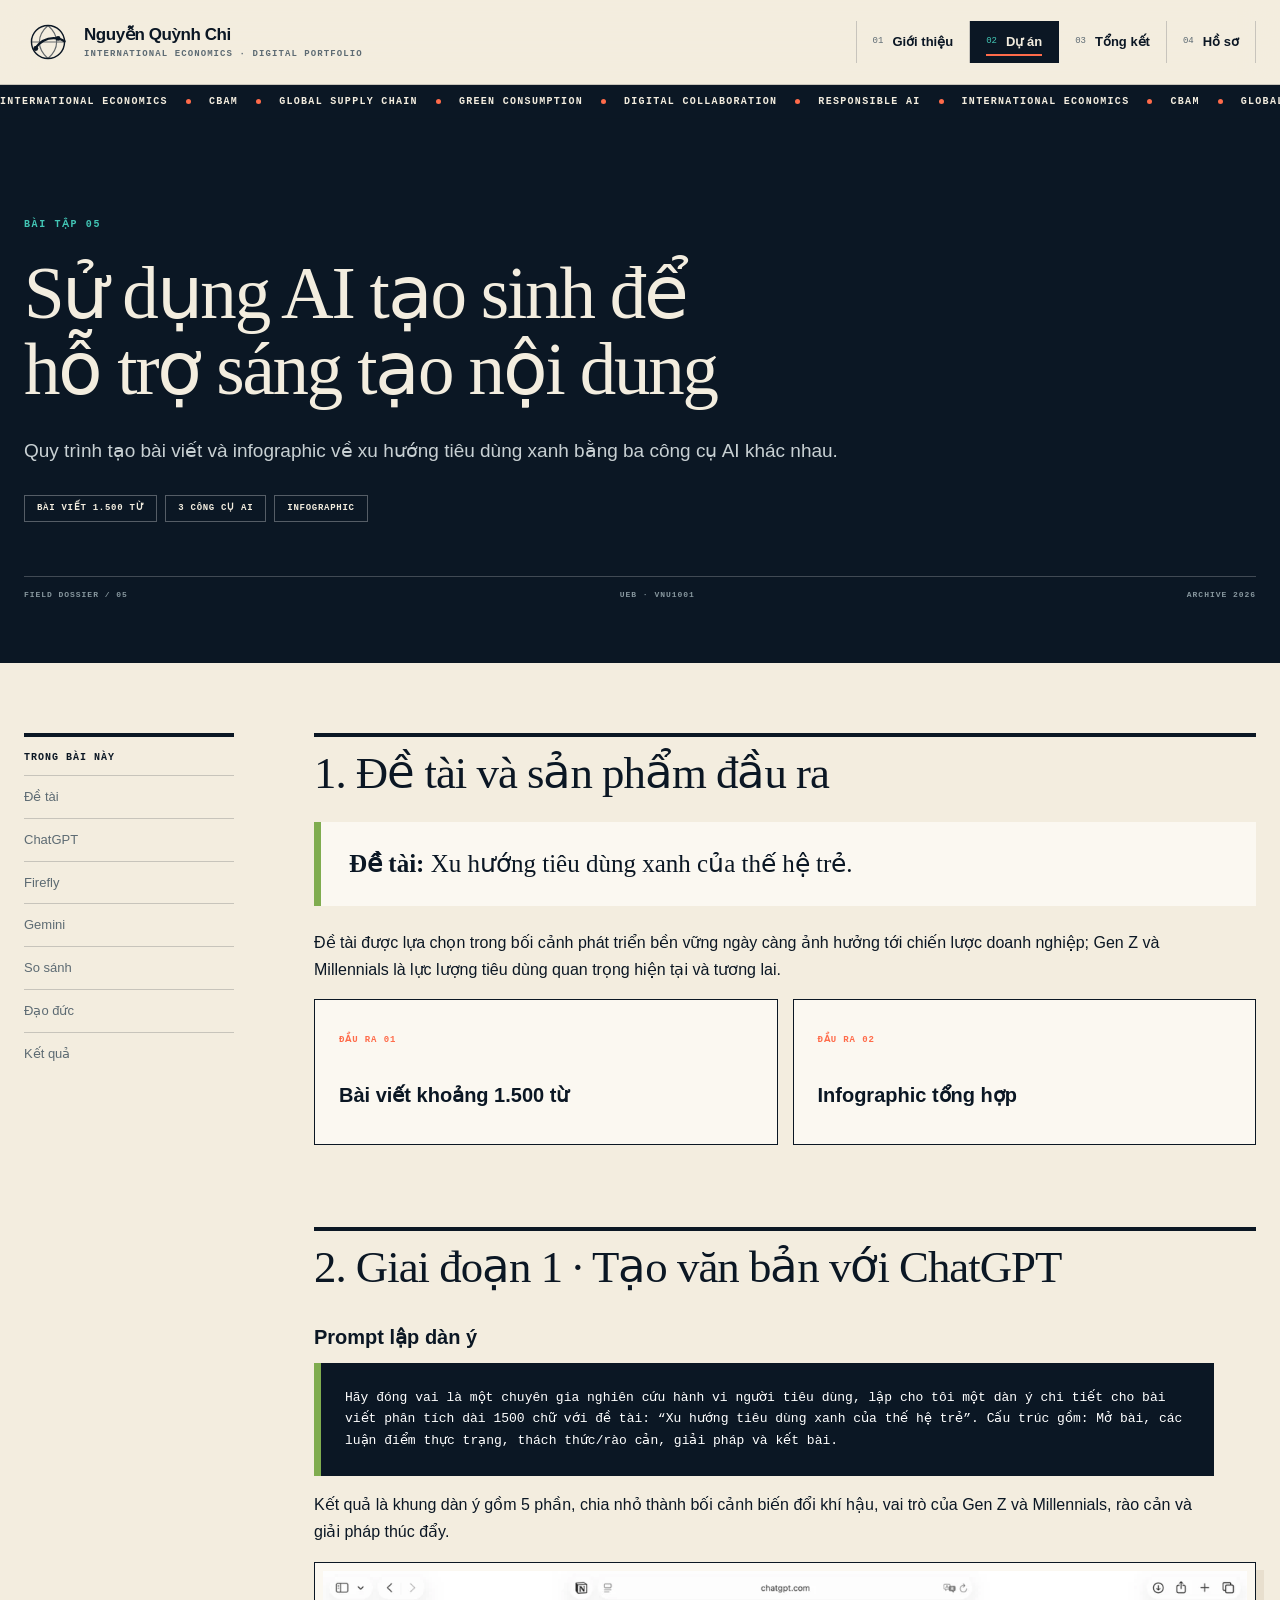
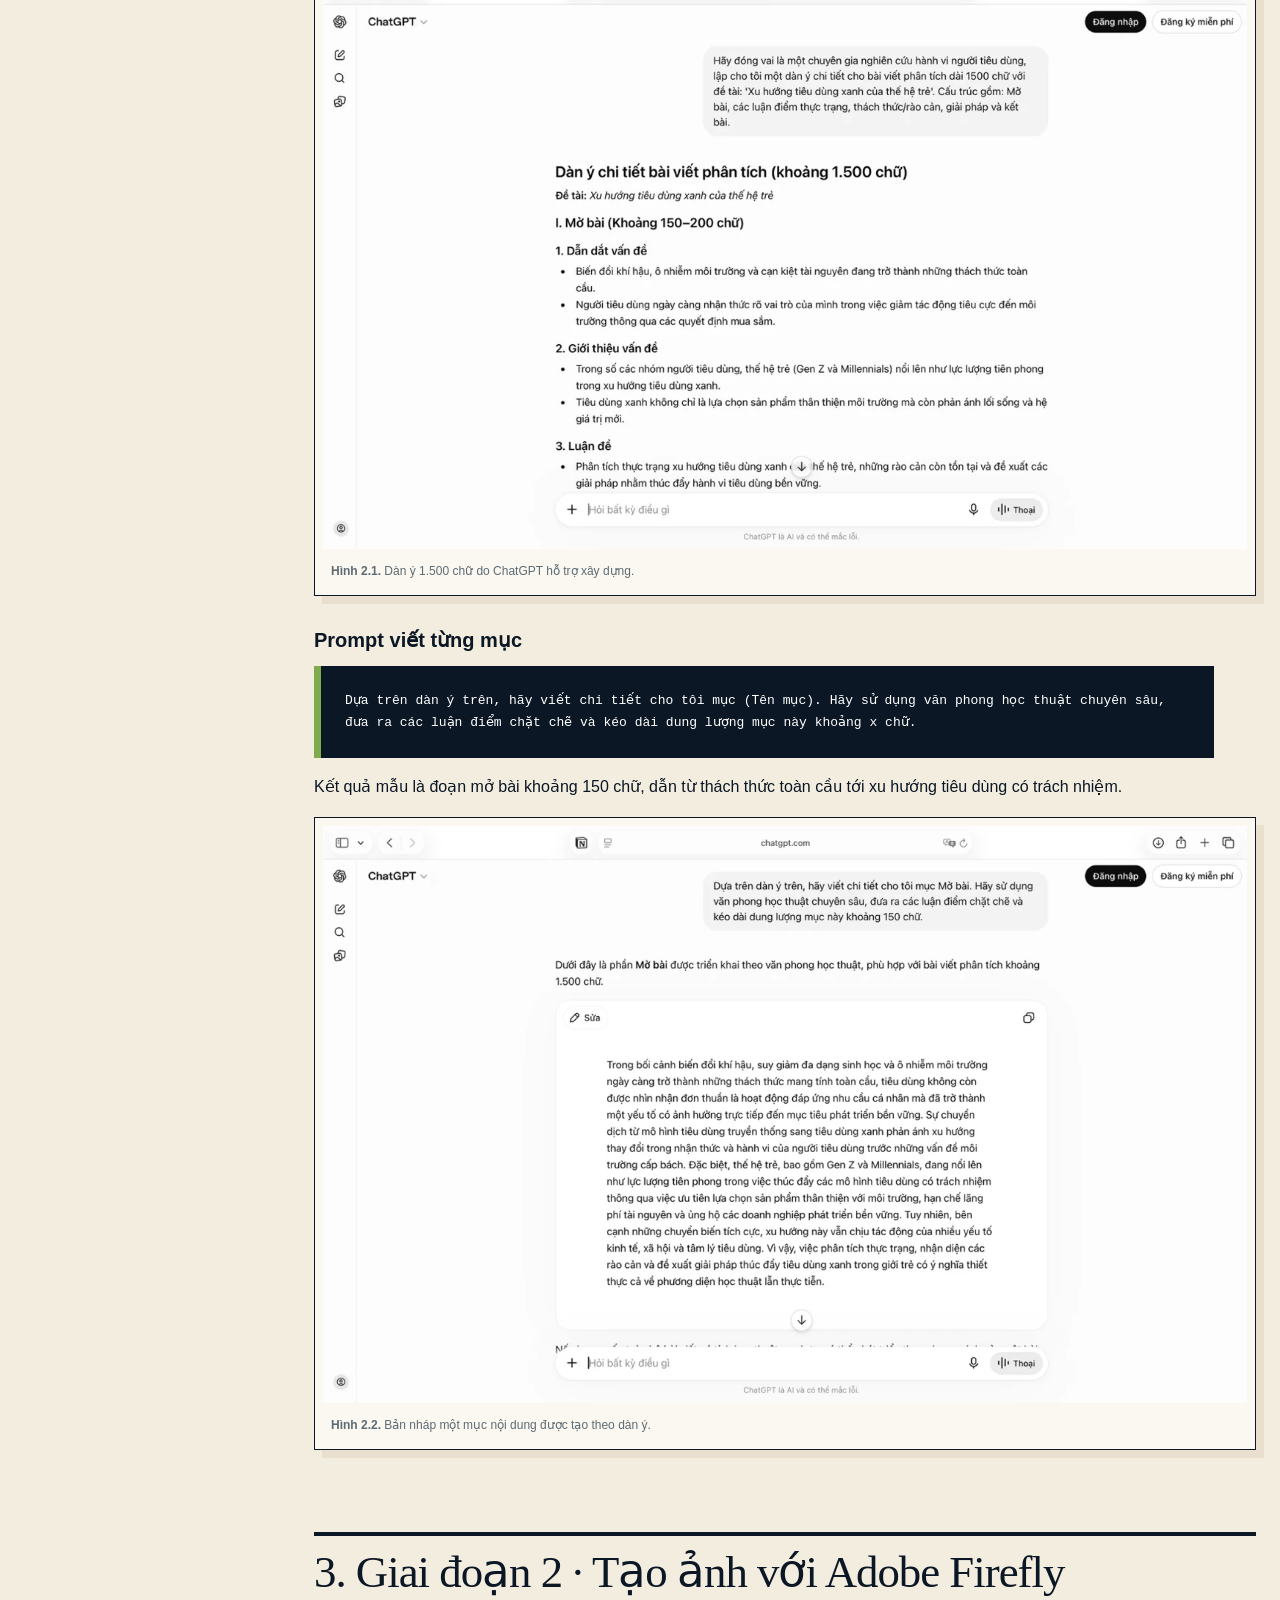
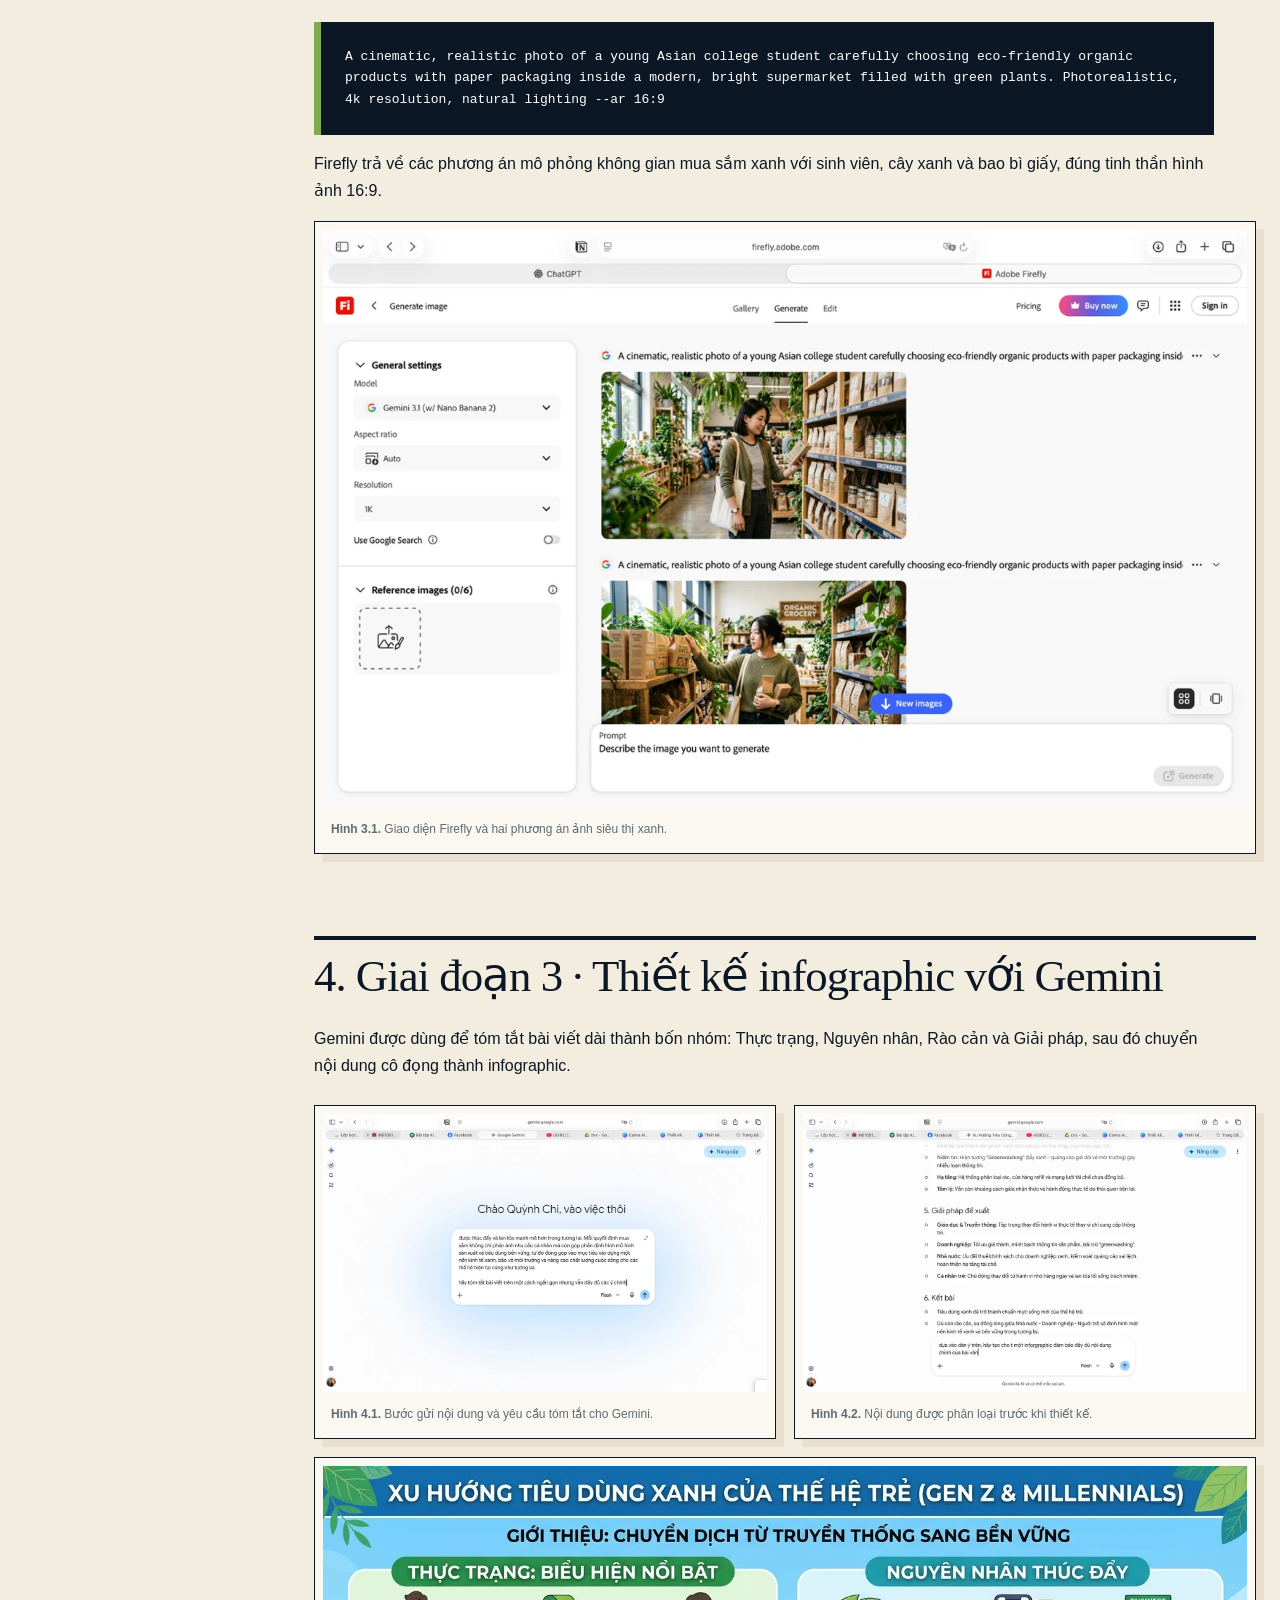
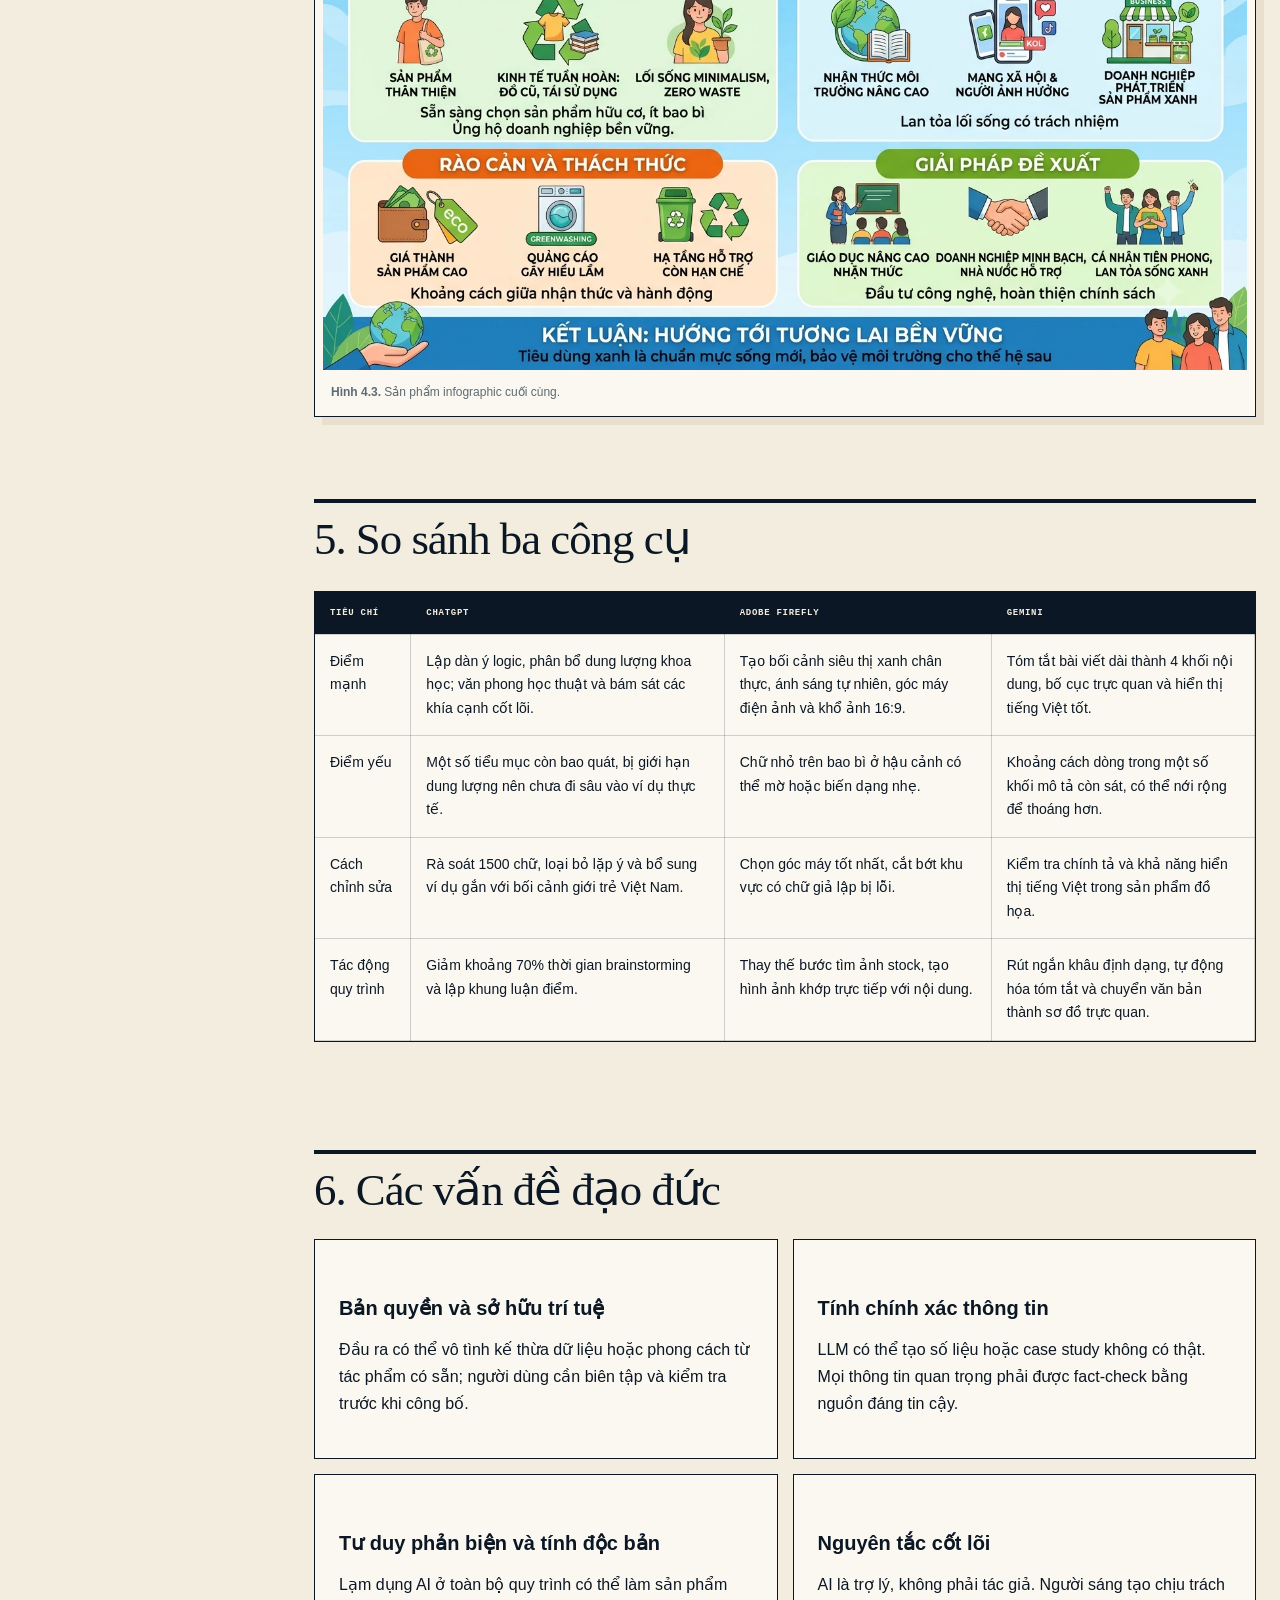
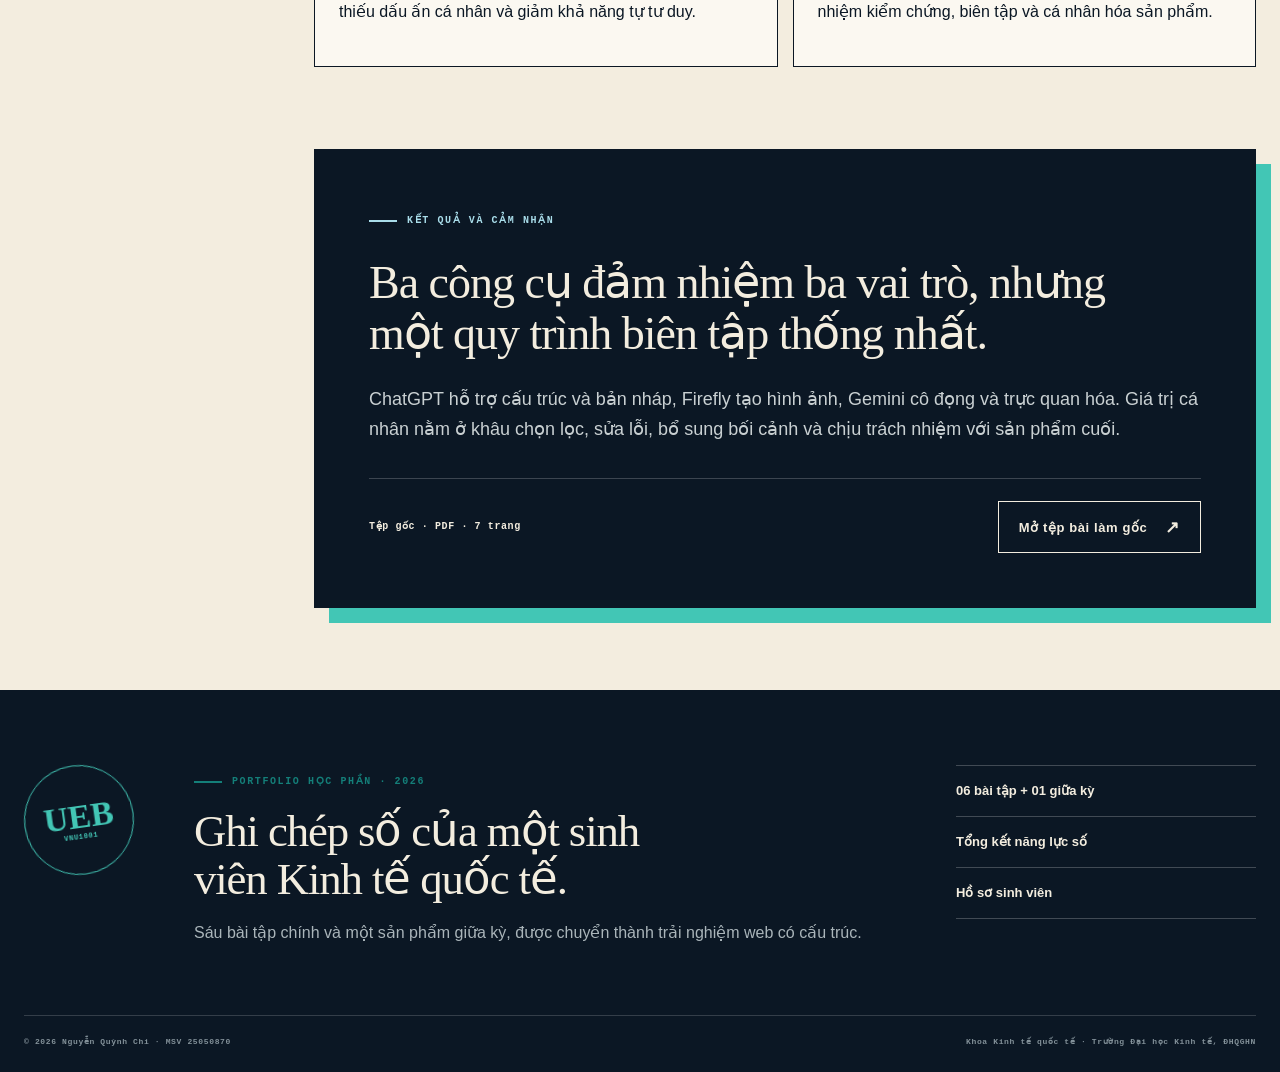
<file: project-5.html>
<!DOCTYPE html>

<html lang="vi"><head><meta charset="utf-8"/><meta content="width=device-width,initial-scale=1" name="viewport"/><meta content="Quy trình tạo bài viết và infographic về xu hướng tiêu dùng xanh bằng ba công cụ AI khác nhau." name="description"/><meta content="#0b1724" name="theme-color"/><title>Bài 05: Sử dụng AI tạo sinh để hỗ trợ sáng tạo nội dung | Nguyễn Quỳnh Chi</title><link href="assets/images/favicon.svg" rel="icon" type="image/svg+xml"/><link href="assets/css/styles.css" rel="stylesheet"/></head><body class="project-page" data-project="5">
<a class="skip-link" href="#main">Bỏ qua điều hướng</a>
<div aria-hidden="true" class="progress"></div>
<div aria-hidden="true" class="site-atmosphere"><span></span><span></span><span></span></div>
<header class="site-header">
<div class="nav container">
<a aria-label="Về trang giới thiệu của Nguyễn Quỳnh Chi" class="brand" href="index.html">
<span class="brand-mark"><svg aria-hidden="true" focusable="false" viewbox="0 0 64 64">
<circle cx="32" cy="32" fill="none" r="23" stroke="currentColor" stroke-width="2"></circle>
<path d="M9 32h46M32 9c8 7 12 14.5 12 23S40 48 32 55M32 9c-8 7-12 14.5-12 23S24 48 32 55" fill="none" opacity=".62" stroke="currentColor" stroke-width="1.6"></path>
<path d="M14 41c8-11 18-16 31-14 4 .7 7.2 2 10 4" fill="none" stroke="currentColor" stroke-linecap="round" stroke-width="3.4"></path>
<circle cx="15" cy="41" fill="currentColor" r="3.4"></circle><circle cx="46" cy="27" fill="currentColor" r="3.4"></circle>
</svg></span>
<span class="brand-copy"><span>Nguyễn Quỳnh Chi</span><small>International Economics · Digital Portfolio</small></span>
</a>
<button aria-expanded="false" aria-label="Mở menu" class="nav-toggle"><span></span></button>
<nav aria-label="Điều hướng chính" class="nav-links">
<a href="index.html"><span>01</span>Giới thiệu</a>
<a href="projects.html"><span>02</span>Dự án</a>
<a href="reflection.html"><span>03</span>Tổng kết</a>
<a href="contact.html"><span>04</span>Hồ sơ</a>
</nav>
</div>
</header>
<div aria-label="Các chủ đề nổi bật trong portfolio" class="trade-ticker">
<div class="ticker-track">
<span>INTERNATIONAL ECONOMICS</span><i></i><span>CBAM</span><i></i><span>GLOBAL SUPPLY CHAIN</span><i></i><span>GREEN CONSUMPTION</span><i></i><span>DIGITAL COLLABORATION</span><i></i><span>RESPONSIBLE AI</span><i></i>
<span aria-hidden="true">INTERNATIONAL ECONOMICS</span><i aria-hidden="true"></i><span aria-hidden="true">CBAM</span><i aria-hidden="true"></i><span aria-hidden="true">GLOBAL SUPPLY CHAIN</span><i aria-hidden="true"></i><span aria-hidden="true">GREEN CONSUMPTION</span><i aria-hidden="true"></i><span aria-hidden="true">DIGITAL COLLABORATION</span><i aria-hidden="true"></i><span aria-hidden="true">RESPONSIBLE AI</span><i aria-hidden="true"></i>
</div>
</div><main id="main"><section class="project-hero"><div class="container"><span class="kicker">Bài tập 05</span><h1>Sử dụng AI tạo sinh để hỗ trợ sáng tạo nội dung</h1><p class="dek">Quy trình tạo bài viết và infographic về xu hướng tiêu dùng xanh bằng ba công cụ AI khác nhau.</p><div class="project-facts"><span class="fact">Bài viết 1.500 từ</span><span class="fact">3 công cụ AI</span><span class="fact">Infographic</span></div></div><div class="dossier-code container"><span>FIELD DOSSIER / 05</span><span>UEB · VNU1001</span><span>ARCHIVE 2026</span></div></section><div class="container content-wrap"><aside class="toc"><strong>Trong bài này</strong><a href="#de-tai">Đề tài</a><a href="#chatgpt">ChatGPT</a><a href="#firefly">Firefly</a><a href="#gemini">Gemini</a><a href="#so-sanh">So sánh</a><a href="#dao-duc">Đạo đức</a><a href="#ket-qua">Kết quả</a></aside><article class="article"><section id="de-tai"><h2>1. Đề tài và sản phẩm đầu ra</h2><div class="lead-block"><strong>Đề tài:</strong> Xu hướng tiêu dùng xanh của thế hệ trẻ.</div><p>Đề tài được lựa chọn trong bối cảnh phát triển bền vững ngày càng ảnh hưởng tới chiến lược doanh nghiệp; Gen Z và Millennials là lực lượng tiêu dùng quan trọng hiện tại và tương lai.</p><div class="tool-grid"><article class="tool-card"><span class="tool-label">Đầu ra 01</span><h3>Bài viết khoảng 1.500 từ</h3></article><article class="tool-card"><span class="tool-label">Đầu ra 02</span><h3>Infographic tổng hợp</h3></article></div></section>
<section id="chatgpt"><h2>2. Giai đoạn 1 · Tạo văn bản với ChatGPT</h2><h3>Prompt lập dàn ý</h3><p class="prompt">Hãy đóng vai là một chuyên gia nghiên cứu hành vi người tiêu dùng, lập cho tôi một dàn ý chi tiết cho bài viết phân tích dài 1500 chữ với đề tài: “Xu hướng tiêu dùng xanh của thế hệ trẻ”. Cấu trúc gồm: Mở bài, các luận điểm thực trạng, thách thức/rào cản, giải pháp và kết bài.</p><p>Kết quả là khung dàn ý gồm 5 phần, chia nhỏ thành bối cảnh biến đổi khí hậu, vai trò của Gen Z và Millennials, rào cản và giải pháp thúc đẩy.</p><figure class="proof-card full reveal"><button aria-label="Phóng to ảnh: &lt;strong&gt;Hình 2.1.&lt;/strong&gt; Dàn ý 1.500 chữ do ChatGPT hỗ trợ xây dựng." data-lightbox="assets/images/proof/bai-5/img-000.webp" type="button"><img alt="ChatGPT tạo dàn ý bài viết" loading="lazy" src="assets/images/proof/bai-5/img-000.webp"/></button><figcaption class="proof-caption"><strong>Hình 2.1.</strong> Dàn ý 1.500 chữ do ChatGPT hỗ trợ xây dựng.</figcaption></figure><h3>Prompt viết từng mục</h3><p class="prompt">Dựa trên dàn ý trên, hãy viết chi tiết cho tôi mục (Tên mục). Hãy sử dụng văn phong học thuật chuyên sâu, đưa ra các luận điểm chặt chẽ và kéo dài dung lượng mục này khoảng x chữ.</p><p>Kết quả mẫu là đoạn mở bài khoảng 150 chữ, dẫn từ thách thức toàn cầu tới xu hướng tiêu dùng có trách nhiệm.</p><figure class="proof-card full reveal"><button aria-label="Phóng to ảnh: &lt;strong&gt;Hình 2.2.&lt;/strong&gt; Bản nháp một mục nội dung được tạo theo dàn ý." data-lightbox="assets/images/proof/bai-5/img-001.webp" type="button"><img alt="ChatGPT viết đoạn mở bài" loading="lazy" src="assets/images/proof/bai-5/img-001.webp"/></button><figcaption class="proof-caption"><strong>Hình 2.2.</strong> Bản nháp một mục nội dung được tạo theo dàn ý.</figcaption></figure></section>
<section id="firefly"><h2>3. Giai đoạn 2 · Tạo ảnh với Adobe Firefly</h2><p class="prompt">A cinematic, realistic photo of a young Asian college student carefully choosing eco-friendly organic products with paper packaging inside a modern, bright supermarket filled with green plants. Photorealistic, 4k resolution, natural lighting --ar 16:9</p><p>Firefly trả về các phương án mô phỏng không gian mua sắm xanh với sinh viên, cây xanh và bao bì giấy, đúng tinh thần hình ảnh 16:9.</p><figure class="proof-card full reveal"><button aria-label="Phóng to ảnh: &lt;strong&gt;Hình 3.1.&lt;/strong&gt; Giao diện Firefly và hai phương án ảnh siêu thị xanh." data-lightbox="assets/images/proof/bai-5/img-002.webp" type="button"><img alt="Các phương án ảnh do Adobe Firefly tạo" loading="lazy" src="assets/images/proof/bai-5/img-002.webp"/></button><figcaption class="proof-caption"><strong>Hình 3.1.</strong> Giao diện Firefly và hai phương án ảnh siêu thị xanh.</figcaption></figure></section>
<section id="gemini"><h2>4. Giai đoạn 3 · Thiết kế infographic với Gemini</h2><p>Gemini được dùng để tóm tắt bài viết dài thành bốn nhóm: Thực trạng, Nguyên nhân, Rào cản và Giải pháp, sau đó chuyển nội dung cô đọng thành infographic.</p><div class="proof-grid"><figure class="proof-card reveal"><button aria-label="Phóng to ảnh: &lt;strong&gt;Hình 4.1.&lt;/strong&gt; Bước gửi nội dung và yêu cầu tóm tắt cho Gemini." data-lightbox="assets/images/proof/bai-5/img-003.webp" type="button"><img alt="Gemini tiếp nhận yêu cầu tóm tắt" loading="lazy" src="assets/images/proof/bai-5/img-003.webp"/></button><figcaption class="proof-caption"><strong>Hình 4.1.</strong> Bước gửi nội dung và yêu cầu tóm tắt cho Gemini.</figcaption></figure><figure class="proof-card reveal"><button aria-label="Phóng to ảnh: &lt;strong&gt;Hình 4.2.&lt;/strong&gt; Nội dung được phân loại trước khi thiết kế." data-lightbox="assets/images/proof/bai-5/img-004.webp" type="button"><img alt="Kết quả tóm tắt của Gemini" loading="lazy" src="assets/images/proof/bai-5/img-004.webp"/></button><figcaption class="proof-caption"><strong>Hình 4.2.</strong> Nội dung được phân loại trước khi thiết kế.</figcaption></figure><figure class="proof-card full reveal"><button aria-label="Phóng to ảnh: &lt;strong&gt;Hình 4.3.&lt;/strong&gt; Sản phẩm infographic cuối cùng." data-lightbox="assets/images/proof/bai-5/img-005.webp" type="button"><img alt="Infographic xu hướng tiêu dùng xanh" loading="lazy" src="assets/images/proof/bai-5/img-005.webp"/></button><figcaption class="proof-caption"><strong>Hình 4.3.</strong> Sản phẩm infographic cuối cùng.</figcaption></figure></div></section>
<section id="so-sanh"><h2>5. So sánh ba công cụ</h2><div class="table-wrap"><table><thead><tr><th>Tiêu chí</th><th>ChatGPT</th><th>Adobe Firefly</th><th>Gemini</th></tr></thead><tbody><tr><td>Điểm mạnh</td><td>Lập dàn ý logic, phân bổ dung lượng khoa học; văn phong học thuật và bám sát các khía cạnh cốt lõi.</td><td>Tạo bối cảnh siêu thị xanh chân thực, ánh sáng tự nhiên, góc máy điện ảnh và khổ ảnh 16:9.</td><td>Tóm tắt bài viết dài thành 4 khối nội dung, bố cục trực quan và hiển thị tiếng Việt tốt.</td></tr><tr><td>Điểm yếu</td><td>Một số tiểu mục còn bao quát, bị giới hạn dung lượng nên chưa đi sâu vào ví dụ thực tế.</td><td>Chữ nhỏ trên bao bì ở hậu cảnh có thể mờ hoặc biến dạng nhẹ.</td><td>Khoảng cách dòng trong một số khối mô tả còn sát, có thể nới rộng để thoáng hơn.</td></tr><tr><td>Cách chỉnh sửa</td><td>Rà soát 1500 chữ, loại bỏ lặp ý và bổ sung ví dụ gắn với bối cảnh giới trẻ Việt Nam.</td><td>Chọn góc máy tốt nhất, cắt bớt khu vực có chữ giả lập bị lỗi.</td><td>Kiểm tra chính tả và khả năng hiển thị tiếng Việt trong sản phẩm đồ họa.</td></tr><tr><td>Tác động quy trình</td><td>Giảm khoảng 70% thời gian brainstorming và lập khung luận điểm.</td><td>Thay thế bước tìm ảnh stock, tạo hình ảnh khớp trực tiếp với nội dung.</td><td>Rút ngắn khâu định dạng, tự động hóa tóm tắt và chuyển văn bản thành sơ đồ trực quan.</td></tr></tbody></table></div></section>
<section id="dao-duc"><h2>6. Các vấn đề đạo đức</h2><div class="principles"><article class="principle"><h3>Bản quyền và sở hữu trí tuệ</h3><p>Đầu ra có thể vô tình kế thừa dữ liệu hoặc phong cách từ tác phẩm có sẵn; người dùng cần biên tập và kiểm tra trước khi công bố.</p></article><article class="principle"><h3>Tính chính xác thông tin</h3><p>LLM có thể tạo số liệu hoặc case study không có thật. Mọi thông tin quan trọng phải được fact-check bằng nguồn đáng tin cậy.</p></article><article class="principle"><h3>Tư duy phản biện và tính độc bản</h3><p>Lạm dụng AI ở toàn bộ quy trình có thể làm sản phẩm thiếu dấu ấn cá nhân và giảm khả năng tự tư duy.</p></article><article class="principle"><h3>Nguyên tắc cốt lõi</h3><p>AI là trợ lý, không phải tác giả. Người sáng tạo chịu trách nhiệm kiểm chứng, biên tập và cá nhân hóa sản phẩm.</p></article></div></section>
<section id="ket-qua"><div class="result-box"><span class="eyebrow" style="color:#a9ddea">Kết quả và cảm nhận</span><h2 style="font-size:46px;margin-top:12px">Ba công cụ đảm nhiệm ba vai trò, nhưng một quy trình biên tập thống nhất.</h2><p>ChatGPT hỗ trợ cấu trúc và bản nháp, Firefly tạo hình ảnh, Gemini cô đọng và trực quan hóa. Giá trị cá nhân nằm ở khâu chọn lọc, sửa lỗi, bổ sung bối cảnh và chịu trách nhiệm với sản phẩm cuối.</p><div class="source-bar"><span>Tệp gốc · PDF · 7 trang</span><a class="btn btn-secondary" href="assets/docs/bai-5-ai-tao-sinh-sang-tao-noi-dung.pdf">Mở tệp bài làm gốc<span aria-hidden="true">↗</span></a></div></div></section></article></div></main><footer class="footer">
<div class="container footer-grid">
<div aria-hidden="true" class="footer-stamp"><span>UEB</span><small>VNU1001</small></div>
<div>
<span class="eyebrow">Portfolio học phần · 2026</span>
<h2>Ghi chép số của một sinh viên Kinh tế quốc tế.</h2>
<p>Sáu bài tập chính và một sản phẩm giữa kỳ, được chuyển thành trải nghiệm web có cấu trúc.</p>
</div>
<div class="footer-links">
<a href="projects.html">06 bài tập + 01 giữa kỳ</a>
<a href="reflection.html">Tổng kết năng lực số</a>
<a href="contact.html">Hồ sơ sinh viên</a>
</div>
</div>
<div class="container footer-bottom"><span>© 2026 Nguyễn Quỳnh Chi · MSV 25050870</span><span>Khoa Kinh tế quốc tế · Trường Đại học Kinh tế, ĐHQGHN</span></div>
</footer><div aria-label="Xem ảnh minh chứng" aria-modal="true" class="lightbox" role="dialog"><button aria-label="Đóng" class="lightbox-close">×</button><img alt=""/></div><script src="assets/js/main.js"></script></body></html>
</file>
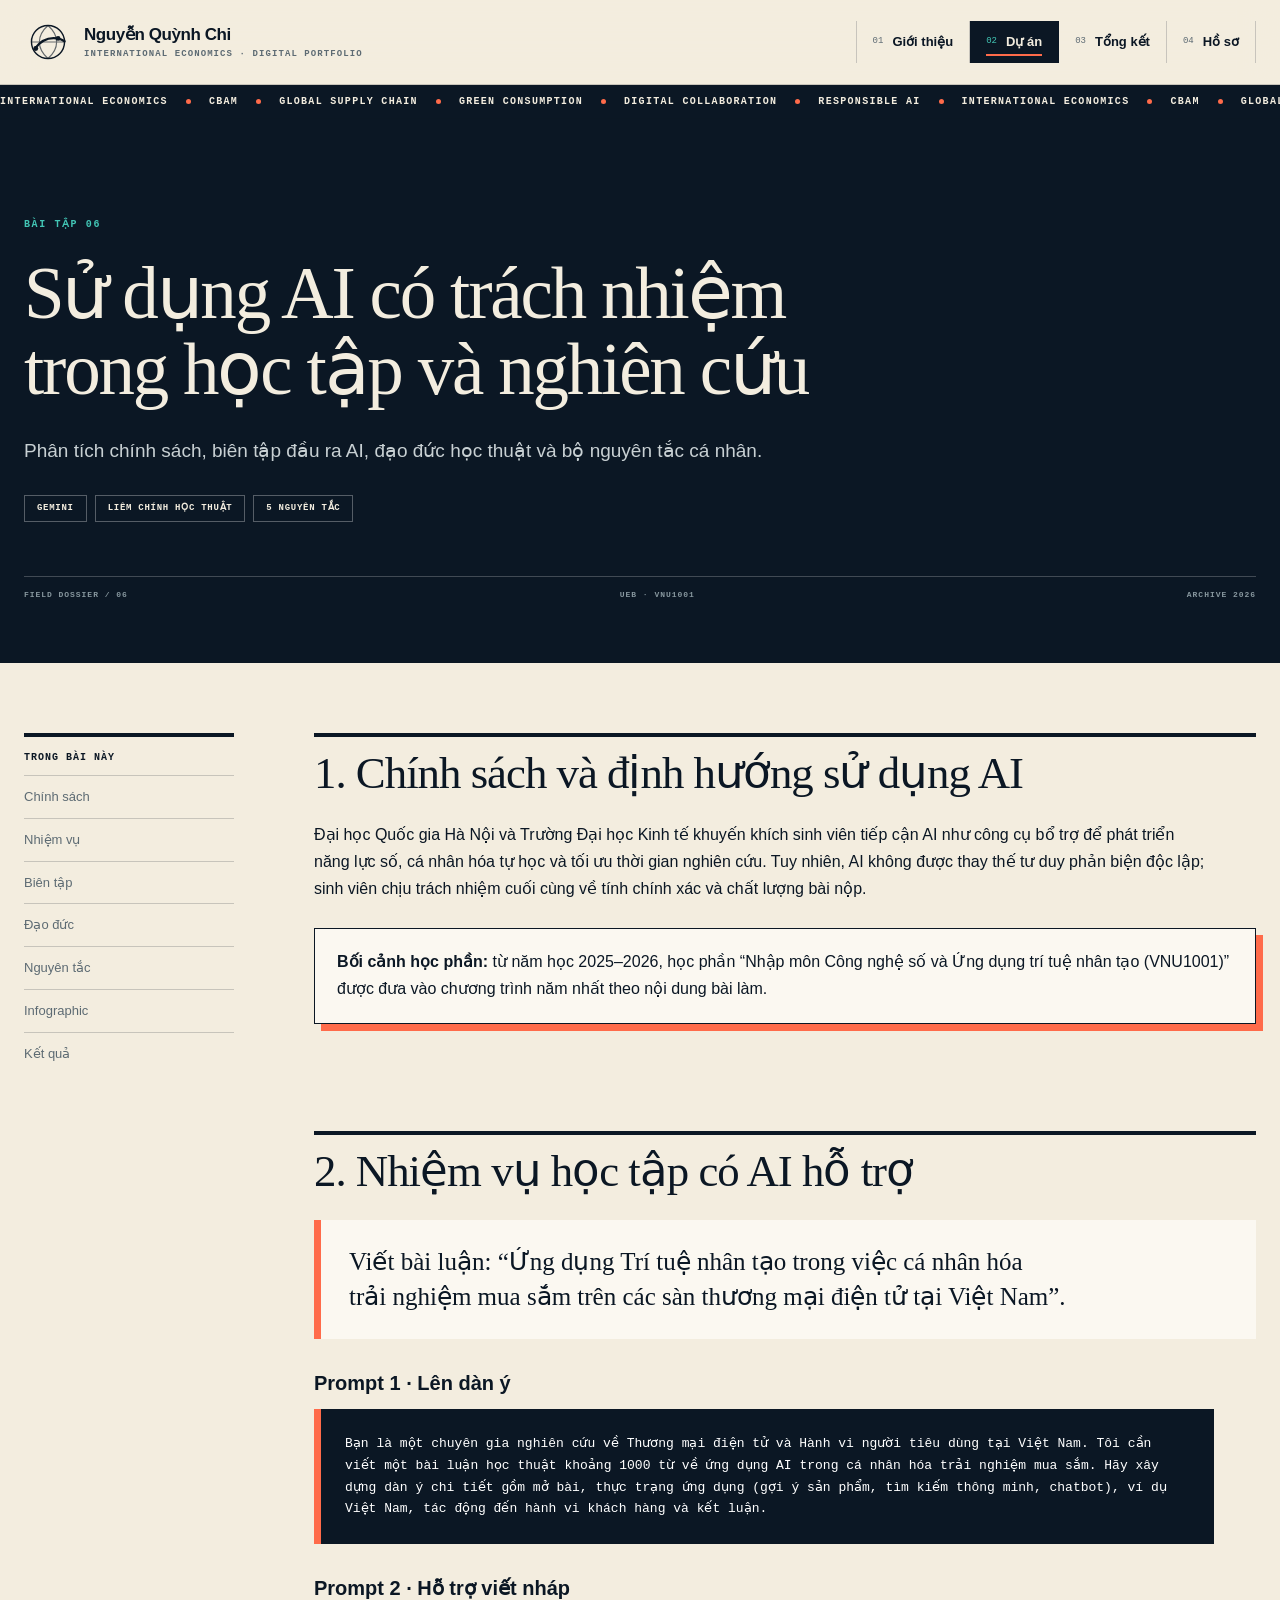
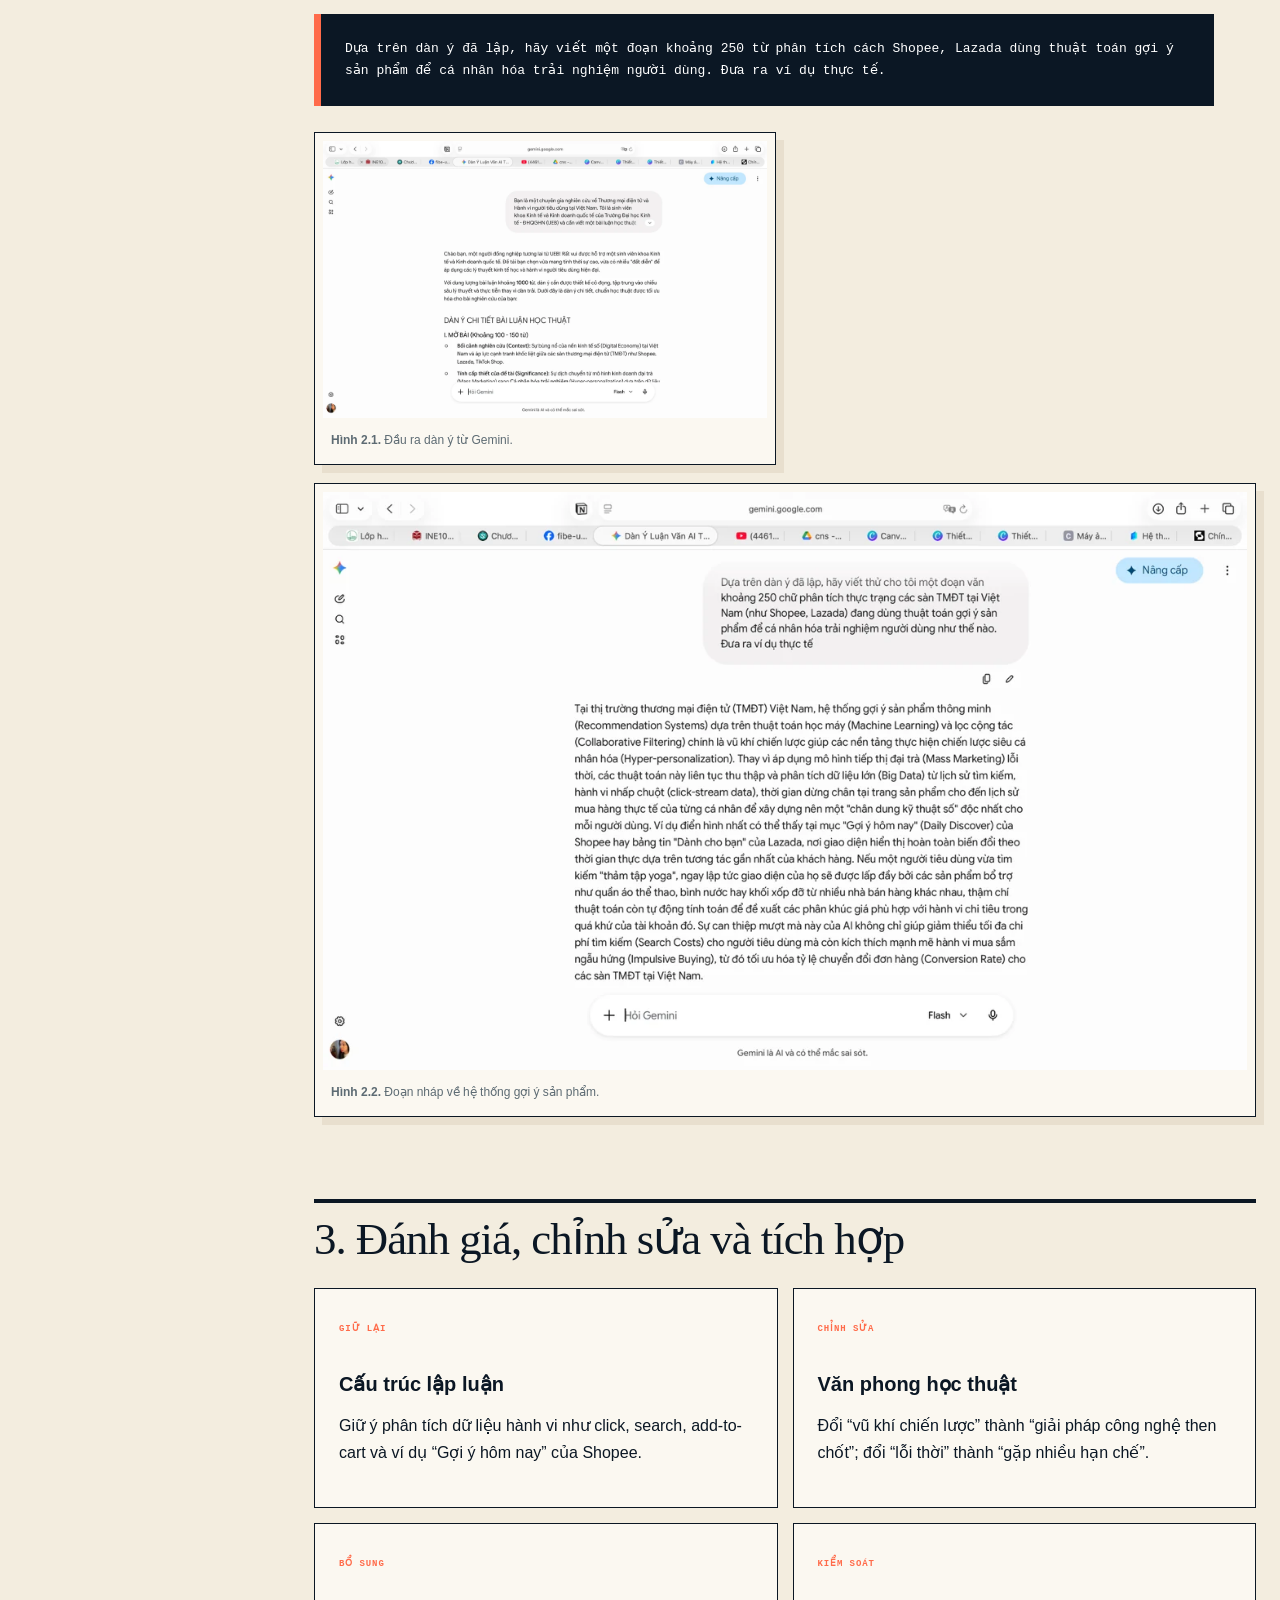
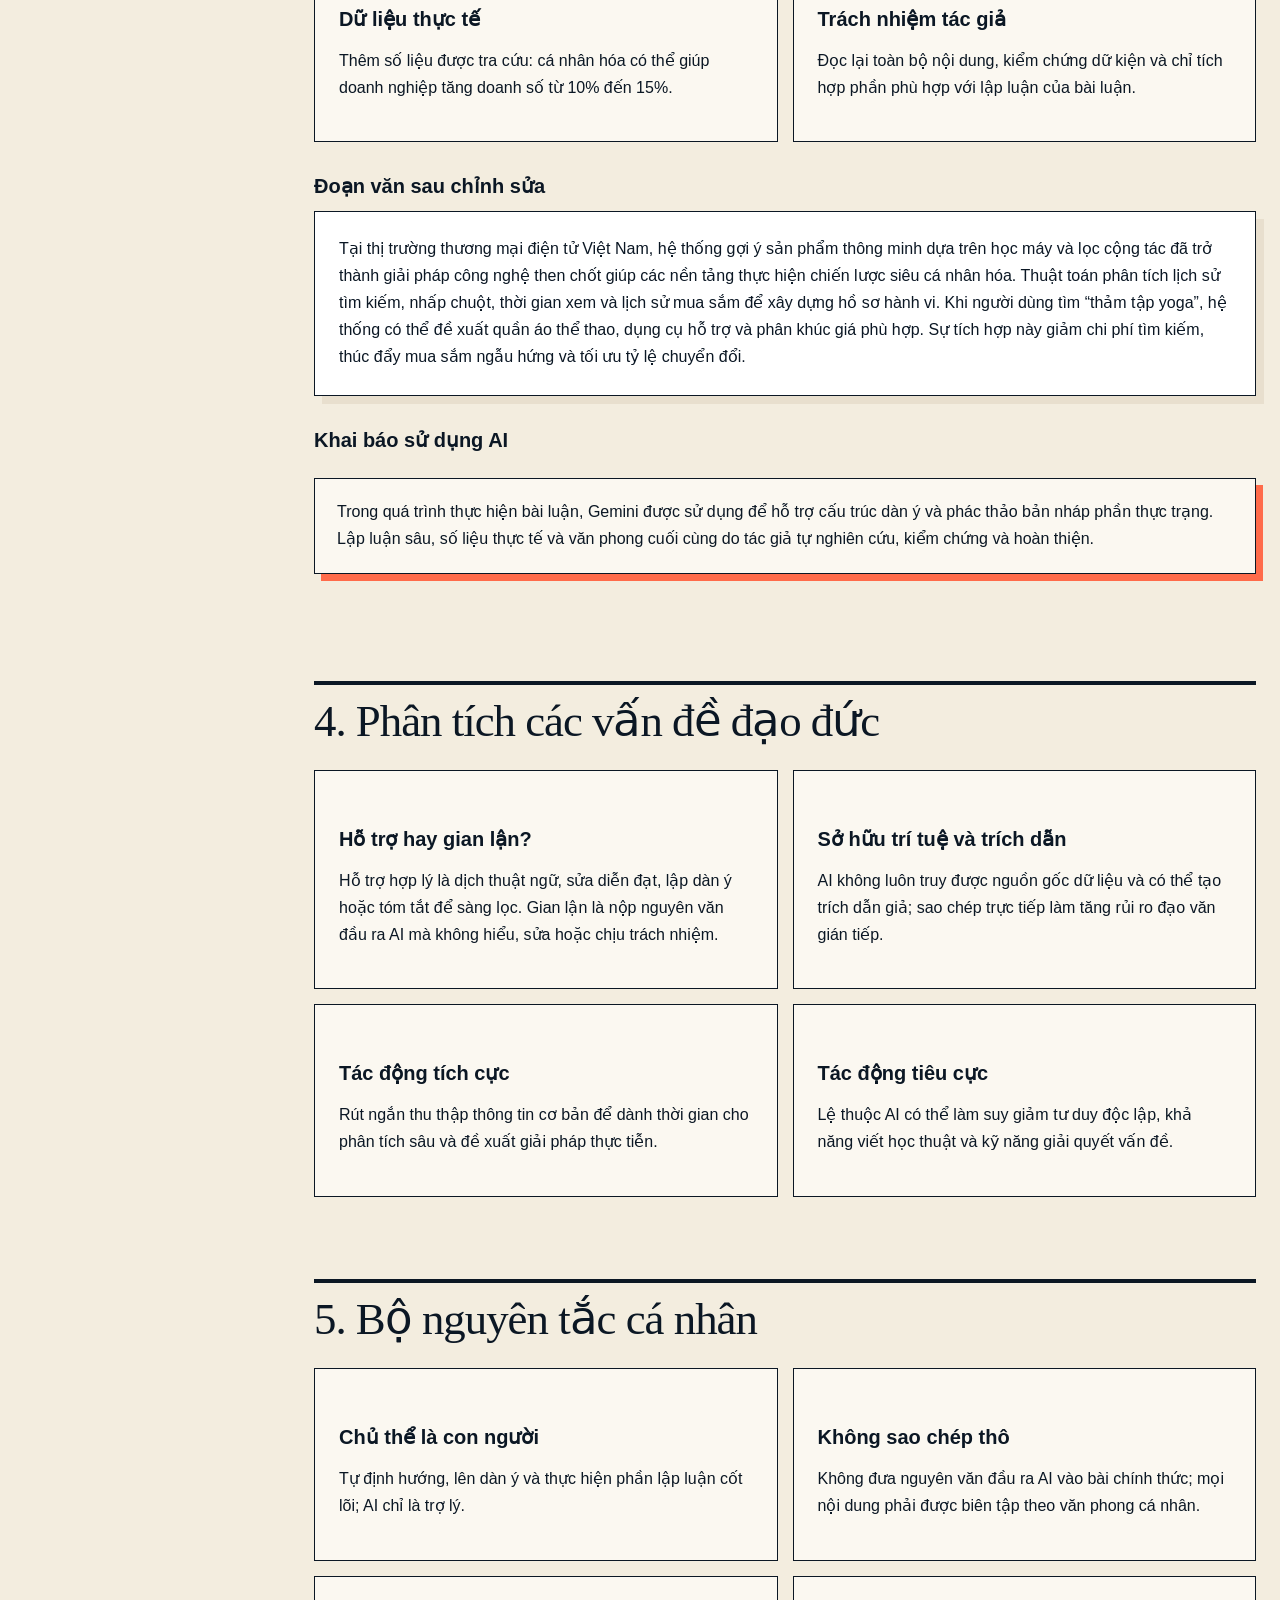
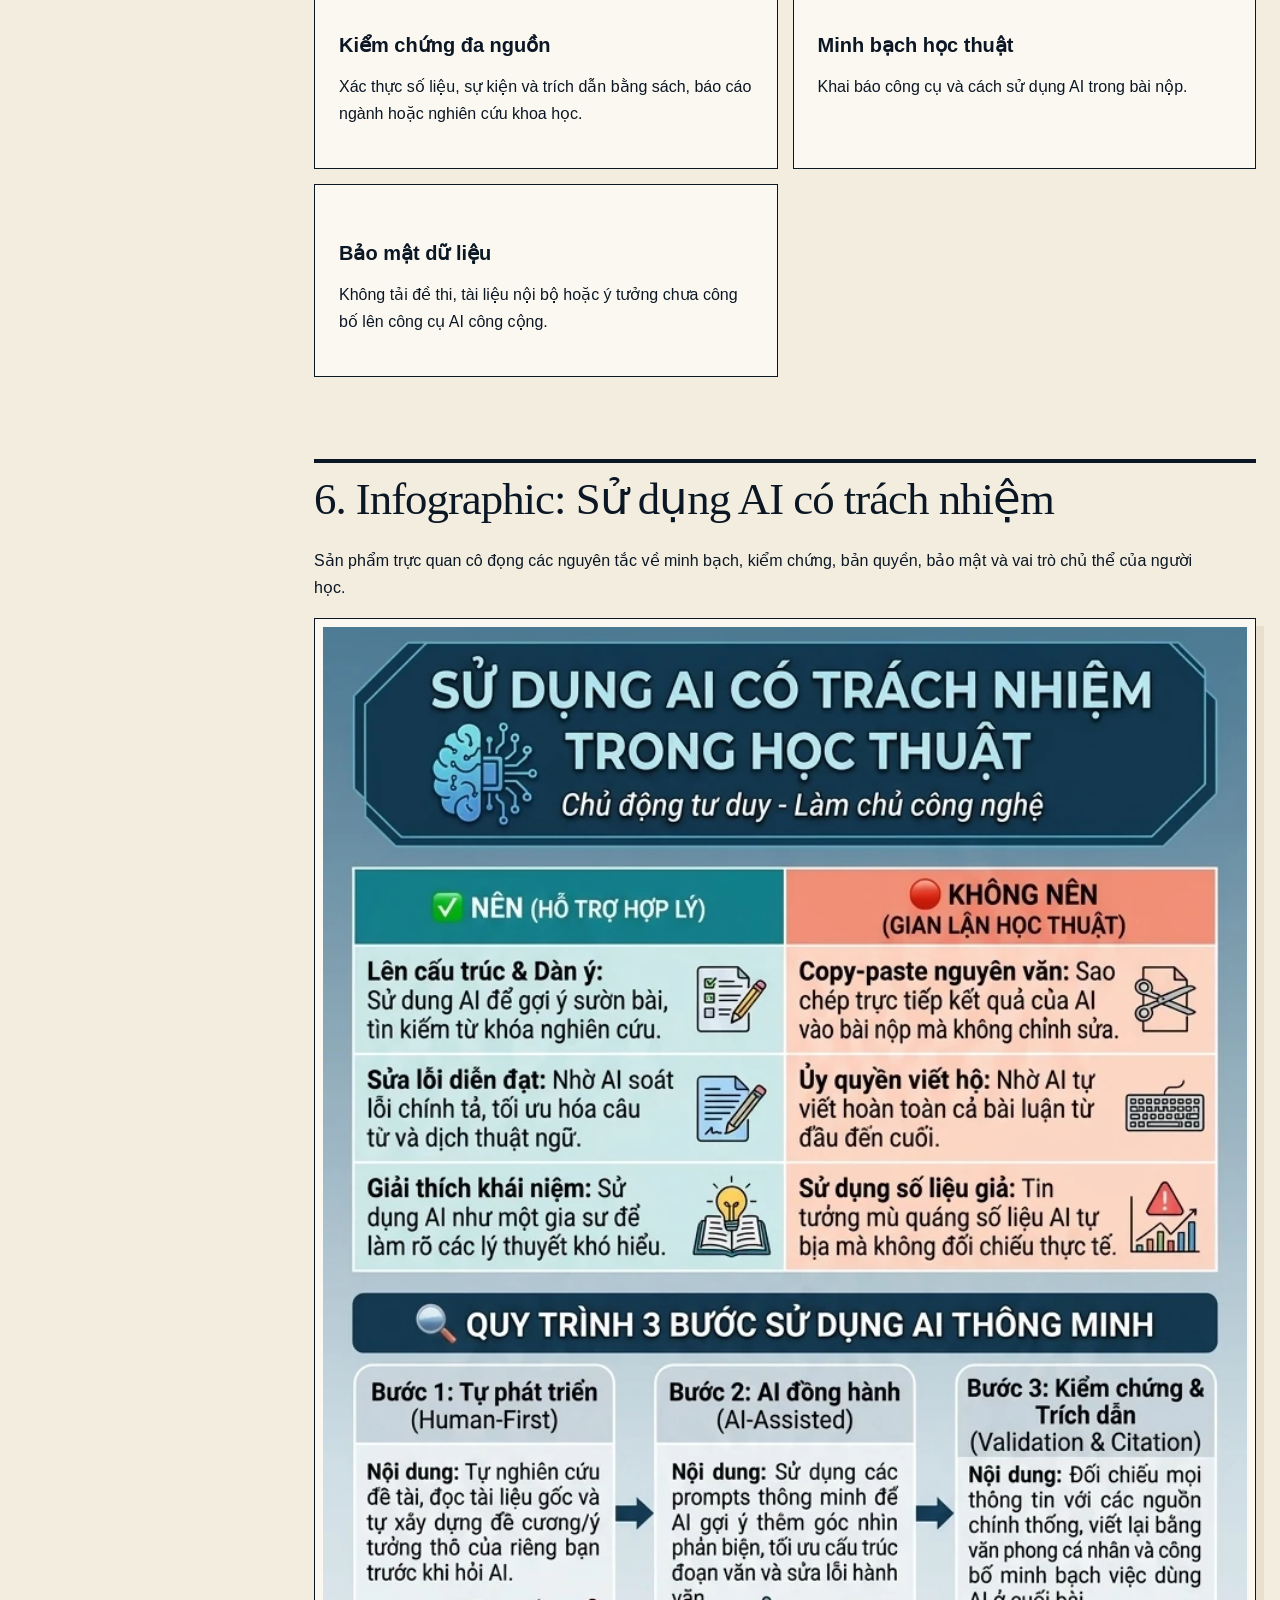
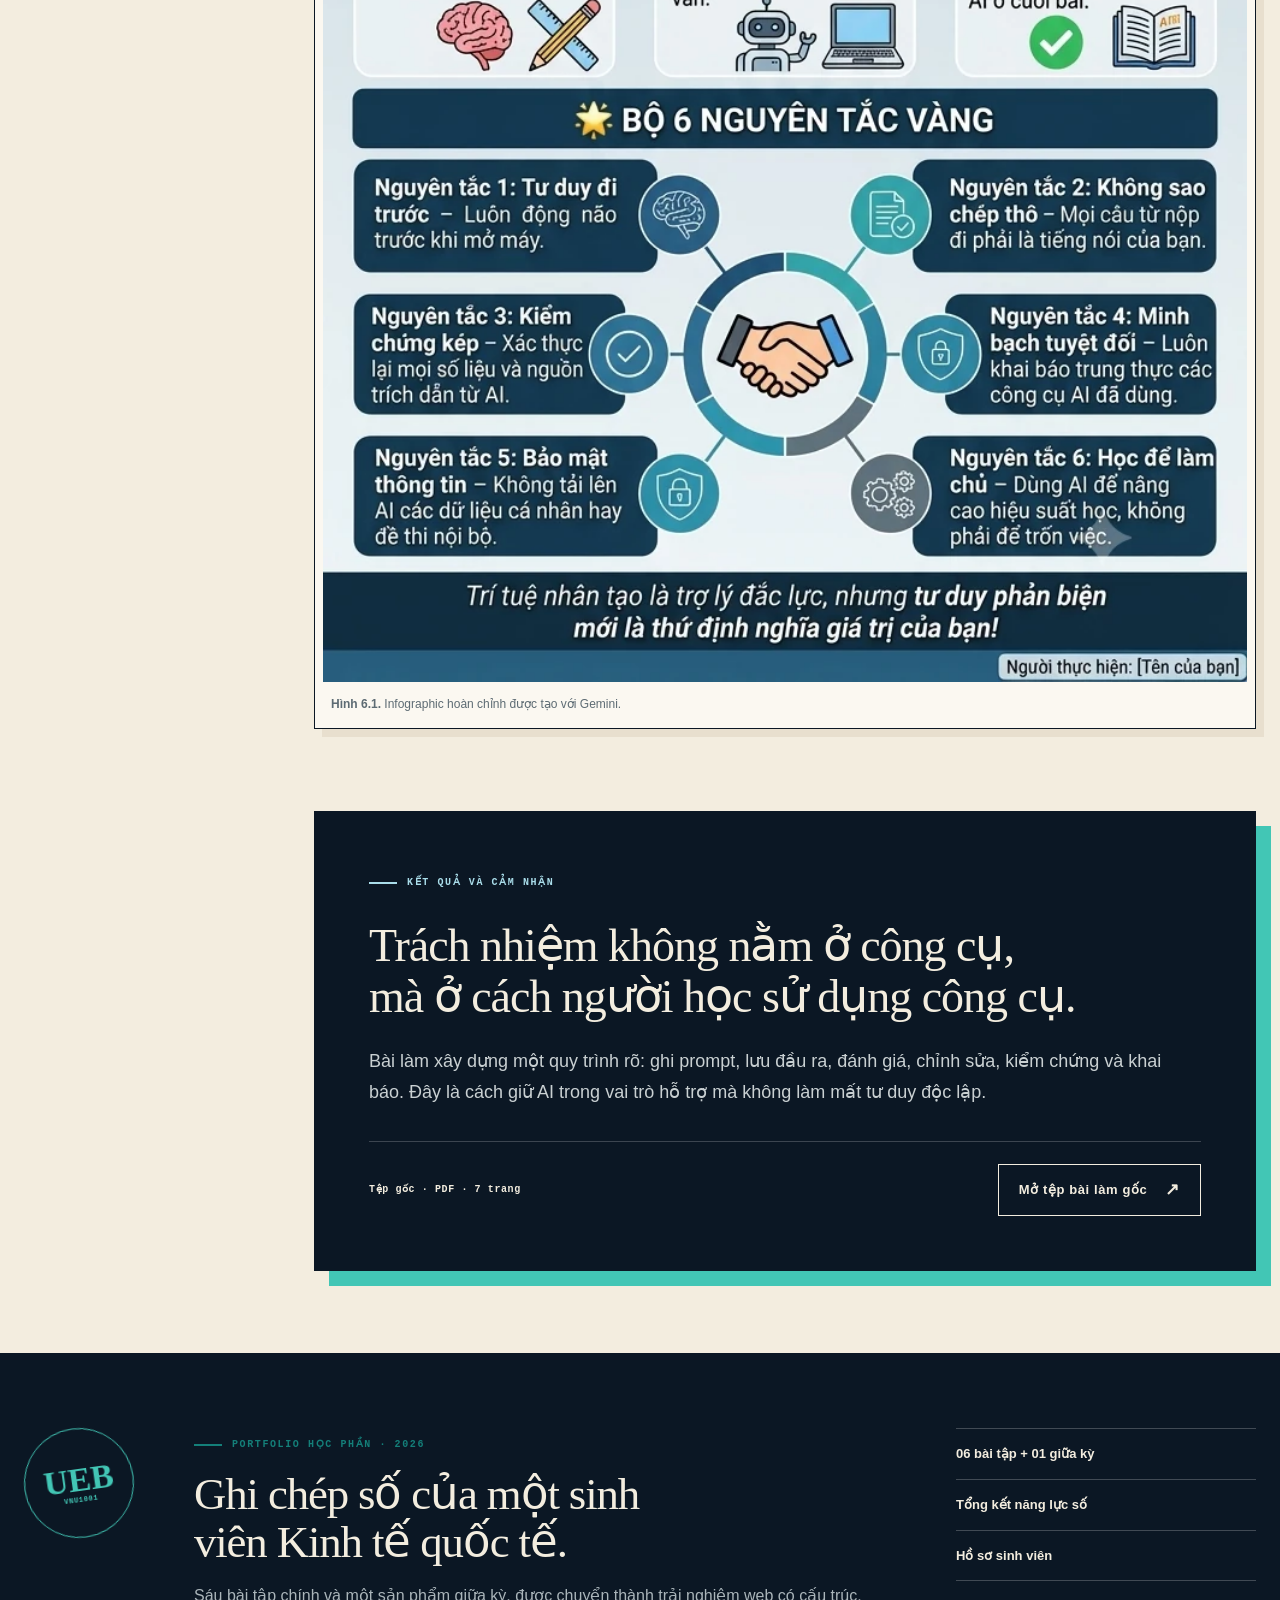
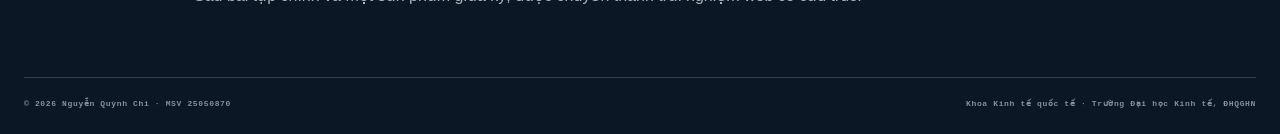
<file: project-6.html>
<!DOCTYPE html>

<html lang="vi"><head><meta charset="utf-8"/><meta content="width=device-width,initial-scale=1" name="viewport"/><meta content="Phân tích chính sách, biên tập đầu ra AI, đạo đức học thuật và bộ nguyên tắc cá nhân." name="description"/><meta content="#0b1724" name="theme-color"/><title>Bài 06: Sử dụng AI có trách nhiệm trong học tập và nghiên cứu | Nguyễn Quỳnh Chi</title><link href="assets/images/favicon.svg" rel="icon" type="image/svg+xml"/><link href="assets/css/styles.css" rel="stylesheet"/></head><body class="project-page" data-project="6">
<a class="skip-link" href="#main">Bỏ qua điều hướng</a>
<div aria-hidden="true" class="progress"></div>
<div aria-hidden="true" class="site-atmosphere"><span></span><span></span><span></span></div>
<header class="site-header">
<div class="nav container">
<a aria-label="Về trang giới thiệu của Nguyễn Quỳnh Chi" class="brand" href="index.html">
<span class="brand-mark"><svg aria-hidden="true" focusable="false" viewbox="0 0 64 64">
<circle cx="32" cy="32" fill="none" r="23" stroke="currentColor" stroke-width="2"></circle>
<path d="M9 32h46M32 9c8 7 12 14.5 12 23S40 48 32 55M32 9c-8 7-12 14.5-12 23S24 48 32 55" fill="none" opacity=".62" stroke="currentColor" stroke-width="1.6"></path>
<path d="M14 41c8-11 18-16 31-14 4 .7 7.2 2 10 4" fill="none" stroke="currentColor" stroke-linecap="round" stroke-width="3.4"></path>
<circle cx="15" cy="41" fill="currentColor" r="3.4"></circle><circle cx="46" cy="27" fill="currentColor" r="3.4"></circle>
</svg></span>
<span class="brand-copy"><span>Nguyễn Quỳnh Chi</span><small>International Economics · Digital Portfolio</small></span>
</a>
<button aria-expanded="false" aria-label="Mở menu" class="nav-toggle"><span></span></button>
<nav aria-label="Điều hướng chính" class="nav-links">
<a href="index.html"><span>01</span>Giới thiệu</a>
<a href="projects.html"><span>02</span>Dự án</a>
<a href="reflection.html"><span>03</span>Tổng kết</a>
<a href="contact.html"><span>04</span>Hồ sơ</a>
</nav>
</div>
</header>
<div aria-label="Các chủ đề nổi bật trong portfolio" class="trade-ticker">
<div class="ticker-track">
<span>INTERNATIONAL ECONOMICS</span><i></i><span>CBAM</span><i></i><span>GLOBAL SUPPLY CHAIN</span><i></i><span>GREEN CONSUMPTION</span><i></i><span>DIGITAL COLLABORATION</span><i></i><span>RESPONSIBLE AI</span><i></i>
<span aria-hidden="true">INTERNATIONAL ECONOMICS</span><i aria-hidden="true"></i><span aria-hidden="true">CBAM</span><i aria-hidden="true"></i><span aria-hidden="true">GLOBAL SUPPLY CHAIN</span><i aria-hidden="true"></i><span aria-hidden="true">GREEN CONSUMPTION</span><i aria-hidden="true"></i><span aria-hidden="true">DIGITAL COLLABORATION</span><i aria-hidden="true"></i><span aria-hidden="true">RESPONSIBLE AI</span><i aria-hidden="true"></i>
</div>
</div><main id="main"><section class="project-hero"><div class="container"><span class="kicker">Bài tập 06</span><h1>Sử dụng AI có trách nhiệm trong học tập và nghiên cứu</h1><p class="dek">Phân tích chính sách, biên tập đầu ra AI, đạo đức học thuật và bộ nguyên tắc cá nhân.</p><div class="project-facts"><span class="fact">Gemini</span><span class="fact">Liêm chính học thuật</span><span class="fact">5 nguyên tắc</span></div></div><div class="dossier-code container"><span>FIELD DOSSIER / 06</span><span>UEB · VNU1001</span><span>ARCHIVE 2026</span></div></section><div class="container content-wrap"><aside class="toc"><strong>Trong bài này</strong><a href="#chinh-sach">Chính sách</a><a href="#nhiem-vu">Nhiệm vụ</a><a href="#bien-tap">Biên tập</a><a href="#dao-duc">Đạo đức</a><a href="#nguyen-tac">Nguyên tắc</a><a href="#infographic">Infographic</a><a href="#ket-qua">Kết quả</a></aside><article class="article"><section id="chinh-sach"><h2>1. Chính sách và định hướng sử dụng AI</h2><p>Đại học Quốc gia Hà Nội và Trường Đại học Kinh tế khuyến khích sinh viên tiếp cận AI như công cụ bổ trợ để phát triển năng lực số, cá nhân hóa tự học và tối ưu thời gian nghiên cứu. Tuy nhiên, AI không được thay thế tư duy phản biện độc lập; sinh viên chịu trách nhiệm cuối cùng về tính chính xác và chất lượng bài nộp.</p><div class="callout"><strong>Bối cảnh học phần:</strong> từ năm học 2025–2026, học phần “Nhập môn Công nghệ số và Ứng dụng trí tuệ nhân tạo (VNU1001)” được đưa vào chương trình năm nhất theo nội dung bài làm.</div></section>
<section id="nhiem-vu"><h2>2. Nhiệm vụ học tập có AI hỗ trợ</h2><div class="lead-block">Viết bài luận: “Ứng dụng Trí tuệ nhân tạo trong việc cá nhân hóa trải nghiệm mua sắm trên các sàn thương mại điện tử tại Việt Nam”.</div><h3>Prompt 1 · Lên dàn ý</h3><p class="prompt">Bạn là một chuyên gia nghiên cứu về Thương mại điện tử và Hành vi người tiêu dùng tại Việt Nam. Tôi cần viết một bài luận học thuật khoảng 1000 từ về ứng dụng AI trong cá nhân hóa trải nghiệm mua sắm. Hãy xây dựng dàn ý chi tiết gồm mở bài, thực trạng ứng dụng (gợi ý sản phẩm, tìm kiếm thông minh, chatbot), ví dụ Việt Nam, tác động đến hành vi khách hàng và kết luận.</p><h3>Prompt 2 · Hỗ trợ viết nháp</h3><p class="prompt">Dựa trên dàn ý đã lập, hãy viết một đoạn khoảng 250 từ phân tích cách Shopee, Lazada dùng thuật toán gợi ý sản phẩm để cá nhân hóa trải nghiệm người dùng. Đưa ra ví dụ thực tế.</p><div class="proof-grid"><figure class="proof-card reveal"><button aria-label="Phóng to ảnh: &lt;strong&gt;Hình 2.1.&lt;/strong&gt; Đầu ra dàn ý từ Gemini." data-lightbox="assets/images/proof/bai-6/img-000.webp" type="button"><img alt="Kết quả Gemini hỗ trợ lập dàn ý" loading="lazy" src="assets/images/proof/bai-6/img-000.webp"/></button><figcaption class="proof-caption"><strong>Hình 2.1.</strong> Đầu ra dàn ý từ Gemini.</figcaption></figure><figure class="proof-card full reveal"><button aria-label="Phóng to ảnh: &lt;strong&gt;Hình 2.2.&lt;/strong&gt; Đoạn nháp về hệ thống gợi ý sản phẩm." data-lightbox="assets/images/proof/bai-6/img-001.webp" type="button"><img alt="Kết quả Gemini hỗ trợ viết đoạn nháp" loading="lazy" src="assets/images/proof/bai-6/img-001.webp"/></button><figcaption class="proof-caption"><strong>Hình 2.2.</strong> Đoạn nháp về hệ thống gợi ý sản phẩm.</figcaption></figure></div></section>
<section id="bien-tap"><h2>3. Đánh giá, chỉnh sửa và tích hợp</h2><div class="tool-grid"><article class="tool-card"><span class="tool-label">Giữ lại</span><h3>Cấu trúc lập luận</h3><p>Giữ ý phân tích dữ liệu hành vi như click, search, add-to-cart và ví dụ “Gợi ý hôm nay” của Shopee.</p></article><article class="tool-card"><span class="tool-label">Chỉnh sửa</span><h3>Văn phong học thuật</h3><p>Đổi “vũ khí chiến lược” thành “giải pháp công nghệ then chốt”; đổi “lỗi thời” thành “gặp nhiều hạn chế”.</p></article><article class="tool-card"><span class="tool-label">Bổ sung</span><h3>Dữ liệu thực tế</h3><p>Thêm số liệu được tra cứu: cá nhân hóa có thể giúp doanh nghiệp tăng doanh số từ 10% đến 15%.</p></article><article class="tool-card"><span class="tool-label">Kiểm soát</span><h3>Trách nhiệm tác giả</h3><p>Đọc lại toàn bộ nội dung, kiểm chứng dữ kiện và chỉ tích hợp phần phù hợp với lập luận của bài luận.</p></article></div><h3>Đoạn văn sau chỉnh sửa</h3><div class="output">Tại thị trường thương mại điện tử Việt Nam, hệ thống gợi ý sản phẩm thông minh dựa trên học máy và lọc cộng tác đã trở thành giải pháp công nghệ then chốt giúp các nền tảng thực hiện chiến lược siêu cá nhân hóa. Thuật toán phân tích lịch sử tìm kiếm, nhấp chuột, thời gian xem và lịch sử mua sắm để xây dựng hồ sơ hành vi. Khi người dùng tìm “thảm tập yoga”, hệ thống có thể đề xuất quần áo thể thao, dụng cụ hỗ trợ và phân khúc giá phù hợp. Sự tích hợp này giảm chi phí tìm kiếm, thúc đẩy mua sắm ngẫu hứng và tối ưu tỷ lệ chuyển đổi.</div><h3>Khai báo sử dụng AI</h3><div class="callout">Trong quá trình thực hiện bài luận, Gemini được sử dụng để hỗ trợ cấu trúc dàn ý và phác thảo bản nháp phần thực trạng. Lập luận sâu, số liệu thực tế và văn phong cuối cùng do tác giả tự nghiên cứu, kiểm chứng và hoàn thiện.</div></section>
<section id="dao-duc"><h2>4. Phân tích các vấn đề đạo đức</h2><div class="principles"><article class="principle"><h3>Hỗ trợ hay gian lận?</h3><p>Hỗ trợ hợp lý là dịch thuật ngữ, sửa diễn đạt, lập dàn ý hoặc tóm tắt để sàng lọc. Gian lận là nộp nguyên văn đầu ra AI mà không hiểu, sửa hoặc chịu trách nhiệm.</p></article><article class="principle"><h3>Sở hữu trí tuệ và trích dẫn</h3><p>AI không luôn truy được nguồn gốc dữ liệu và có thể tạo trích dẫn giả; sao chép trực tiếp làm tăng rủi ro đạo văn gián tiếp.</p></article><article class="principle"><h3>Tác động tích cực</h3><p>Rút ngắn thu thập thông tin cơ bản để dành thời gian cho phân tích sâu và đề xuất giải pháp thực tiễn.</p></article><article class="principle"><h3>Tác động tiêu cực</h3><p>Lệ thuộc AI có thể làm suy giảm tư duy độc lập, khả năng viết học thuật và kỹ năng giải quyết vấn đề.</p></article></div></section>
<section id="nguyen-tac"><h2>5. Bộ nguyên tắc cá nhân</h2><div class="principles"><article class="principle"><h3>Chủ thể là con người</h3><p>Tự định hướng, lên dàn ý và thực hiện phần lập luận cốt lõi; AI chỉ là trợ lý.</p></article><article class="principle"><h3>Không sao chép thô</h3><p>Không đưa nguyên văn đầu ra AI vào bài chính thức; mọi nội dung phải được biên tập theo văn phong cá nhân.</p></article><article class="principle"><h3>Kiểm chứng đa nguồn</h3><p>Xác thực số liệu, sự kiện và trích dẫn bằng sách, báo cáo ngành hoặc nghiên cứu khoa học.</p></article><article class="principle"><h3>Minh bạch học thuật</h3><p>Khai báo công cụ và cách sử dụng AI trong bài nộp.</p></article><article class="principle"><h3>Bảo mật dữ liệu</h3><p>Không tải đề thi, tài liệu nội bộ hoặc ý tưởng chưa công bố lên công cụ AI công cộng.</p></article></div></section>
<section id="infographic"><h2>6. Infographic: Sử dụng AI có trách nhiệm</h2><p>Sản phẩm trực quan cô đọng các nguyên tắc về minh bạch, kiểm chứng, bản quyền, bảo mật và vai trò chủ thể của người học.</p><figure class="proof-card full reveal"><button aria-label="Phóng to ảnh: &lt;strong&gt;Hình 6.1.&lt;/strong&gt; Infographic hoàn chỉnh được tạo với Gemini." data-lightbox="assets/images/proof/bai-6/img-002.webp" type="button"><img alt="Infographic sử dụng AI có trách nhiệm trong học thuật" loading="lazy" src="assets/images/proof/bai-6/img-002.webp"/></button><figcaption class="proof-caption"><strong>Hình 6.1.</strong> Infographic hoàn chỉnh được tạo với Gemini.</figcaption></figure></section>
<section id="ket-qua"><div class="result-box"><span class="eyebrow" style="color:#a9ddea">Kết quả và cảm nhận</span><h2 style="font-size:46px;margin-top:12px">Trách nhiệm không nằm ở công cụ, mà ở cách người học sử dụng công cụ.</h2><p>Bài làm xây dựng một quy trình rõ: ghi prompt, lưu đầu ra, đánh giá, chỉnh sửa, kiểm chứng và khai báo. Đây là cách giữ AI trong vai trò hỗ trợ mà không làm mất tư duy độc lập.</p><div class="source-bar"><span>Tệp gốc · PDF · 7 trang</span><a class="btn btn-secondary" href="assets/docs/bai-6-ai-co-trach-nhiem.pdf">Mở tệp bài làm gốc<span aria-hidden="true">↗</span></a></div></div></section></article></div></main><footer class="footer">
<div class="container footer-grid">
<div aria-hidden="true" class="footer-stamp"><span>UEB</span><small>VNU1001</small></div>
<div>
<span class="eyebrow">Portfolio học phần · 2026</span>
<h2>Ghi chép số của một sinh viên Kinh tế quốc tế.</h2>
<p>Sáu bài tập chính và một sản phẩm giữa kỳ, được chuyển thành trải nghiệm web có cấu trúc.</p>
</div>
<div class="footer-links">
<a href="projects.html">06 bài tập + 01 giữa kỳ</a>
<a href="reflection.html">Tổng kết năng lực số</a>
<a href="contact.html">Hồ sơ sinh viên</a>
</div>
</div>
<div class="container footer-bottom"><span>© 2026 Nguyễn Quỳnh Chi · MSV 25050870</span><span>Khoa Kinh tế quốc tế · Trường Đại học Kinh tế, ĐHQGHN</span></div>
</footer><div aria-label="Xem ảnh minh chứng" aria-modal="true" class="lightbox" role="dialog"><button aria-label="Đóng" class="lightbox-close">×</button><img alt=""/></div><script src="assets/js/main.js"></script></body></html>
</file>
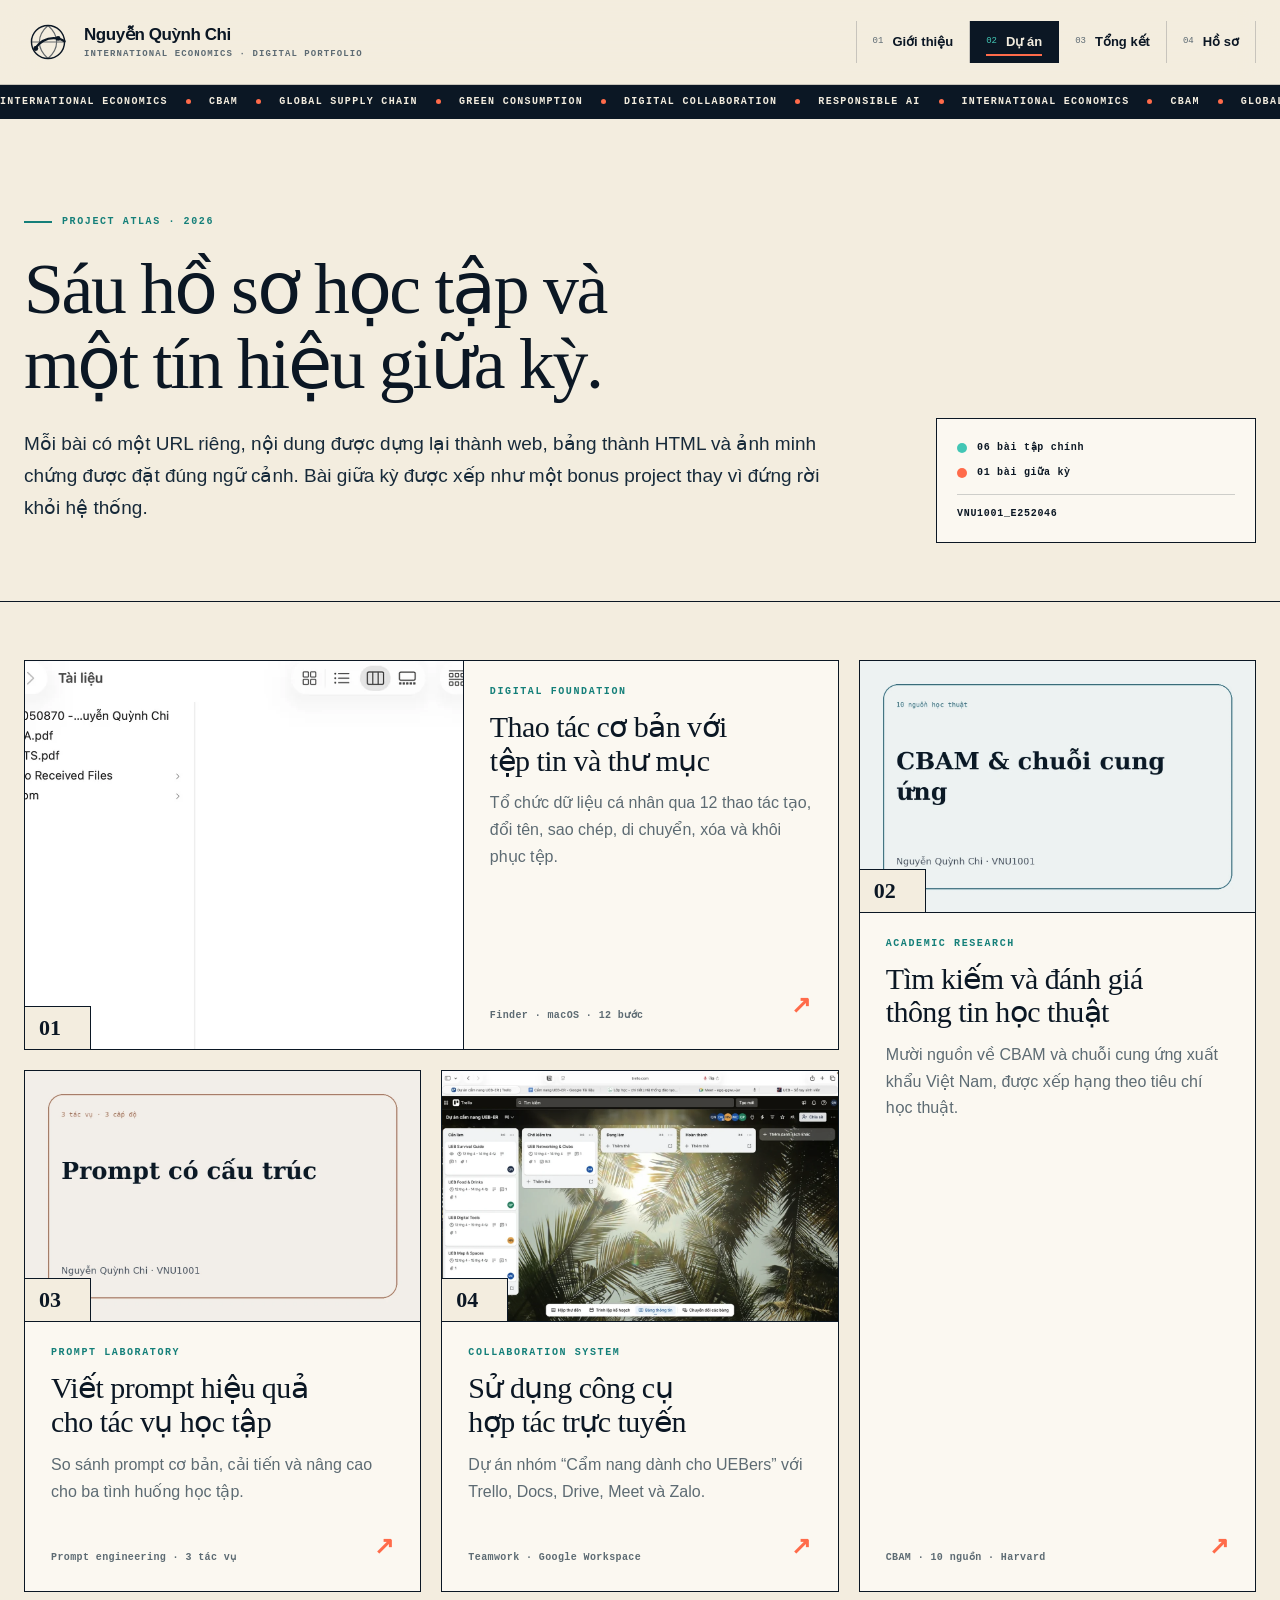
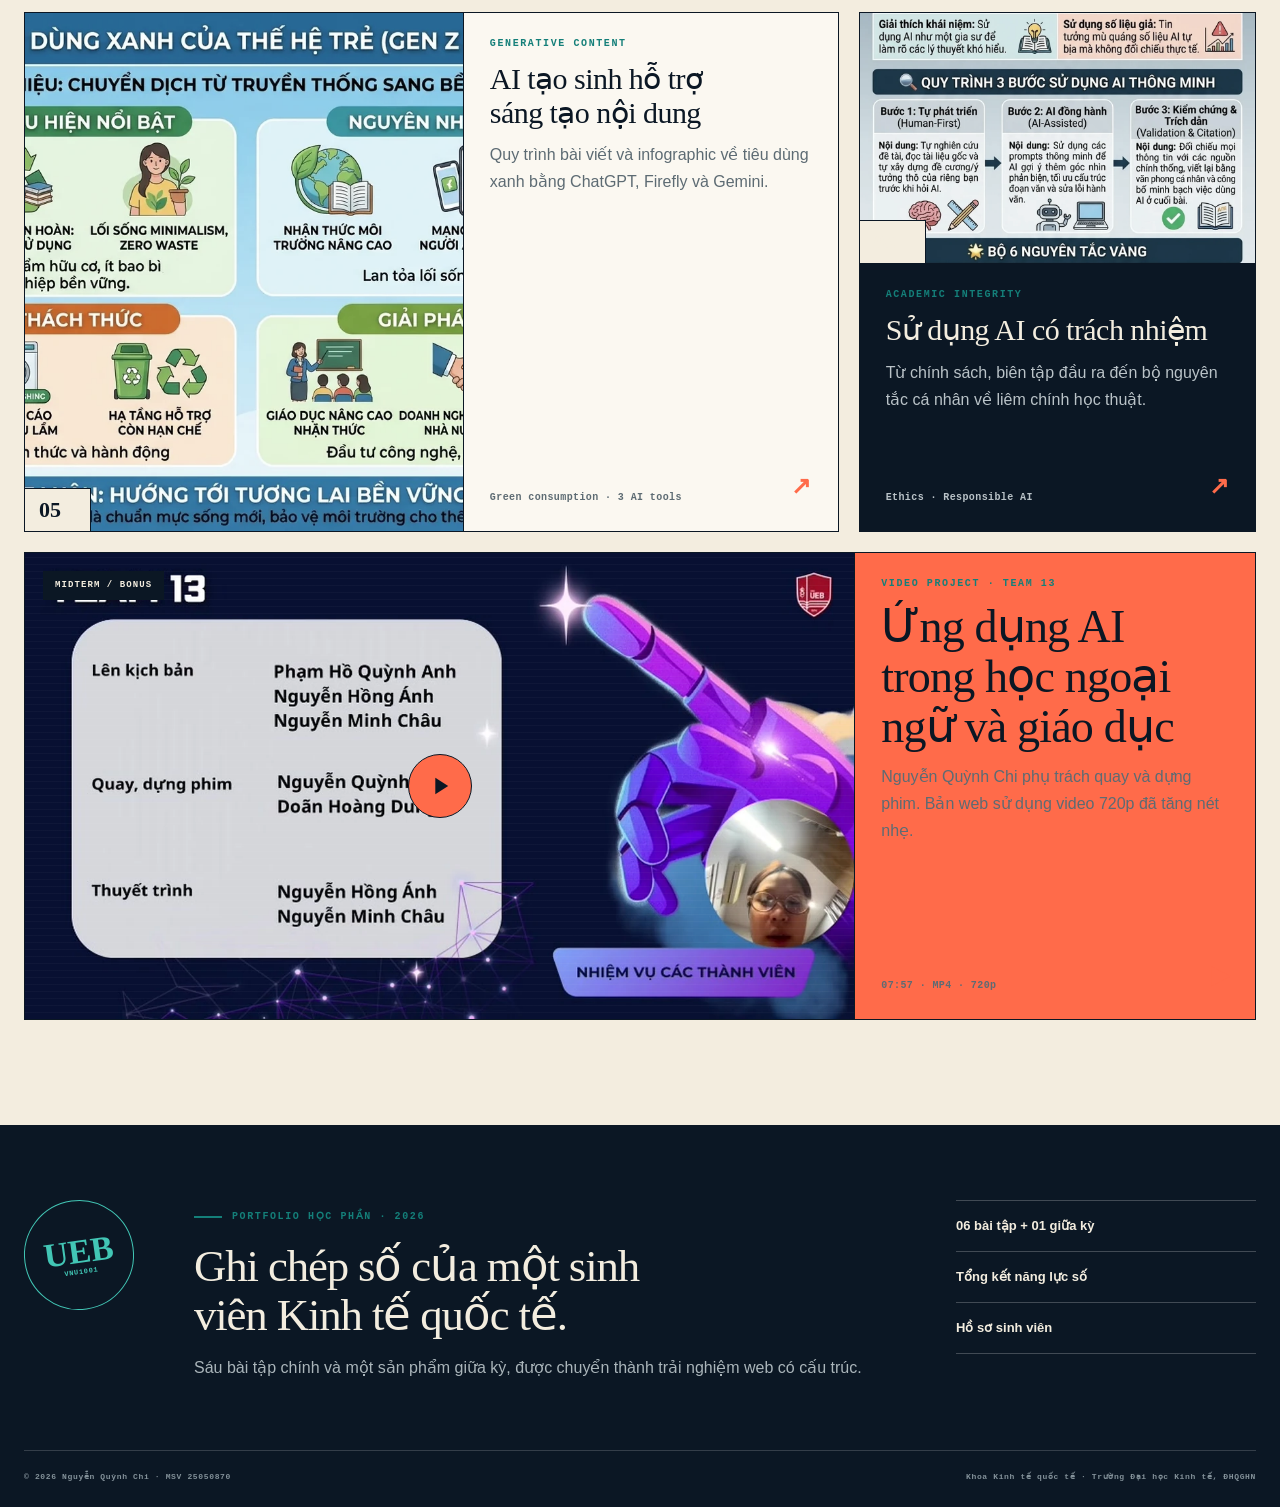
<file: projects.html>
<!doctype html><html lang="vi"><head><meta charset="utf-8"><meta name="viewport" content="width=device-width,initial-scale=1"><meta name="theme-color" content="#0b1724"><link rel="icon" href="assets/images/favicon.svg" type="image/svg+xml"><link rel="stylesheet" href="assets/css/styles.css"><meta name="description" content="Sáu bài tập chính và một bài giữa kỳ trong portfolio của Nguyễn Quỳnh Chi."><title>Dự án | Nguyễn Quỳnh Chi</title></head><body class="projects-page"><a class="skip-link" href="#main">Bỏ qua điều hướng</a>
<div class="progress" aria-hidden="true"></div>
<div class="site-atmosphere" aria-hidden="true"><span></span><span></span><span></span></div>
<header class="site-header">
  <div class="nav container">
    <a class="brand" href="index.html" aria-label="Về trang giới thiệu của Nguyễn Quỳnh Chi">
      <span class="brand-mark"><svg viewBox="0 0 64 64" aria-hidden="true" focusable="false">
  <circle cx="32" cy="32" r="23" fill="none" stroke="currentColor" stroke-width="2"/>
  <path d="M9 32h46M32 9c8 7 12 14.5 12 23S40 48 32 55M32 9c-8 7-12 14.5-12 23S24 48 32 55" fill="none" stroke="currentColor" stroke-width="1.6" opacity=".62"/>
  <path d="M14 41c8-11 18-16 31-14 4 .7 7.2 2 10 4" fill="none" stroke="currentColor" stroke-width="3.4" stroke-linecap="round"/>
  <circle cx="15" cy="41" r="3.4" fill="currentColor"/><circle cx="46" cy="27" r="3.4" fill="currentColor"/>
</svg></span>
      <span class="brand-copy"><span>Nguyễn Quỳnh Chi</span><small>International Economics · Digital Portfolio</small></span>
    </a>
    <button class="nav-toggle" aria-label="Mở menu" aria-expanded="false"><span></span></button>
    <nav class="nav-links" aria-label="Điều hướng chính">
      <a href="index.html"><span>01</span>Giới thiệu</a>
      <a href="projects.html"><span>02</span>Dự án</a>
      <a href="reflection.html"><span>03</span>Tổng kết</a>
      <a href="contact.html"><span>04</span>Hồ sơ</a>
    </nav>
  </div>
</header>
<div class="trade-ticker" aria-label="Các chủ đề nổi bật trong portfolio">
  <div class="ticker-track">
    <span>INTERNATIONAL ECONOMICS</span><i></i><span>CBAM</span><i></i><span>GLOBAL SUPPLY CHAIN</span><i></i><span>GREEN CONSUMPTION</span><i></i><span>DIGITAL COLLABORATION</span><i></i><span>RESPONSIBLE AI</span><i></i>
    <span aria-hidden="true">INTERNATIONAL ECONOMICS</span><i aria-hidden="true"></i><span aria-hidden="true">CBAM</span><i aria-hidden="true"></i><span aria-hidden="true">GLOBAL SUPPLY CHAIN</span><i aria-hidden="true"></i><span aria-hidden="true">GREEN CONSUMPTION</span><i aria-hidden="true"></i><span aria-hidden="true">DIGITAL COLLABORATION</span><i aria-hidden="true"></i><span aria-hidden="true">RESPONSIBLE AI</span><i aria-hidden="true"></i>
  </div>
</div><main id="main">
<section class="page-hero atlas-hero"><div class="container page-hero-grid"><div><span class="eyebrow">Project atlas · 2026</span><h1>Sáu hồ sơ học tập và một tín hiệu giữa kỳ.</h1><p class="page-intro">Mỗi bài có một URL riêng, nội dung được dựng lại thành web, bảng thành HTML và ảnh minh chứng được đặt đúng ngữ cảnh. Bài giữa kỳ được xếp như một bonus project thay vì đứng rời khỏi hệ thống.</p></div><div class="page-note atlas-legend"><span><i class="legend-dot legend-main"></i>06 bài tập chính</span><span><i class="legend-dot legend-bonus"></i>01 bài giữa kỳ</span><strong>VNU1001_E252046</strong></div></div></section>
<section class="section project-atlas"><div class="container"><div class="atlas-grid"><a class="manifest-card manifest-card--wide reveal" href="project-1.html"><div class="manifest-media"><img src="assets/images/project-1-thumb.webp" alt="Hình đại diện Thao tác cơ bản với tệp tin và thư mục" loading="lazy"><span class="manifest-no">01</span></div><div class="manifest-body"><span class="project-index">Digital foundation</span><h3>Thao tác cơ bản với tệp tin và thư mục</h3><p>Tổ chức dữ liệu cá nhân qua 12 thao tác tạo, đổi tên, sao chép, di chuyển, xóa và khôi phục tệp.</p><div class="project-meta"><span>Finder · macOS · 12 bước</span><span class="arrow" aria-hidden="true">↗</span></div></div></a><a class="manifest-card manifest-card--tall reveal" href="project-2.html"><div class="manifest-media"><img src="assets/images/project-2-thumb.webp" alt="Hình đại diện Tìm kiếm và đánh giá thông tin học thuật" loading="lazy"><span class="manifest-no">02</span></div><div class="manifest-body"><span class="project-index">Academic research</span><h3>Tìm kiếm và đánh giá thông tin học thuật</h3><p>Mười nguồn về CBAM và chuỗi cung ứng xuất khẩu Việt Nam, được xếp hạng theo tiêu chí học thuật.</p><div class="project-meta"><span>CBAM · 10 nguồn · Harvard</span><span class="arrow" aria-hidden="true">↗</span></div></div></a><a class="manifest-card  reveal" href="project-3.html"><div class="manifest-media"><img src="assets/images/project-3-thumb.webp" alt="Hình đại diện Viết prompt hiệu quả cho tác vụ học tập" loading="lazy"><span class="manifest-no">03</span></div><div class="manifest-body"><span class="project-index">Prompt laboratory</span><h3>Viết prompt hiệu quả cho tác vụ học tập</h3><p>So sánh prompt cơ bản, cải tiến và nâng cao cho ba tình huống học tập.</p><div class="project-meta"><span>Prompt engineering · 3 tác vụ</span><span class="arrow" aria-hidden="true">↗</span></div></div></a><a class="manifest-card  reveal" href="project-4.html"><div class="manifest-media"><img src="assets/images/project-4-thumb.webp" alt="Hình đại diện Sử dụng công cụ hợp tác trực tuyến" loading="lazy"><span class="manifest-no">04</span></div><div class="manifest-body"><span class="project-index">Collaboration system</span><h3>Sử dụng công cụ hợp tác trực tuyến</h3><p>Dự án nhóm “Cẩm nang dành cho UEBers” với Trello, Docs, Drive, Meet và Zalo.</p><div class="project-meta"><span>Teamwork · Google Workspace</span><span class="arrow" aria-hidden="true">↗</span></div></div></a><a class="manifest-card manifest-card--wide reveal" href="project-5.html"><div class="manifest-media"><img src="assets/images/project-5-thumb.webp" alt="Hình đại diện AI tạo sinh hỗ trợ sáng tạo nội dung" loading="lazy"><span class="manifest-no">05</span></div><div class="manifest-body"><span class="project-index">Generative content</span><h3>AI tạo sinh hỗ trợ sáng tạo nội dung</h3><p>Quy trình bài viết và infographic về tiêu dùng xanh bằng ChatGPT, Firefly và Gemini.</p><div class="project-meta"><span>Green consumption · 3 AI tools</span><span class="arrow" aria-hidden="true">↗</span></div></div></a><a class="manifest-card manifest-card--dark reveal" href="project-6.html"><div class="manifest-media"><img src="assets/images/project-6-thumb.webp" alt="Hình đại diện Sử dụng AI có trách nhiệm" loading="lazy"><span class="manifest-no">06</span></div><div class="manifest-body"><span class="project-index">Academic integrity</span><h3>Sử dụng AI có trách nhiệm</h3><p>Từ chính sách, biên tập đầu ra đến bộ nguyên tắc cá nhân về liêm chính học thuật.</p><div class="project-meta"><span>Ethics · Responsible AI</span><span class="arrow" aria-hidden="true">↗</span></div></div></a>
<a class="manifest-card manifest-card--bonus reveal" href="project-midterm.html"><div class="bonus-media"><img src="assets/images/video-poster.webp" alt="Khung hình bài giữa kỳ Team 13"><span class="signal-lines" aria-hidden="true"></span><span class="bonus-label">MIDTERM / BONUS</span><span class="play-disc small" aria-hidden="true"><svg viewBox="0 0 24 24"><path d="M8 5v14l11-7z" fill="currentColor"/></svg></span></div><div class="manifest-body"><span class="project-index">Video project · Team 13</span><h3>Ứng dụng AI trong học ngoại ngữ và giáo dục</h3><p>Nguyễn Quỳnh Chi phụ trách quay và dựng phim. Bản web sử dụng video 720p đã tăng nét nhẹ.</p><div class="project-meta"><span>07:57 · MP4 · 720p</span><span class="arrow" aria-hidden="true">▶</span></div></div></a>
</div></div></section></main><footer class="footer">
  <div class="container footer-grid">
    <div class="footer-stamp" aria-hidden="true"><span>UEB</span><small>VNU1001</small></div>
    <div>
      <span class="eyebrow">Portfolio học phần · 2026</span>
      <h2>Ghi chép số của một sinh viên Kinh tế quốc tế.</h2>
      <p>Sáu bài tập chính và một sản phẩm giữa kỳ, được chuyển thành trải nghiệm web có cấu trúc.</p>
    </div>
    <div class="footer-links">
      <a href="projects.html">06 bài tập + 01 giữa kỳ</a>
      <a href="reflection.html">Tổng kết năng lực số</a>
      <a href="contact.html">Hồ sơ sinh viên</a>
    </div>
  </div>
  <div class="container footer-bottom"><span>© 2026 Nguyễn Quỳnh Chi · MSV 25050870</span><span>Khoa Kinh tế quốc tế · Trường Đại học Kinh tế, ĐHQGHN</span></div>
</footer><div class="lightbox" role="dialog" aria-modal="true" aria-label="Xem ảnh minh chứng"><button class="lightbox-close" aria-label="Đóng">×</button><img alt=""></div><script src="assets/js/main.js"></script></body></html>
</file>
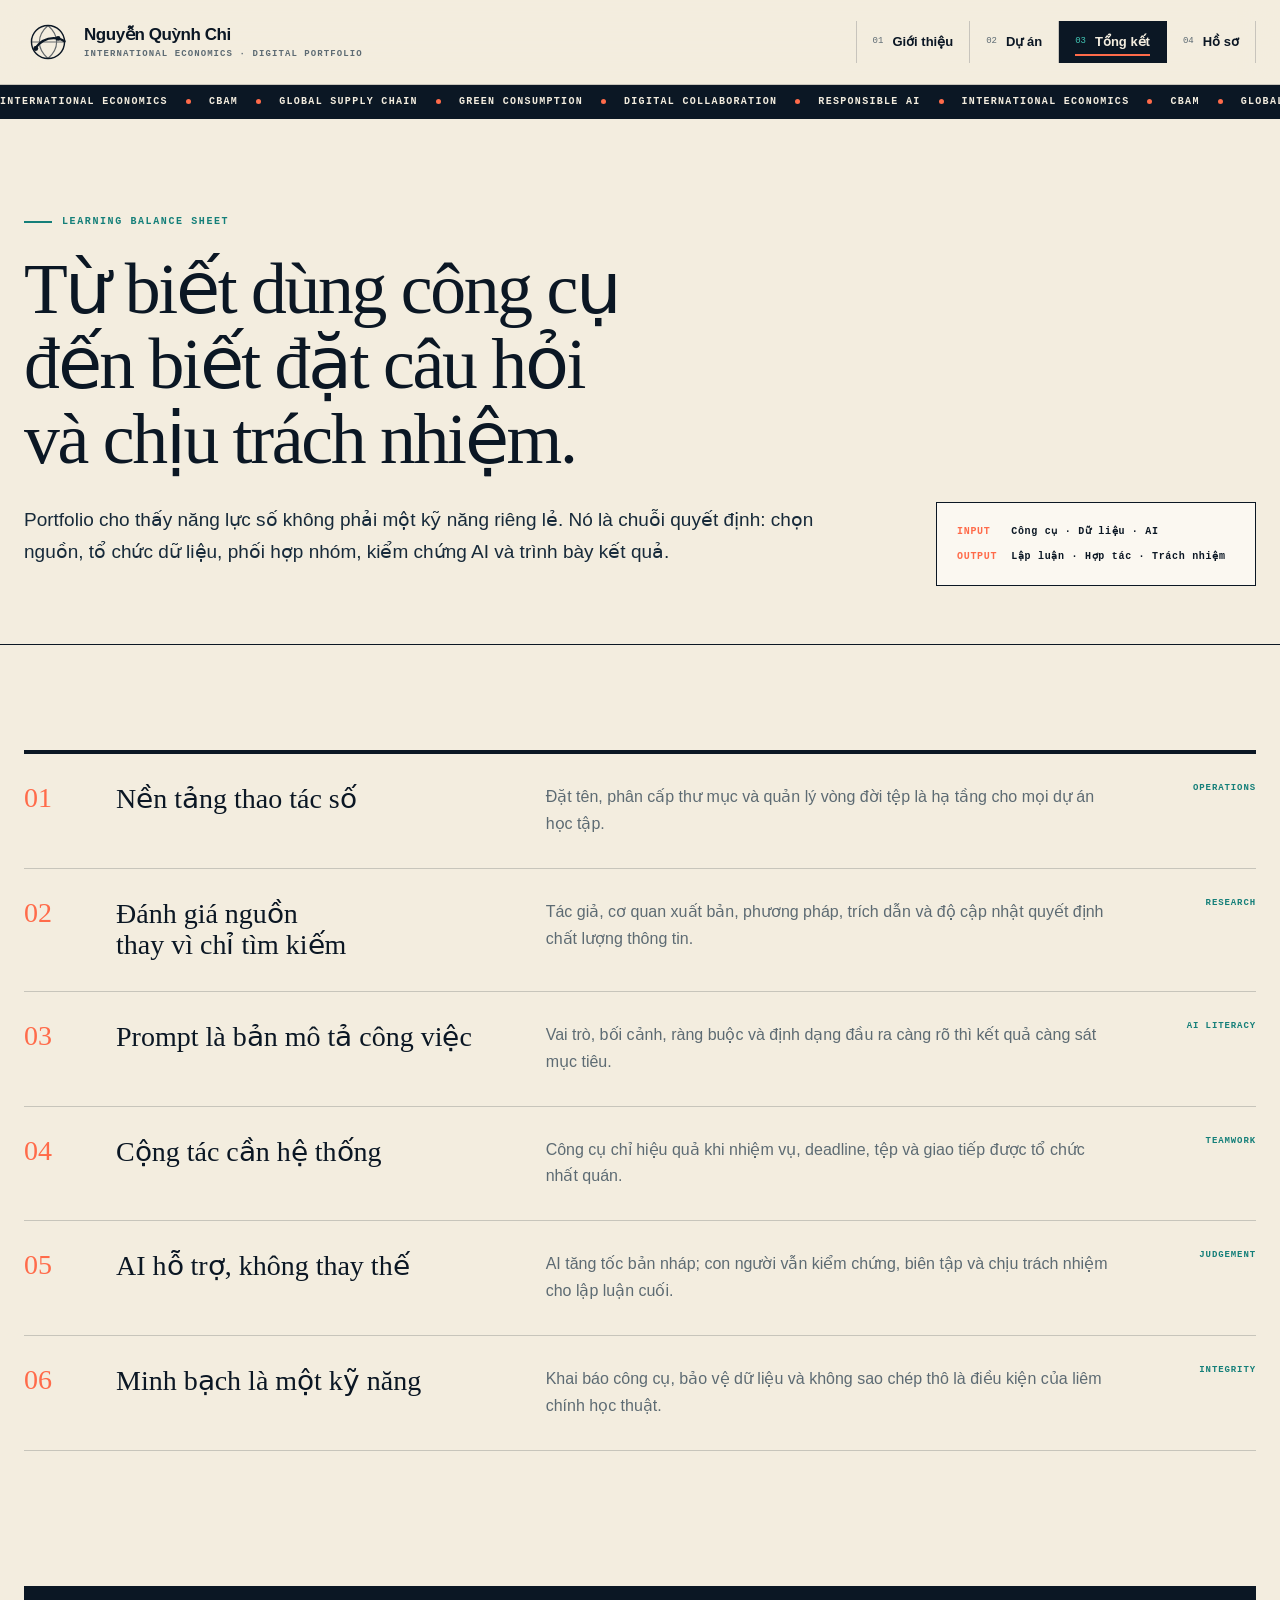
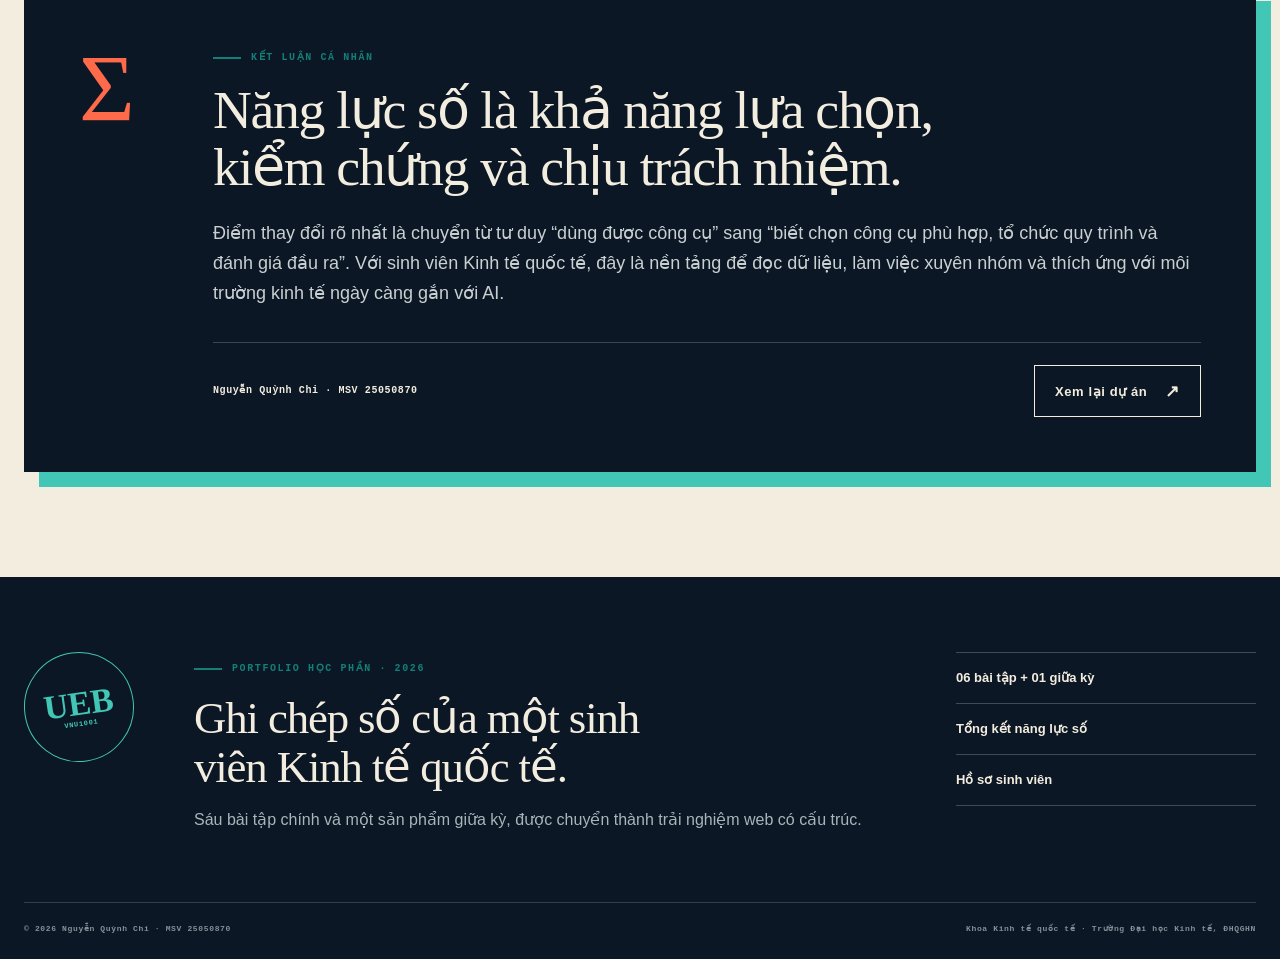
<file: reflection.html>
<!doctype html><html lang="vi"><head><meta charset="utf-8"><meta name="viewport" content="width=device-width,initial-scale=1"><meta name="theme-color" content="#0b1724"><link rel="icon" href="assets/images/favicon.svg" type="image/svg+xml"><link rel="stylesheet" href="assets/css/styles.css"><meta name="description" content="Tổng kết năng lực số của Nguyễn Quỳnh Chi sau sáu bài tập và một bài giữa kỳ."><title>Tổng kết | Nguyễn Quỳnh Chi</title></head><body class="reflection-page"><a class="skip-link" href="#main">Bỏ qua điều hướng</a>
<div class="progress" aria-hidden="true"></div>
<div class="site-atmosphere" aria-hidden="true"><span></span><span></span><span></span></div>
<header class="site-header">
  <div class="nav container">
    <a class="brand" href="index.html" aria-label="Về trang giới thiệu của Nguyễn Quỳnh Chi">
      <span class="brand-mark"><svg viewBox="0 0 64 64" aria-hidden="true" focusable="false">
  <circle cx="32" cy="32" r="23" fill="none" stroke="currentColor" stroke-width="2"/>
  <path d="M9 32h46M32 9c8 7 12 14.5 12 23S40 48 32 55M32 9c-8 7-12 14.5-12 23S24 48 32 55" fill="none" stroke="currentColor" stroke-width="1.6" opacity=".62"/>
  <path d="M14 41c8-11 18-16 31-14 4 .7 7.2 2 10 4" fill="none" stroke="currentColor" stroke-width="3.4" stroke-linecap="round"/>
  <circle cx="15" cy="41" r="3.4" fill="currentColor"/><circle cx="46" cy="27" r="3.4" fill="currentColor"/>
</svg></span>
      <span class="brand-copy"><span>Nguyễn Quỳnh Chi</span><small>International Economics · Digital Portfolio</small></span>
    </a>
    <button class="nav-toggle" aria-label="Mở menu" aria-expanded="false"><span></span></button>
    <nav class="nav-links" aria-label="Điều hướng chính">
      <a href="index.html"><span>01</span>Giới thiệu</a>
      <a href="projects.html"><span>02</span>Dự án</a>
      <a href="reflection.html"><span>03</span>Tổng kết</a>
      <a href="contact.html"><span>04</span>Hồ sơ</a>
    </nav>
  </div>
</header>
<div class="trade-ticker" aria-label="Các chủ đề nổi bật trong portfolio">
  <div class="ticker-track">
    <span>INTERNATIONAL ECONOMICS</span><i></i><span>CBAM</span><i></i><span>GLOBAL SUPPLY CHAIN</span><i></i><span>GREEN CONSUMPTION</span><i></i><span>DIGITAL COLLABORATION</span><i></i><span>RESPONSIBLE AI</span><i></i>
    <span aria-hidden="true">INTERNATIONAL ECONOMICS</span><i aria-hidden="true"></i><span aria-hidden="true">CBAM</span><i aria-hidden="true"></i><span aria-hidden="true">GLOBAL SUPPLY CHAIN</span><i aria-hidden="true"></i><span aria-hidden="true">GREEN CONSUMPTION</span><i aria-hidden="true"></i><span aria-hidden="true">DIGITAL COLLABORATION</span><i aria-hidden="true"></i><span aria-hidden="true">RESPONSIBLE AI</span><i aria-hidden="true"></i>
  </div>
</div><main id="main">
<section class="page-hero reflection-hero"><div class="container page-hero-grid"><div><span class="eyebrow">Learning balance sheet</span><h1>Từ biết dùng công cụ đến biết đặt câu hỏi và chịu trách nhiệm.</h1><p class="page-intro">Portfolio cho thấy năng lực số không phải một kỹ năng riêng lẻ. Nó là chuỗi quyết định: chọn nguồn, tổ chức dữ liệu, phối hợp nhóm, kiểm chứng AI và trình bày kết quả.</p></div><div class="page-note balance-note"><span>INPUT</span><b>Công cụ · Dữ liệu · AI</b><span>OUTPUT</span><b>Lập luận · Hợp tác · Trách nhiệm</b></div></div></section>
<section class="section ledger-section"><div class="container"><div class="learning-ledger">
<article class="ledger-row reveal"><span class="ledger-index">01</span><h3>Nền tảng thao tác số</h3><p>Đặt tên, phân cấp thư mục và quản lý vòng đời tệp là hạ tầng cho mọi dự án học tập.</p><span class="ledger-tag">OPERATIONS</span></article>
<article class="ledger-row reveal"><span class="ledger-index">02</span><h3>Đánh giá nguồn thay vì chỉ tìm kiếm</h3><p>Tác giả, cơ quan xuất bản, phương pháp, trích dẫn và độ cập nhật quyết định chất lượng thông tin.</p><span class="ledger-tag">RESEARCH</span></article>
<article class="ledger-row reveal"><span class="ledger-index">03</span><h3>Prompt là bản mô tả công việc</h3><p>Vai trò, bối cảnh, ràng buộc và định dạng đầu ra càng rõ thì kết quả càng sát mục tiêu.</p><span class="ledger-tag">AI LITERACY</span></article>
<article class="ledger-row reveal"><span class="ledger-index">04</span><h3>Cộng tác cần hệ thống</h3><p>Công cụ chỉ hiệu quả khi nhiệm vụ, deadline, tệp và giao tiếp được tổ chức nhất quán.</p><span class="ledger-tag">TEAMWORK</span></article>
<article class="ledger-row reveal"><span class="ledger-index">05</span><h3>AI hỗ trợ, không thay thế</h3><p>AI tăng tốc bản nháp; con người vẫn kiểm chứng, biên tập và chịu trách nhiệm cho lập luận cuối.</p><span class="ledger-tag">JUDGEMENT</span></article>
<article class="ledger-row reveal"><span class="ledger-index">06</span><h3>Minh bạch là một kỹ năng</h3><p>Khai báo công cụ, bảo vệ dữ liệu và không sao chép thô là điều kiện của liêm chính học thuật.</p><span class="ledger-tag">INTEGRITY</span></article>
</div></div></section>
<section class="section conclusion-panel"><div class="container"><div class="result-box reveal"><div class="result-grid"><span class="result-mark">Σ</span><div><span class="eyebrow">Kết luận cá nhân</span><h2>Năng lực số là khả năng lựa chọn, kiểm chứng và chịu trách nhiệm.</h2><p>Điểm thay đổi rõ nhất là chuyển từ tư duy “dùng được công cụ” sang “biết chọn công cụ phù hợp, tổ chức quy trình và đánh giá đầu ra”. Với sinh viên Kinh tế quốc tế, đây là nền tảng để đọc dữ liệu, làm việc xuyên nhóm và thích ứng với môi trường kinh tế ngày càng gắn với AI.</p><div class="source-bar"><span>Nguyễn Quỳnh Chi · MSV 25050870</span><a class="btn btn-secondary" href="projects.html">Xem lại dự án<span aria-hidden="true">↗</span></a></div></div></div></div></div></section></main><footer class="footer">
  <div class="container footer-grid">
    <div class="footer-stamp" aria-hidden="true"><span>UEB</span><small>VNU1001</small></div>
    <div>
      <span class="eyebrow">Portfolio học phần · 2026</span>
      <h2>Ghi chép số của một sinh viên Kinh tế quốc tế.</h2>
      <p>Sáu bài tập chính và một sản phẩm giữa kỳ, được chuyển thành trải nghiệm web có cấu trúc.</p>
    </div>
    <div class="footer-links">
      <a href="projects.html">06 bài tập + 01 giữa kỳ</a>
      <a href="reflection.html">Tổng kết năng lực số</a>
      <a href="contact.html">Hồ sơ sinh viên</a>
    </div>
  </div>
  <div class="container footer-bottom"><span>© 2026 Nguyễn Quỳnh Chi · MSV 25050870</span><span>Khoa Kinh tế quốc tế · Trường Đại học Kinh tế, ĐHQGHN</span></div>
</footer><div class="lightbox" role="dialog" aria-modal="true" aria-label="Xem ảnh minh chứng"><button class="lightbox-close" aria-label="Đóng">×</button><img alt=""></div><script src="assets/js/main.js"></script></body></html>
</file>
<file: assets/css/styles.css>
:root{
  --ink:#0b1724;--ink-soft:#172a3a;--paper:#f3eddf;--paper-2:#fbf8f1;--paper-3:#e8dfce;
  --teal:#42c6b5;--teal-dark:#147f79;--coral:#ff6b4a;--amber:#f1b24a;--blue:#3f6ee8;
  --muted:#5d6b73;--line:rgba(11,23,36,.19);--line-strong:rgba(11,23,36,.46);
  --white:#fffdf8;--shadow:0 24px 70px rgba(11,23,36,.13);--shadow-soft:0 12px 32px rgba(11,23,36,.09);
  --container:min(1240px,calc(100vw - 48px));--display:Cambria,"Times New Roman",Times,serif;
  --sans:"Segoe UI Variable","Segoe UI",Tahoma,Arial,sans-serif;--mono:"Cascadia Mono","SFMono-Regular",Consolas,"Liberation Mono",monospace;
  --radius:2px;--project-accent:var(--teal);
}
*{box-sizing:border-box}html{scroll-behavior:smooth;background:var(--paper)}body{margin:0;color:var(--ink);font:16px/1.68 var(--sans);background:var(--paper);overflow-x:hidden}body::before{content:"";position:fixed;inset:0;z-index:-3;pointer-events:none;background-image:linear-gradient(rgba(11,23,36,.035) 1px,transparent 1px),linear-gradient(90deg,rgba(11,23,36,.035) 1px,transparent 1px);background-size:52px 52px;mask-image:linear-gradient(to bottom,#000,transparent 85%)}
a{color:inherit;text-decoration:none}img,video{max-width:100%;display:block}button,input,textarea{font:inherit}button,a{touch-action:manipulation}button,[href]{cursor:pointer}:focus-visible{outline:3px solid var(--coral);outline-offset:4px}::selection{background:var(--teal);color:var(--ink)}.container{width:var(--container);margin-inline:auto}.skip-link{position:fixed;top:8px;left:8px;z-index:9999;transform:translateY(-160%);background:var(--ink);color:#fff;padding:10px 14px}.skip-link:focus{transform:none}.progress{position:fixed;top:0;left:0;height:3px;width:0;background:linear-gradient(90deg,var(--teal),var(--coral));z-index:1200}.site-atmosphere{position:fixed;inset:0;z-index:-2;pointer-events:none;overflow:hidden}.site-atmosphere span{position:absolute;border:1px solid rgba(11,23,36,.08);border-radius:50%}.site-atmosphere span:nth-child(1){width:520px;height:520px;right:-190px;top:8vh}.site-atmosphere span:nth-child(2){width:280px;height:280px;left:-120px;top:55vh}.site-atmosphere span:nth-child(3){width:14px;height:14px;background:var(--coral);border:0;right:8vw;top:72vh;box-shadow:-70vw -35vh 0 var(--teal),-44vw 18vh 0 var(--amber)}
.site-header{position:sticky;top:0;z-index:1000;background:rgba(243,237,223,.91);backdrop-filter:blur(18px);border-bottom:1px solid var(--line)}.nav{min-height:84px;display:flex;align-items:center;justify-content:space-between;gap:28px}.brand{display:flex;align-items:center;gap:12px}.brand-mark{width:48px;height:48px;display:grid;place-items:center;color:var(--ink);transition:transform .4s cubic-bezier(.2,.8,.2,1)}.brand:hover .brand-mark{transform:rotate(-10deg)}.brand-mark svg{width:46px;height:46px}.brand-copy{display:grid;line-height:1.12}.brand-copy>span{font:700 17px/1 var(--sans);letter-spacing:-.025em}.brand-copy small{margin-top:7px;font:600 9px/1 var(--mono);letter-spacing:.12em;text-transform:uppercase;color:var(--muted)}.nav-links{display:flex;align-items:center;gap:0;border-left:1px solid var(--line)}.nav-links a{position:relative;display:flex;align-items:center;gap:9px;padding:10px 16px;font-weight:700;font-size:13px;border-right:1px solid var(--line);transition:background .22s,color .22s}.nav-links a span{font:500 9px/1 var(--mono);color:var(--muted)}.nav-links a::after{content:"";position:absolute;left:16px;right:16px;bottom:7px;height:2px;background:var(--coral);transform:scaleX(0);transform-origin:left;transition:transform .25s}.nav-links a:hover,.nav-links a[aria-current="page"]{background:var(--ink);color:var(--paper)}.nav-links a:hover span,.nav-links a[aria-current="page"] span{color:var(--teal)}.nav-links a:hover::after,.nav-links a[aria-current="page"]::after{transform:scaleX(1)}.nav-toggle{display:none;width:48px;height:48px;border:1px solid var(--ink);background:transparent;align-items:center;justify-content:center}.nav-toggle span,.nav-toggle::before,.nav-toggle::after{content:"";display:block;width:20px;height:2px;background:var(--ink);transition:.25s}.nav-toggle::before{transform:translateY(-6px)}.nav-toggle::after{transform:translateY(4px)}
.trade-ticker{height:34px;overflow:hidden;border-bottom:1px solid var(--line);background:var(--ink);color:var(--paper);white-space:nowrap}.ticker-track{width:max-content;display:flex;align-items:center;gap:18px;height:100%;animation:ticker 36s linear infinite;font:600 10px/1 var(--mono);letter-spacing:.13em}.ticker-track i{width:5px;height:5px;border-radius:50%;background:var(--coral)}@keyframes ticker{to{transform:translateX(-50%)}}
.hero{position:relative;padding:88px 0 72px}.hero-grid{display:grid;grid-template-columns:minmax(0,1.06fr) minmax(420px,.94fr);align-items:center;gap:70px}.hero-copy{position:relative;z-index:2}.hero-coordinate{display:flex;gap:18px;flex-wrap:wrap;margin-bottom:30px;font:600 10px/1 var(--mono);letter-spacing:.12em;color:var(--muted)}.hero-coordinate span:last-child{color:var(--coral)}.eyebrow,.kicker,.project-index{display:inline-flex;align-items:center;gap:10px;font:700 10px/1 var(--mono);letter-spacing:.16em;text-transform:uppercase;color:var(--teal-dark)}.eyebrow::before{content:"";width:28px;height:2px;background:currentColor}.hero h1,.page-hero h1,.project-hero h1{font-family:var(--display);font-weight:400;letter-spacing:-.055em;line-height:.95;margin:20px 0 26px}.hero h1{font-size:clamp(58px,7.4vw,108px)}.hero h1 em{display:block;color:var(--coral);font-weight:400}.hero-lead{font-size:19px;max-width:690px;color:var(--ink-soft)}.hero-lead strong{font-weight:800}.hero-actions{display:flex;gap:12px;flex-wrap:wrap;margin-top:34px}.btn{min-height:52px;display:inline-flex;align-items:center;justify-content:center;gap:18px;padding:13px 20px;border:1px solid var(--ink);font:750 13px/1 var(--sans);transition:transform .22s,box-shadow .22s,background .22s,color .22s}.btn span{font-size:17px}.btn-primary{background:var(--ink);color:var(--paper);box-shadow:7px 7px 0 var(--teal)}.btn-primary:hover{transform:translate(-3px,-3px);box-shadow:10px 10px 0 var(--coral)}.btn-secondary{background:transparent}.btn-secondary:hover{background:var(--coral);color:var(--ink);transform:translateY(-2px)}.hero-footnote{display:grid;grid-template-columns:auto auto 1fr;gap:12px;align-items:center;margin-top:50px;padding-top:16px;border-top:1px solid var(--line);font:600 10px/1.4 var(--mono);text-transform:uppercase;letter-spacing:.08em}.hero-footnote span{color:var(--muted)}.hero-art{position:relative;min-height:650px}.world-orbit{position:absolute;inset:0;display:grid;place-items:center}.world-orbit svg{width:100%;height:100%;overflow:visible}.globe-ring,.globe-line{fill:none;stroke:rgba(11,23,36,.2);stroke-width:1.5}.route{fill:none;stroke:url(#route);stroke-width:4;stroke-linecap:round;stroke-dasharray:10 12;animation:routeMove 12s linear infinite}.route-b{animation-direction:reverse;animation-duration:16s}.node{fill:var(--coral);filter:drop-shadow(0 0 8px rgba(255,107,74,.65))}.node-c{fill:var(--teal)}@keyframes routeMove{to{stroke-dashoffset:-220}}.portrait-frame{position:absolute;z-index:2;width:min(390px,69%);right:12%;top:15%;margin:0;background:var(--paper-2);border:1px solid var(--ink);padding:10px;box-shadow:18px 18px 0 var(--ink)}.portrait-frame::before{content:"";position:absolute;inset:-18px 24px 28px -22px;border:1px solid var(--coral);z-index:-1}.portrait-frame img{width:100%;aspect-ratio:4/5;object-fit:cover;filter:saturate(.88) contrast(1.02)}.portrait-frame figcaption{display:flex;justify-content:space-between;gap:16px;padding:12px 4px 3px;font:600 9px/1.3 var(--mono);letter-spacing:.08em;text-transform:uppercase}.portrait-frame figcaption span{color:var(--muted)}.market-tag{position:absolute;z-index:3;background:var(--paper-2);border:1px solid var(--ink);padding:13px 16px;box-shadow:6px 6px 0 var(--teal);display:grid;min-width:180px}.market-tag small{font:600 9px/1 var(--mono);color:var(--coral);letter-spacing:.12em}.market-tag strong{margin-top:8px;font:700 14px/1.1 var(--sans)}.tag-one{left:-1%;top:24%;transform:rotate(-4deg)}.tag-two{right:0;bottom:18%;transform:rotate(3deg);box-shadow:6px 6px 0 var(--amber)}.index-chip{position:absolute;left:9%;bottom:10%;width:90px;height:90px;background:var(--coral);border-radius:50%;display:grid;place-items:center;align-content:center;border:1px solid var(--ink);animation:float 5s ease-in-out infinite}.index-chip span{font:700 32px/1 var(--display)}.index-chip small{font:600 6px/1.2 var(--mono);letter-spacing:.08em}@keyframes float{50%{transform:translateY(-9px) rotate(5deg)}}
.market-strip{border-block:1px solid var(--ink);background:var(--paper-2)}.stats-grid{display:grid;grid-template-columns:repeat(3,1fr)}.stat{position:relative;display:grid;grid-template-columns:auto 86px 1fr;gap:16px;align-items:center;padding:28px 28px;border-right:1px solid var(--line)}.stat:last-child{border-right:0}.stat-code{writing-mode:vertical-rl;font:600 8px/1 var(--mono);letter-spacing:.15em;color:var(--coral)}.stat strong{font:400 54px/1 var(--display)}.stat p{margin:0;color:var(--muted);font-size:14px}.section{padding:105px 0}.section-head{display:grid;grid-template-columns:1.1fr .7fr;gap:70px;align-items:end;margin-bottom:52px}.section-head h2{font:400 clamp(44px,5.5vw,78px)/.98 var(--display);letter-spacing:-.045em;margin:16px 0 0}.section-head p{margin:0;color:var(--muted);font-size:17px}.editorial-head{border-top:4px solid var(--ink);padding-top:24px}.field-grid{display:grid;grid-template-columns:1.2fr .8fr;grid-template-rows:auto auto;gap:22px}.field-note{position:relative;border:1px solid var(--ink);background:var(--paper-2);overflow:hidden;transition:transform .28s,box-shadow .28s}.field-note:hover{transform:translateY(-6px);box-shadow:12px 12px 0 var(--ink)}.field-note--lead{grid-row:span 2;display:grid;grid-template-rows:310px auto}.field-visual{position:relative;display:grid;place-items:center;background:var(--ink);color:var(--paper);overflow:hidden}.field-visual::before{content:"";position:absolute;width:430px;height:430px;border:1px solid rgba(255,255,255,.26);border-radius:50%}.field-visual::after{content:"";position:absolute;width:270px;height:270px;border:1px solid rgba(66,198,181,.5);border-radius:50%}.field-visual b{position:relative;z-index:2;font:400 92px/1 var(--display);letter-spacing:-.07em}.field-visual small{position:absolute;right:18px;bottom:16px;font:600 9px/1 var(--mono);letter-spacing:.12em;color:var(--teal)}.map-axis{position:absolute;background:rgba(255,255,255,.16)}.axis-x{height:1px;width:100%;top:54%}.axis-y{width:1px;height:100%;left:58%}.field-content{padding:30px}.field-note h3{font:400 31px/1.06 var(--display);letter-spacing:-.025em;margin:12px 0}.field-note p{color:var(--muted);margin:0}.text-link{display:inline-block;margin-top:24px;font-weight:800;font-size:13px}.field-note--data{padding:28px;background:var(--amber)}.field-note--data h3{font-size:38px}.mini-chart{height:118px;display:flex;gap:10px;align-items:end;margin-bottom:28px;border-bottom:1px solid var(--ink)}.mini-chart i{flex:1;height:var(--h);background:var(--ink);transition:height .35s}.field-note--data:hover .mini-chart i:nth-child(odd){height:92%}.field-note--quote{padding:30px;background:var(--ink);color:var(--paper)}.field-note--quote .project-index{color:var(--teal)}.field-note--quote blockquote{font:400 31px/1.14 var(--display);margin:24px 0 14px}.midterm-feature{background:var(--ink);color:var(--paper);position:relative;overflow:hidden}.midterm-feature::before{content:"";position:absolute;inset:0;background:repeating-linear-gradient(0deg,transparent 0 7px,rgba(255,255,255,.018) 8px)}.midterm-grid{position:relative;display:grid;grid-template-columns:.78fr 1.22fr;gap:70px;align-items:center}.midterm-copy h2{font:400 clamp(48px,5.5vw,76px)/.96 var(--display);letter-spacing:-.045em;margin:18px 0 24px}.midterm-copy p{color:#cbd2d4;font-size:18px}.midterm-copy dl{display:grid;grid-template-columns:repeat(3,1fr);gap:1px;background:rgba(255,255,255,.17);border:1px solid rgba(255,255,255,.17);margin:32px 0}.midterm-copy dl div{background:var(--ink);padding:14px}.midterm-copy dt{font:600 8px/1 var(--mono);letter-spacing:.12em;text-transform:uppercase;color:var(--teal)}.midterm-copy dd{margin:8px 0 0;font-weight:800;font-size:13px}.midterm-feature .btn-primary{background:var(--paper);color:var(--ink);box-shadow:7px 7px 0 var(--coral)}.broadcast-card{position:relative;border:1px solid rgba(255,255,255,.28);padding:10px;background:#050b12;box-shadow:22px 22px 0 rgba(66,198,181,.18);overflow:hidden}.broadcast-card img{width:100%;aspect-ratio:16/9;object-fit:cover}.broadcast-card::before{content:"";position:absolute;inset:10px;border:1px solid rgba(66,198,181,.7);z-index:2;pointer-events:none}.broadcast-scan{position:absolute;left:10px;right:10px;height:2px;top:12px;background:linear-gradient(90deg,transparent,var(--teal),transparent);z-index:3;animation:scan 4.5s linear infinite}@keyframes scan{to{transform:translateY(390px)}}.play-disc{position:absolute;left:50%;top:50%;transform:translate(-50%,-50%);width:82px;height:82px;border-radius:50%;display:grid;place-items:center;background:var(--coral);color:var(--ink);border:1px solid var(--ink);transition:transform .25s}.play-disc svg{width:28px}.broadcast-card:hover .play-disc{transform:translate(-50%,-50%) scale(1.09) rotate(4deg)}.broadcast-meta{display:flex;justify-content:space-between;gap:12px;margin-top:10px;font:600 9px/1 var(--mono);letter-spacing:.1em;color:#abb7bd}.broadcast-meta strong{color:var(--teal)}.closing-manifesto{background:var(--paper-2)}.quote{position:relative;border-top:5px solid var(--ink);border-bottom:1px solid var(--ink);padding:58px 0 42px}.quote-no{position:absolute;right:0;top:18px;font:600 10px/1 var(--mono);letter-spacing:.12em;color:var(--coral)}.quote blockquote{max-width:980px;font:400 clamp(42px,5.4vw,78px)/1.02 var(--display);letter-spacing:-.045em;margin:0}.quote cite{display:block;margin-top:28px;font:700 10px/1 var(--mono);letter-spacing:.12em;text-transform:uppercase;color:var(--muted)}
.page-hero{padding:86px 0 58px;border-bottom:1px solid var(--ink)}.page-hero-grid{display:grid;grid-template-columns:minmax(0,1fr) 320px;gap:80px;align-items:end}.page-hero h1{font-size:clamp(58px,7vw,100px);max-width:950px}.page-intro{max-width:820px;font-size:19px;color:var(--ink-soft)}.page-note{border:1px solid var(--ink);padding:20px;background:var(--paper-2);font:600 10px/1.7 var(--mono);letter-spacing:.07em}.atlas-legend{display:grid;gap:8px}.atlas-legend span{display:flex;align-items:center;gap:10px}.atlas-legend strong{border-top:1px solid var(--line);padding-top:10px;margin-top:5px}.legend-dot{width:10px;height:10px;border-radius:50%;background:var(--teal)}.legend-bonus{background:var(--coral)}.project-atlas{padding-top:58px}.atlas-grid{display:grid;grid-template-columns:repeat(12,1fr);gap:20px}.manifest-card{grid-column:span 4;display:flex;flex-direction:column;min-height:520px;background:var(--paper-2);border:1px solid var(--ink);transition:transform .28s,box-shadow .28s}.manifest-card:hover{transform:translateY(-7px);box-shadow:10px 10px 0 var(--teal)}.manifest-card--wide{grid-column:span 8;display:grid;grid-template-columns:1.08fr .92fr;min-height:390px}.manifest-card--tall{grid-row:span 2}.manifest-card--dark{background:var(--ink);color:var(--paper)}.manifest-card--dark .manifest-body p,.manifest-card--dark .project-meta{color:#bac3c8}.manifest-media{position:relative;overflow:hidden;min-height:250px;border-bottom:1px solid var(--ink)}.manifest-card--wide .manifest-media{border-bottom:0;border-right:1px solid var(--ink)}.manifest-media img{width:100%;height:100%;object-fit:cover;transition:transform .55s,filter .55s;filter:saturate(.72)}.manifest-card:hover .manifest-media img{transform:scale(1.045);filter:saturate(1)}.manifest-no{position:absolute;left:0;bottom:0;min-width:66px;background:var(--paper);border-top:1px solid var(--ink);border-right:1px solid var(--ink);padding:10px 14px;font:700 22px/1 var(--display)}.manifest-body{display:flex;flex-direction:column;flex:1;padding:26px}.manifest-body h3{font:400 32px/1.06 var(--display);letter-spacing:-.03em;margin:13px 0}.manifest-body p{color:var(--muted);margin:0}.project-meta{display:flex;justify-content:space-between;gap:16px;align-items:end;margin-top:auto;padding-top:26px;color:var(--muted);font:600 10px/1.4 var(--mono);letter-spacing:.04em}.arrow{font-size:24px;color:var(--coral);transition:transform .25s}.manifest-card:hover .arrow{transform:translate(4px,-4px)}.manifest-card--bonus{grid-column:span 12;display:grid;grid-template-columns:1.35fr .65fr;min-height:380px;background:var(--coral)}.bonus-media{position:relative;overflow:hidden;border-right:1px solid var(--ink)}.bonus-media img{width:100%;height:100%;object-fit:cover}.bonus-label{position:absolute;left:18px;top:18px;background:var(--ink);color:var(--paper);padding:10px 12px;font:700 9px/1 var(--mono);letter-spacing:.12em}.signal-lines{position:absolute;inset:0;background:repeating-linear-gradient(0deg,transparent 0 6px,rgba(255,255,255,.055) 7px)}.play-disc.small{width:64px;height:64px}.manifest-card--bonus .manifest-body{justify-content:center}.manifest-card--bonus .manifest-body h3{font-size:clamp(40px,4vw,62px)}
.learning-ledger{border-top:4px solid var(--ink)}.ledger-row{display:grid;grid-template-columns:64px 1fr 1.4fr 120px;gap:28px;align-items:start;padding:30px 0;border-bottom:1px solid var(--line);transition:background .22s,padding .22s}.ledger-row:hover{background:var(--paper-2);padding-inline:18px}.ledger-index{font:400 28px/1 var(--display);color:var(--coral)}.ledger-row h3{font:400 30px/1.05 var(--display);margin:0}.ledger-row p{margin:0;color:var(--muted)}.ledger-tag{justify-self:end;font:700 9px/1 var(--mono);letter-spacing:.1em;color:var(--teal-dark)}.balance-note{display:grid;grid-template-columns:auto 1fr;gap:8px 14px}.balance-note span{color:var(--coral)}.conclusion-panel{padding-top:30px}.result-box{background:var(--ink);color:var(--paper);padding:54px;border:1px solid var(--ink);box-shadow:15px 15px 0 var(--teal)}.result-grid{display:grid;grid-template-columns:100px 1fr;gap:34px}.result-mark{font:400 96px/1 var(--display);color:var(--coral)}.result-box h2{font:400 clamp(42px,5vw,68px)/1 var(--display);letter-spacing:-.04em;margin:14px 0 22px}.result-box p{color:#c9d0d2;font-size:18px}.source-bar{display:flex;justify-content:space-between;gap:20px;align-items:center;margin-top:34px;padding-top:22px;border-top:1px solid rgba(255,255,255,.2);font:600 10px/1.4 var(--mono);letter-spacing:.06em}.result-box .btn-secondary{border-color:var(--paper);color:var(--paper)}.result-box .btn-secondary:hover{color:var(--ink)}
.profile-hero h1{color:var(--coral)}.passport-code{display:grid;grid-template-columns:auto 1fr;gap:8px 14px}.passport-code span{color:var(--teal-dark)}.contact-card{display:grid;grid-template-columns:.82fr 1.18fr;border:1px solid var(--ink);background:var(--paper-2);box-shadow:18px 18px 0 var(--ink)}.contact-photo{position:relative;min-height:640px;border-right:1px solid var(--ink);overflow:hidden}.contact-photo img{width:100%;height:100%;object-fit:cover;filter:saturate(.8)}.photo-stamp{position:absolute;right:20px;bottom:20px;width:150px;height:150px;border:2px solid var(--coral);border-radius:50%;display:grid;place-items:center;align-content:center;transform:rotate(-9deg);color:var(--coral);background:rgba(243,237,223,.83);backdrop-filter:blur(4px)}.photo-stamp span{font:700 42px/1 var(--display)}.photo-stamp small{font:700 7px/1.2 var(--mono);letter-spacing:.1em;text-align:center}.profile-copy{padding:60px}.profile-copy h2{font:400 clamp(50px,6vw,82px)/1 var(--display);letter-spacing:-.05em;margin:18px 0}.profile-copy>p{font-size:18px;color:var(--muted)}.info-list{margin:38px 0}.info-row{display:grid;grid-template-columns:170px 1fr;gap:24px;padding:17px 0;border-top:1px solid var(--line)}.info-row:last-child{border-bottom:1px solid var(--line)}.info-row dt{font:700 9px/1.4 var(--mono);letter-spacing:.1em;text-transform:uppercase;color:var(--muted)}.info-row dd{margin:0;font-weight:700}
.project-hero{position:relative;padding:90px 0 64px;background:var(--ink);color:var(--paper);overflow:hidden}.project-hero::before{content:"";position:absolute;inset:0;background:linear-gradient(90deg,transparent 49.9%,rgba(255,255,255,.08) 50%,transparent 50.1%),linear-gradient(transparent 49.9%,rgba(255,255,255,.06) 50%,transparent 50.1%);background-size:80px 80px;opacity:.35}.project-hero>.container{position:relative}.project-hero h1{font-size:clamp(56px,7vw,98px);max-width:1120px}.project-hero .dek{max-width:830px;color:#c8d0d3;font-size:19px}.project-facts{display:flex;gap:8px;flex-wrap:wrap;margin-top:28px}.fact{border:1px solid rgba(255,255,255,.3);padding:8px 12px;font:600 9px/1 var(--mono);letter-spacing:.08em;text-transform:uppercase}.project-hero .kicker{color:var(--teal)}.dossier-code{position:relative;display:flex;justify-content:space-between;gap:20px;margin-top:54px;padding-top:14px;border-top:1px solid rgba(255,255,255,.22);font:600 8px/1 var(--mono);letter-spacing:.12em;color:#87979e}.content-wrap{display:grid;grid-template-columns:210px minmax(0,1fr);gap:80px;align-items:start;padding-top:70px}.toc{position:sticky;top:142px;border-top:4px solid var(--ink);padding-top:16px;display:grid}.toc strong{font:700 10px/1 var(--mono);letter-spacing:.1em;text-transform:uppercase;margin-bottom:12px}.toc a{padding:10px 0;border-top:1px solid var(--line);font-size:13px;color:var(--muted);transition:color .2s,padding .2s}.toc a:hover{color:var(--coral);padding-left:8px}.article{min-width:0}.article section{padding:0 0 82px;scroll-margin-top:145px}.article h2{font:400 clamp(38px,4vw,56px)/1.05 var(--display);letter-spacing:-.035em;margin:0 0 24px;padding-top:12px;border-top:4px solid var(--ink)}.article h3{font:700 20px/1.25 var(--sans);margin:32px 0 12px}.article p{max-width:900px}.lead-block{font:400 27px/1.35 var(--display);background:var(--paper-2);border-left:7px solid var(--project-accent);padding:24px 28px;margin:24px 0}.callout{border:1px solid var(--ink);background:var(--paper-2);padding:20px 22px;margin:25px 0;box-shadow:7px 7px 0 var(--project-accent)}.step-list{display:grid;gap:12px}.step{display:grid;grid-template-columns:56px 1fr;gap:18px;padding:20px;border-top:1px solid var(--line);background:rgba(255,255,255,.32)}.step-no{font:400 28px/1 var(--display);color:var(--coral)}.proof-grid{display:grid;grid-template-columns:repeat(2,minmax(0,1fr));gap:18px;margin-top:26px}.proof-card{margin:0;border:1px solid var(--ink);background:var(--paper-2);padding:8px;box-shadow:8px 8px 0 var(--paper-3)}.proof-card.full{grid-column:1/-1}.proof-card button{display:block;width:100%;padding:0;border:0;background:transparent;overflow:hidden}.proof-card img{width:100%;transition:transform .35s}.proof-card:hover img{transform:scale(1.015)}.proof-caption{padding:12px 8px 6px;color:var(--muted);font-size:12px}.table-wrap{width:100%;overflow:auto;border:1px solid var(--ink);margin:26px 0;background:var(--paper-2)}table{border-collapse:collapse;width:100%;min-width:760px}th,td{text-align:left;vertical-align:top;border-right:1px solid var(--line);border-bottom:1px solid var(--line);padding:15px}th{background:var(--ink);color:var(--paper);font:700 9px/1.35 var(--mono);text-transform:uppercase;letter-spacing:.08em}td{font-size:14px}.tool-grid,.principles,.compare-grid{display:grid;grid-template-columns:repeat(2,minmax(0,1fr));gap:15px}.tool-card,.principle,.compare-card{border:1px solid var(--ink);background:var(--paper-2);padding:24px}.tool-label,.level{font:700 9px/1 var(--mono);letter-spacing:.1em;text-transform:uppercase;color:var(--coral)}.principle{position:relative}.principle>span{font:400 38px/1 var(--display);color:var(--project-accent)}.prompt{background:var(--ink);color:#fff!important;-webkit-text-fill-color:#fff!important;padding:24px;border-left:7px solid var(--project-accent);font-family:var(--mono);font-size:13px;white-space:pre-wrap}.output{background:#fff;border:1px solid var(--ink);padding:24px;box-shadow:8px 8px 0 var(--paper-3)}.rating{font-weight:800}.ref-list{display:grid;gap:10px}.ref-item{padding:16px;border-left:4px solid var(--project-accent);background:var(--paper-2)}body[data-project="1"]{--project-accent:var(--blue)}body[data-project="2"]{--project-accent:var(--amber)}body[data-project="3"]{--project-accent:#8d70d6}body[data-project="4"]{--project-accent:var(--teal)}body[data-project="5"]{--project-accent:#7fac4f}body[data-project="6"]{--project-accent:var(--coral)}
.midterm-hero{background:#070b22}.midterm-kicker{display:flex;justify-content:space-between;align-items:center;gap:20px}.on-air{display:flex;align-items:center;gap:8px;font:700 9px/1 var(--mono);letter-spacing:.1em}.on-air i{width:9px;height:9px;border-radius:50%;background:var(--coral);box-shadow:0 0 0 6px rgba(255,107,74,.15);animation:pulse 1.6s ease-in-out infinite}@keyframes pulse{50%{box-shadow:0 0 0 12px rgba(255,107,74,0)}}.midterm-content{--project-accent:#8b70ff}.video-shell.cinematic{position:relative;background:#02040b;border:1px solid var(--ink);padding:10px;box-shadow:14px 14px 0 var(--project-accent)}.video-shell video{width:100%;aspect-ratio:16/9;background:#000}.video-frame-data{display:flex;justify-content:space-between;gap:14px;color:#9eabb1;padding:10px 2px 0;font:600 8px/1 var(--mono);letter-spacing:.1em}.media-note{color:var(--muted);font-size:13px;margin-top:18px}.signal-principles{grid-template-columns:repeat(3,1fr)}.direction-list{display:grid;border-top:1px solid var(--ink)}.direction-list article{display:grid;grid-template-columns:70px 1fr 1.4fr;gap:25px;padding:24px 0;border-bottom:1px solid var(--line)}.direction-list article>span{font:400 30px/1 var(--display);color:var(--coral)}.direction-list h3,.direction-list p{margin:0}.direction-list p{color:var(--muted)}
.lightbox{position:fixed;inset:0;z-index:2000;background:rgba(4,10,16,.92);display:none;place-items:center;padding:34px}.lightbox.open{display:grid}.lightbox img{max-width:min(1500px,94vw);max-height:88vh;object-fit:contain}.lightbox-close{position:absolute;right:22px;top:18px;width:50px;height:50px;border:1px solid #fff;background:transparent;color:#fff;font-size:30px}.footer{background:var(--ink);color:var(--paper);padding:75px 0 24px}.footer-grid{display:grid;grid-template-columns:120px 1fr 300px;gap:50px;align-items:start}.footer-stamp{width:110px;height:110px;border:1px solid var(--teal);border-radius:50%;display:grid;place-items:center;align-content:center;transform:rotate(-8deg);color:var(--teal)}.footer-stamp span{font:700 34px/1 var(--display)}.footer-stamp small{font:700 7px/1 var(--mono);letter-spacing:.1em}.footer h2{font:400 clamp(38px,4vw,58px)/1.03 var(--display);letter-spacing:-.04em;margin:15px 0}.footer p{color:#aab5ba}.footer-links{display:grid;border-top:1px solid rgba(255,255,255,.22)}.footer-links a{padding:14px 0;border-bottom:1px solid rgba(255,255,255,.22);font-weight:700;font-size:13px}.footer-links a:hover{color:var(--teal)}.footer-bottom{display:flex;justify-content:space-between;gap:20px;margin-top:52px;padding-top:20px;border-top:1px solid rgba(255,255,255,.17);font:600 8px/1.5 var(--mono);letter-spacing:.08em;color:#839199}
.reveal{opacity:0;transform:translateY(30px);transition:opacity .75s cubic-bezier(.2,.7,.2,1),transform .75s cubic-bezier(.2,.7,.2,1)}.reveal.is-visible{opacity:1;transform:none}
@media(max-width:1050px){:root{--container:min(100% - 36px,920px)}.brand-copy small{display:none}.hero-grid,.midterm-grid,.section-head,.page-hero-grid,.contact-card{grid-template-columns:1fr}.hero-art{min-height:590px;max-width:650px;margin-inline:auto;width:100%}.page-note{max-width:520px}.stats-grid{grid-template-columns:1fr}.stat{border-right:0;border-bottom:1px solid var(--line)}.field-grid{grid-template-columns:1fr}.field-note--lead{grid-row:auto;grid-template-rows:300px auto}.atlas-grid{grid-template-columns:repeat(2,1fr)}.manifest-card,.manifest-card--wide,.manifest-card--tall,.manifest-card--dark{grid-column:span 1;display:flex;min-height:520px}.manifest-card--wide .manifest-media{border-right:0;border-bottom:1px solid var(--ink)}.manifest-card--bonus{grid-column:1/-1}.content-wrap{grid-template-columns:1fr;gap:34px}.toc{position:relative;top:auto;display:flex;overflow-x:auto;gap:0;border-top:1px solid var(--ink);border-bottom:1px solid var(--ink);padding:0}.toc strong{display:none}.toc a{white-space:nowrap;border:0;border-right:1px solid var(--line);padding:12px}.toc a:hover{padding-left:12px}.footer-grid{grid-template-columns:100px 1fr}.footer-links{grid-column:2}.ledger-row{grid-template-columns:50px 1fr 1.2fr}.ledger-tag{display:none}}
@media(max-width:760px){:root{--container:calc(100vw - 28px)}.nav{min-height:72px}.brand-mark{width:42px;height:42px}.brand-copy>span{font-size:14px}.nav-toggle{display:flex}.nav-links{position:absolute;display:none;top:calc(100% + 1px);left:14px;right:14px;background:var(--paper-2);border:1px solid var(--ink);box-shadow:9px 9px 0 var(--ink);padding:8px;flex-direction:column;align-items:stretch}.nav-links.open{display:flex}.nav-links a{border:0;border-bottom:1px solid var(--line);justify-content:space-between;padding:14px}.trade-ticker{height:30px}.hero{padding:56px 0}.hero h1{font-size:clamp(52px,15vw,74px)}.hero-grid{gap:30px}.hero-art{min-height:465px}.portrait-frame{width:68%;right:10%;top:17%;box-shadow:10px 10px 0 var(--ink)}.market-tag{min-width:145px;padding:10px}.tag-one{top:19%}.tag-two{bottom:14%}.index-chip{width:70px;height:70px}.hero-footnote{grid-template-columns:1fr}.stat{grid-template-columns:34px 62px 1fr;padding:22px 10px}.stat strong{font-size:42px}.section{padding:72px 0}.section-head h2{font-size:49px}.field-note--lead{grid-template-rows:230px auto}.field-visual b{font-size:72px}.midterm-copy dl{grid-template-columns:1fr}.broadcast-meta{display:grid}.quote blockquote{font-size:42px}.page-hero{padding:60px 0 42px}.page-hero h1{font-size:clamp(48px,14vw,72px)}.atlas-grid{grid-template-columns:1fr}.manifest-card,.manifest-card--wide,.manifest-card--bonus{grid-column:1;display:flex;min-height:auto}.manifest-media,.bonus-media{min-height:230px;border-right:0;border-bottom:1px solid var(--ink)}.manifest-card--bonus .manifest-body h3{font-size:40px}.ledger-row{grid-template-columns:42px 1fr;padding:24px 0}.ledger-row p{grid-column:2}.result-box{padding:28px;box-shadow:9px 9px 0 var(--teal)}.result-grid{grid-template-columns:1fr}.result-mark{font-size:66px}.source-bar{align-items:flex-start;flex-direction:column}.contact-photo{min-height:470px;border-right:0;border-bottom:1px solid var(--ink)}.profile-copy{padding:28px}.info-row{grid-template-columns:1fr;gap:5px}.project-hero{padding:60px 0 42px}.project-hero h1{font-size:clamp(48px,13vw,72px)}.dossier-code{display:grid}.article section{padding-bottom:58px}.proof-grid,.tool-grid,.principles,.compare-grid,.signal-principles{grid-template-columns:1fr}.direction-list article{grid-template-columns:45px 1fr}.direction-list p{grid-column:2}.result-box h2{font-size:42px}.footer{padding-top:58px}.footer-grid{grid-template-columns:1fr}.footer-stamp{width:80px;height:80px}.footer-links{grid-column:1}.footer-bottom{display:grid}.lightbox{padding:16px}.video-frame-data{display:grid}.midterm-kicker{align-items:flex-start;flex-direction:column}.ticker-track{animation-duration:26s}}
@media(prefers-reduced-motion:reduce){html{scroll-behavior:auto}*,*::before,*::after{animation-duration:.01ms!important;animation-iteration-count:1!important;transition-duration:.01ms!important}.reveal{opacity:1;transform:none}}


/* === Vietnamese typography & hero fit correction (offline-safe) === */
html{-webkit-text-size-adjust:100%;text-size-adjust:100%}
body{font-family:var(--sans);font-kerning:normal;text-rendering:optimizeLegibility}
.hero h1,.page-hero h1,.project-hero h1,.section-head h2,.midterm-copy h2,
.field-note h3,.manifest-body h3,.ledger-row h3,.result-box h2,.profile-copy h2,
.article h2,.lead-block,.principle>span,.footer h2,.quote blockquote{
  font-family:var(--display);
  font-kerning:normal;
  text-wrap:balance;
  overflow-wrap:normal;
  word-break:normal;
}
.hero{padding:68px 0 64px}
.hero-grid{grid-template-columns:minmax(0,1.2fr) minmax(390px,.8fr);gap:48px;align-items:center}
.hero h1,.page-hero h1,.project-hero h1{letter-spacing:-.032em;line-height:1.04}
.hero h1{font-size:clamp(54px,5.15vw,76px);max-width:730px;margin:18px 0 24px}
.hero h1>span{display:block}
.hero h1 em{display:block;font-style:normal;font-size:.82em;line-height:1.09;letter-spacing:-.025em;margin-top:.08em;max-width:720px}
.hero-lead{font-size:18px;line-height:1.66;max-width:650px}
.hero-actions{margin-top:28px}
.hero-footnote{margin-top:38px}
.hero-art{min-height:570px}
.portrait-frame{width:min(350px,72%);right:9%;top:13%}
.market-tag{min-width:166px}
.tag-one{left:-3%;top:24%}
.tag-two{right:-2%;bottom:17%}
.index-chip{left:6%;bottom:9%;width:82px;height:82px}

.page-hero h1{font-size:clamp(52px,5.6vw,82px);line-height:1.05;letter-spacing:-.032em}
.project-hero h1{font-size:clamp(50px,5.7vw,82px);line-height:1.05;letter-spacing:-.03em;max-width:1080px}
.section-head h2{font-size:clamp(40px,4.4vw,64px);line-height:1.05;letter-spacing:-.028em}
.midterm-copy h2{font-size:clamp(42px,4.4vw,62px);line-height:1.05;letter-spacing:-.028em}
.field-note h3{line-height:1.12;letter-spacing:-.018em}
.field-note--data h3{font-size:35px}
.manifest-body h3{font-size:30px;line-height:1.12;letter-spacing:-.018em}
.manifest-card--bonus .manifest-body h3{font-size:clamp(38px,3.6vw,54px);line-height:1.08}
.ledger-row h3{font-size:28px;line-height:1.1}
.result-box h2{font-size:clamp(38px,4.2vw,58px);line-height:1.06;letter-spacing:-.025em}
.profile-copy h2{font-size:clamp(44px,4.8vw,66px);line-height:1.06;letter-spacing:-.028em}
.article h2{font-size:clamp(34px,3.5vw,48px);line-height:1.1;letter-spacing:-.022em}
.lead-block{font-size:25px;line-height:1.42}
.footer h2{font-size:clamp(34px,3.5vw,50px);line-height:1.08;letter-spacing:-.025em}
.quote blockquote{line-height:1.08;letter-spacing:-.025em}

@media(max-width:1200px) and (min-width:1051px){
  .hero-grid{grid-template-columns:minmax(0,1.14fr) minmax(370px,.86fr);gap:38px}
  .hero h1{font-size:clamp(52px,5.6vw,68px)}
  .hero-art{min-height:540px}
  .portrait-frame{width:min(330px,72%);right:8%}
}
@media(max-width:1050px){
  .hero{padding:58px 0 68px}
  .hero-grid{grid-template-columns:1fr;gap:28px}
  .hero h1{font-size:clamp(50px,8vw,70px);max-width:820px}
  .hero h1 em{font-size:.84em;max-width:800px}
  .hero-art{min-height:560px}
  .page-hero h1,.project-hero h1{font-size:clamp(48px,8vw,70px)}
}
@media(max-width:760px){
  .hero{padding:44px 0 54px}
  .hero-coordinate{margin-bottom:22px;gap:10px 14px}
  .hero h1{font-size:clamp(42px,11.5vw,56px);line-height:1.06;letter-spacing:-.025em;margin:16px 0 20px}
  .hero h1 em{font-size:.8em;line-height:1.12;letter-spacing:-.015em;margin-top:.12em}
  .hero-lead{font-size:16px;line-height:1.62}
  .hero-actions{margin-top:24px}
  .hero-footnote{margin-top:32px}
  .hero-art{min-height:440px}
  .portrait-frame{width:69%;right:8%;top:15%}
  .market-tag{min-width:132px;padding:9px 11px}
  .market-tag strong{font-size:12px}
  .tag-one{left:0;top:18%}
  .tag-two{right:0;bottom:13%}
  .index-chip{width:64px;height:64px;left:3%;bottom:8%}
  .index-chip span{font-size:25px}
  .section-head h2{font-size:clamp(36px,11vw,47px);line-height:1.08}
  .page-hero h1,.project-hero h1{font-size:clamp(40px,11.5vw,56px);line-height:1.08}
  .manifest-body h3{font-size:28px}
  .manifest-card--bonus .manifest-body h3{font-size:36px}
  .profile-copy h2{font-size:44px}
  .article h2{font-size:36px}
  .lead-block{font-size:22px}
  .quote blockquote{font-size:36px}
}
</file>
